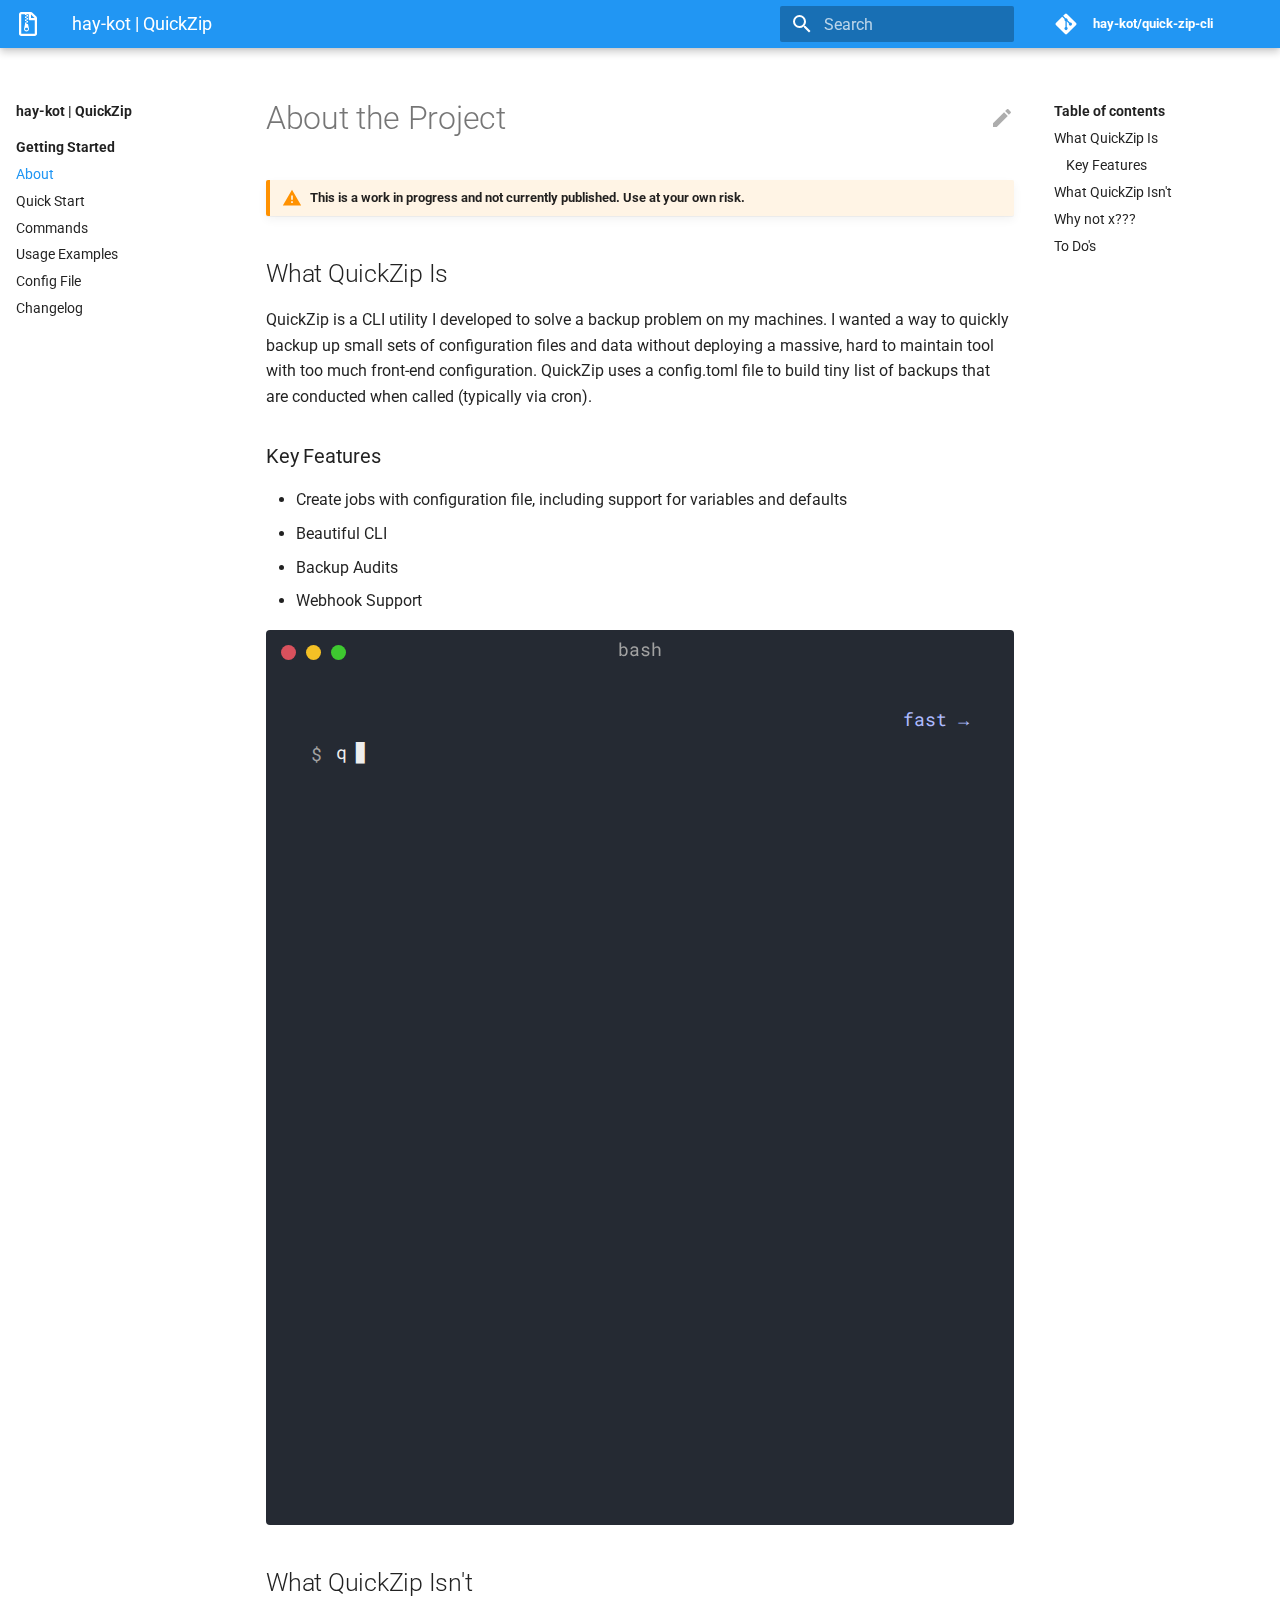
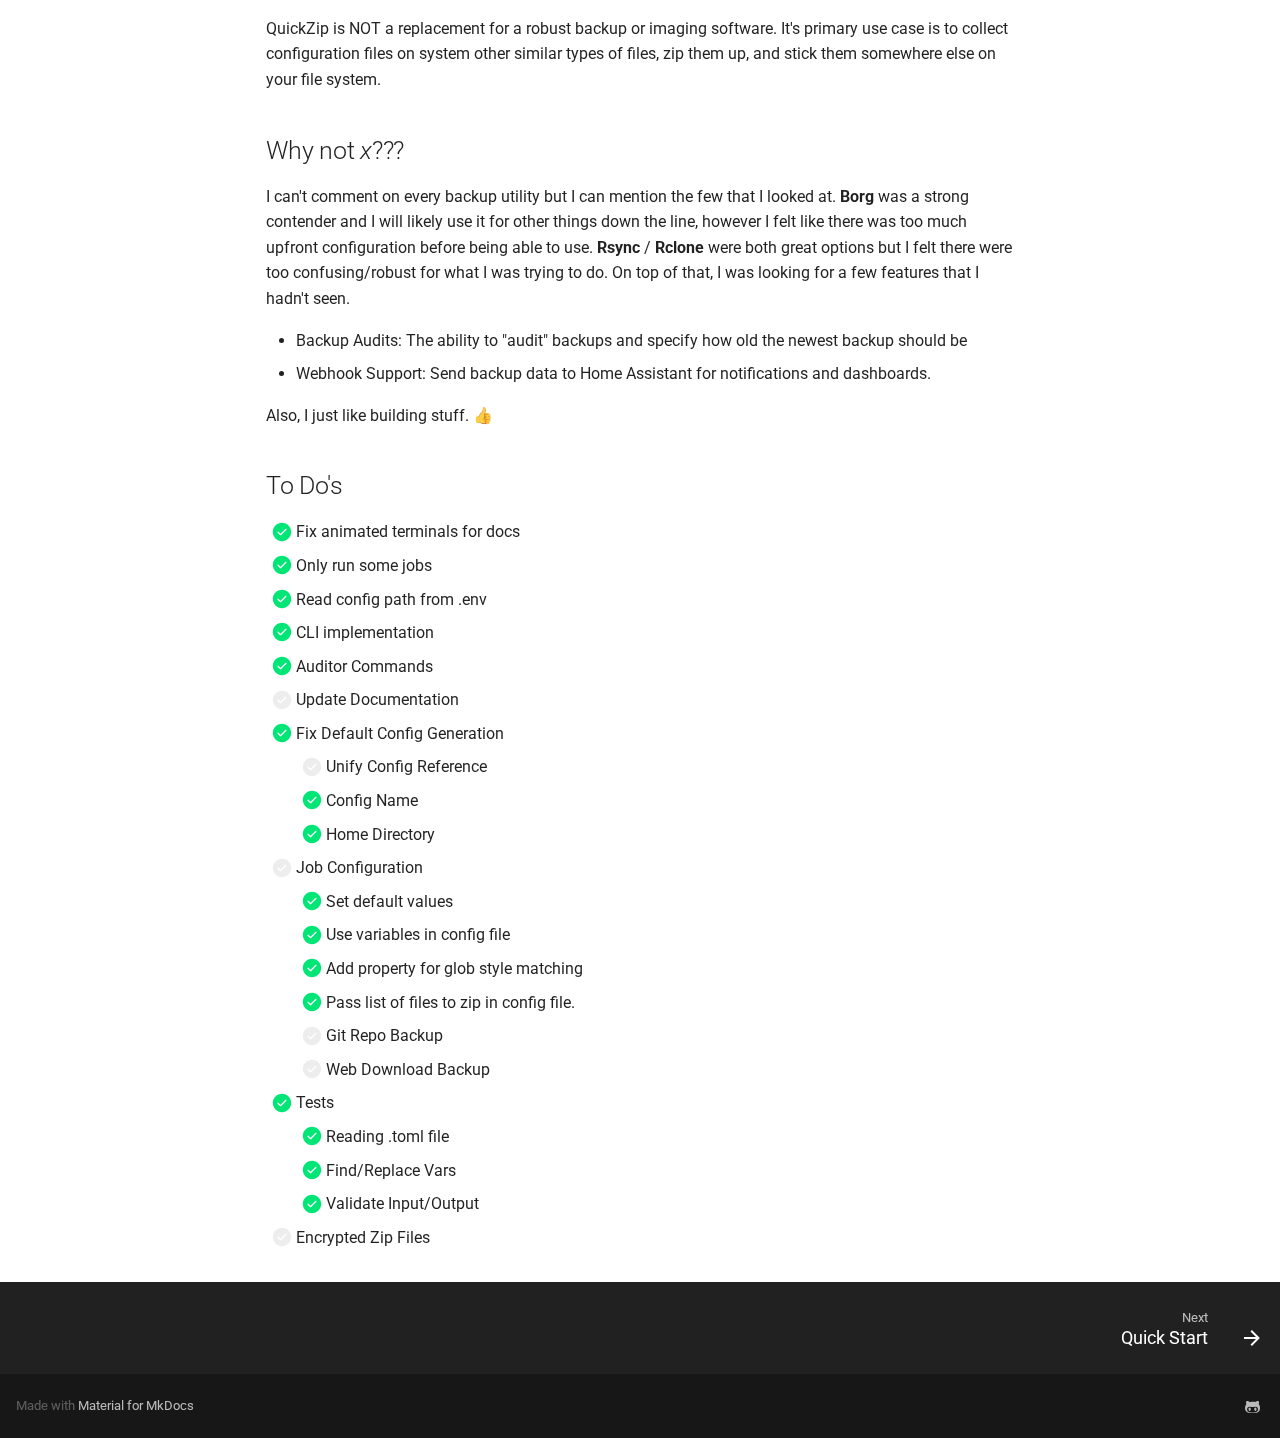
<file: index.html>
<!doctype html>
<html lang="en" class="no-js">
  <head>
    
      <meta charset="utf-8">
      <meta name="viewport" content="width=device-width,initial-scale=1">
      
      
      
      
      <link rel="icon" href="assets/images/favicon.png">
      <meta name="generator" content="mkdocs-1.1.2, mkdocs-material-7.0.6">
    
    
      
        <title>About - hay-kot | QuickZip</title>
      
    
    
      <link rel="stylesheet" href="assets/stylesheets/main.2c0c5eaf.min.css">
      
        
        <link rel="stylesheet" href="assets/stylesheets/palette.7fa14f5b.min.css">
        
      
    
    
    
      
        
        <link rel="preconnect" href="https://fonts.gstatic.com" crossorigin>
        <link rel="stylesheet" href="https://fonts.googleapis.com/css?family=Roboto:300,400,400i,700%7CRoboto+Mono&display=fallback">
        <style>:root{--md-text-font-family:"Roboto";--md-code-font-family:"Roboto Mono"}</style>
      
    
    
    
      <link rel="stylesheet" href="css/termynal.css">
    
      <link rel="stylesheet" href="css/custom.css">
    
    
      
    
    
  </head>
  
  
    
    
    
    
    
    <body dir="ltr" data-md-color-scheme="" data-md-color-primary="none" data-md-color-accent="none">
      
  
    
    <input class="md-toggle" data-md-toggle="drawer" type="checkbox" id="__drawer" autocomplete="off">
    <input class="md-toggle" data-md-toggle="search" type="checkbox" id="__search" autocomplete="off">
    <label class="md-overlay" for="__drawer"></label>
    <div data-md-component="skip">
      
        
        <a href="#about-the-project" class="md-skip">
          Skip to content
        </a>
      
    </div>
    <div data-md-component="announce">
      
    </div>
    
      <header class="md-header" data-md-component="header">
  <nav class="md-header__inner md-grid" aria-label="Header">
    <a href="." title="hay-kot | QuickZip" class="md-header__button md-logo" aria-label="hay-kot | QuickZip" data-md-component="logo">
      
  
  <svg xmlns="http://www.w3.org/2000/svg" viewBox="0 0 384 512"><path d="M128.3 160v32h32v-32zm64-96h-32v32h32zm-64 32v32h32V96zm64 32h-32v32h32zm177.6-30.1L286 14C277 5 264.8-.1 252.1-.1H48C21.5 0 0 21.5 0 48v416c0 26.5 21.5 48 48 48h288c26.5 0 48-21.5 48-48V131.9c0-12.7-5.1-25-14.1-34zM256 51.9l76.1 76.1H256zM336 464H48V48h79.7v16h32V48H208v104c0 13.3 10.7 24 24 24h104zM194.2 265.7c-1.1-5.6-6-9.7-11.8-9.7h-22.1v-32h-32v32l-19.7 97.1C102 385.6 126.8 416 160 416c33.1 0 57.9-30.2 51.5-62.6zm-33.9 124.4c-17.9 0-32.4-12.1-32.4-27s14.5-27 32.4-27 32.4 12.1 32.4 27-14.5 27-32.4 27zm32-198.1h-32v32h32z"/></svg>

    </a>
    <label class="md-header__button md-icon" for="__drawer">
      <svg xmlns="http://www.w3.org/2000/svg" viewBox="0 0 24 24"><path d="M3 6h18v2H3V6m0 5h18v2H3v-2m0 5h18v2H3v-2z"/></svg>
    </label>
    <div class="md-header__title" data-md-component="header-title">
      <div class="md-header__ellipsis">
        <div class="md-header__topic">
          <span class="md-ellipsis">
            hay-kot | QuickZip
          </span>
        </div>
        <div class="md-header__topic" data-md-component="header-topic">
          <span class="md-ellipsis">
            
              About
            
          </span>
        </div>
      </div>
    </div>
    <div class="md-header__options">
      
    </div>
    
      <label class="md-header__button md-icon" for="__search">
        <svg xmlns="http://www.w3.org/2000/svg" viewBox="0 0 24 24"><path d="M9.5 3A6.5 6.5 0 0 1 16 9.5c0 1.61-.59 3.09-1.56 4.23l.27.27h.79l5 5-1.5 1.5-5-5v-.79l-.27-.27A6.516 6.516 0 0 1 9.5 16 6.5 6.5 0 0 1 3 9.5 6.5 6.5 0 0 1 9.5 3m0 2C7 5 5 7 5 9.5S7 14 9.5 14 14 12 14 9.5 12 5 9.5 5z"/></svg>
      </label>
      
<div class="md-search" data-md-component="search" role="dialog">
  <label class="md-search__overlay" for="__search"></label>
  <div class="md-search__inner" role="search">
    <form class="md-search__form" name="search">
      <input type="text" class="md-search__input" name="query" aria-label="Search" placeholder="Search" autocapitalize="off" autocorrect="off" autocomplete="off" spellcheck="false" data-md-component="search-query" data-md-state="active" required>
      <label class="md-search__icon md-icon" for="__search">
        <svg xmlns="http://www.w3.org/2000/svg" viewBox="0 0 24 24"><path d="M9.5 3A6.5 6.5 0 0 1 16 9.5c0 1.61-.59 3.09-1.56 4.23l.27.27h.79l5 5-1.5 1.5-5-5v-.79l-.27-.27A6.516 6.516 0 0 1 9.5 16 6.5 6.5 0 0 1 3 9.5 6.5 6.5 0 0 1 9.5 3m0 2C7 5 5 7 5 9.5S7 14 9.5 14 14 12 14 9.5 12 5 9.5 5z"/></svg>
        <svg xmlns="http://www.w3.org/2000/svg" viewBox="0 0 24 24"><path d="M20 11v2H8l5.5 5.5-1.42 1.42L4.16 12l7.92-7.92L13.5 5.5 8 11h12z"/></svg>
      </label>
      <button type="reset" class="md-search__icon md-icon" aria-label="Clear" tabindex="-1">
        <svg xmlns="http://www.w3.org/2000/svg" viewBox="0 0 24 24"><path d="M19 6.41L17.59 5 12 10.59 6.41 5 5 6.41 10.59 12 5 17.59 6.41 19 12 13.41 17.59 19 19 17.59 13.41 12 19 6.41z"/></svg>
      </button>
    </form>
    <div class="md-search__output">
      <div class="md-search__scrollwrap" data-md-scrollfix>
        <div class="md-search-result" data-md-component="search-result">
          <div class="md-search-result__meta">
            Initializing search
          </div>
          <ol class="md-search-result__list"></ol>
        </div>
      </div>
    </div>
  </div>
</div>
    
    
      <div class="md-header__source">
        
<a href="https://github.com/hay-kot/quick-zip-cli/" title="Go to repository" class="md-source" data-md-component="source">
  <div class="md-source__icon md-icon">
    
    <svg xmlns="http://www.w3.org/2000/svg" viewBox="0 0 448 512"><path d="M439.55 236.05L244 40.45a28.87 28.87 0 0 0-40.81 0l-40.66 40.63 51.52 51.52c27.06-9.14 52.68 16.77 43.39 43.68l49.66 49.66c34.23-11.8 61.18 31 35.47 56.69-26.49 26.49-70.21-2.87-56-37.34L240.22 199v121.85c25.3 12.54 22.26 41.85 9.08 55a34.34 34.34 0 0 1-48.55 0c-17.57-17.6-11.07-46.91 11.25-56v-123c-20.8-8.51-24.6-30.74-18.64-45L142.57 101 8.45 235.14a28.86 28.86 0 0 0 0 40.81l195.61 195.6a28.86 28.86 0 0 0 40.8 0l194.69-194.69a28.86 28.86 0 0 0 0-40.81z"/></svg>
  </div>
  <div class="md-source__repository">
    hay-kot/quick-zip-cli
  </div>
</a>
      </div>
    
  </nav>
</header>
    
    <div class="md-container" data-md-component="container">
      
      
        
      
      <main class="md-main" data-md-component="main">
        <div class="md-main__inner md-grid">
          
            
              
              <div class="md-sidebar md-sidebar--primary" data-md-component="sidebar" data-md-type="navigation" >
                <div class="md-sidebar__scrollwrap">
                  <div class="md-sidebar__inner">
                    


<nav class="md-nav md-nav--primary" aria-label="Navigation" data-md-level="0">
  <label class="md-nav__title" for="__drawer">
    <a href="." title="hay-kot | QuickZip" class="md-nav__button md-logo" aria-label="hay-kot | QuickZip" data-md-component="logo">
      
  
  <svg xmlns="http://www.w3.org/2000/svg" viewBox="0 0 384 512"><path d="M128.3 160v32h32v-32zm64-96h-32v32h32zm-64 32v32h32V96zm64 32h-32v32h32zm177.6-30.1L286 14C277 5 264.8-.1 252.1-.1H48C21.5 0 0 21.5 0 48v416c0 26.5 21.5 48 48 48h288c26.5 0 48-21.5 48-48V131.9c0-12.7-5.1-25-14.1-34zM256 51.9l76.1 76.1H256zM336 464H48V48h79.7v16h32V48H208v104c0 13.3 10.7 24 24 24h104zM194.2 265.7c-1.1-5.6-6-9.7-11.8-9.7h-22.1v-32h-32v32l-19.7 97.1C102 385.6 126.8 416 160 416c33.1 0 57.9-30.2 51.5-62.6zm-33.9 124.4c-17.9 0-32.4-12.1-32.4-27s14.5-27 32.4-27 32.4 12.1 32.4 27-14.5 27-32.4 27zm32-198.1h-32v32h32z"/></svg>

    </a>
    hay-kot | QuickZip
  </label>
  
    <div class="md-nav__source">
      
<a href="https://github.com/hay-kot/quick-zip-cli/" title="Go to repository" class="md-source" data-md-component="source">
  <div class="md-source__icon md-icon">
    
    <svg xmlns="http://www.w3.org/2000/svg" viewBox="0 0 448 512"><path d="M439.55 236.05L244 40.45a28.87 28.87 0 0 0-40.81 0l-40.66 40.63 51.52 51.52c27.06-9.14 52.68 16.77 43.39 43.68l49.66 49.66c34.23-11.8 61.18 31 35.47 56.69-26.49 26.49-70.21-2.87-56-37.34L240.22 199v121.85c25.3 12.54 22.26 41.85 9.08 55a34.34 34.34 0 0 1-48.55 0c-17.57-17.6-11.07-46.91 11.25-56v-123c-20.8-8.51-24.6-30.74-18.64-45L142.57 101 8.45 235.14a28.86 28.86 0 0 0 0 40.81l195.61 195.6a28.86 28.86 0 0 0 40.8 0l194.69-194.69a28.86 28.86 0 0 0 0-40.81z"/></svg>
  </div>
  <div class="md-source__repository">
    hay-kot/quick-zip-cli
  </div>
</a>
    </div>
  
  <ul class="md-nav__list" data-md-scrollfix>
    
      
      
      

  
  
    
  
  
    
      
    
    <li class="md-nav__item md-nav__item--active md-nav__item--section md-nav__item--nested">
      
      
        <input class="md-nav__toggle md-toggle" data-md-toggle="__nav_1" type="checkbox" id="__nav_1" checked>
      
      <label class="md-nav__link" for="__nav_1">
        Getting Started
        <span class="md-nav__icon md-icon"></span>
      </label>
      <nav class="md-nav" aria-label="Getting Started" data-md-level="1">
        <label class="md-nav__title" for="__nav_1">
          <span class="md-nav__icon md-icon"></span>
          Getting Started
        </label>
        <ul class="md-nav__list" data-md-scrollfix>
          
            
  
  
    
  
  
    <li class="md-nav__item md-nav__item--active">
      
      <input class="md-nav__toggle md-toggle" data-md-toggle="toc" type="checkbox" id="__toc">
      
        
      
      
        <label class="md-nav__link md-nav__link--active" for="__toc">
          About
          <span class="md-nav__icon md-icon"></span>
        </label>
      
      <a href="." class="md-nav__link md-nav__link--active">
        About
      </a>
      
        
<nav class="md-nav md-nav--secondary" aria-label="Table of contents">
  
  
    
  
  
    <label class="md-nav__title" for="__toc">
      <span class="md-nav__icon md-icon"></span>
      Table of contents
    </label>
    <ul class="md-nav__list" data-md-component="toc" data-md-scrollfix>
      
        <li class="md-nav__item">
  <a href="#what-quickzip-is" class="md-nav__link">
    What QuickZip Is
  </a>
  
    <nav class="md-nav" aria-label="What QuickZip Is">
      <ul class="md-nav__list">
        
          <li class="md-nav__item">
  <a href="#key-features" class="md-nav__link">
    Key Features
  </a>
  
</li>
        
      </ul>
    </nav>
  
</li>
      
        <li class="md-nav__item">
  <a href="#what-quickzip-isnt" class="md-nav__link">
    What QuickZip Isn't
  </a>
  
</li>
      
        <li class="md-nav__item">
  <a href="#why-not-x" class="md-nav__link">
    Why not x???
  </a>
  
</li>
      
        <li class="md-nav__item">
  <a href="#to-dos" class="md-nav__link">
    To Do's
  </a>
  
</li>
      
    </ul>
  
</nav>
      
    </li>
  

          
            
  
  
  
    <li class="md-nav__item">
      <a href="getting-started/quick-start/" class="md-nav__link">
        Quick Start
      </a>
    </li>
  

          
            
  
  
  
    <li class="md-nav__item">
      <a href="getting-started/commands/" class="md-nav__link">
        Commands
      </a>
    </li>
  

          
            
  
  
  
    <li class="md-nav__item">
      <a href="getting-started/usage-examples/" class="md-nav__link">
        Usage Examples
      </a>
    </li>
  

          
            
  
  
  
    <li class="md-nav__item">
      <a href="getting-started/configuration-file/" class="md-nav__link">
        Config File
      </a>
    </li>
  

          
            
  
  
  
    <li class="md-nav__item">
      <a href="getting-started/changelog/" class="md-nav__link">
        Changelog
      </a>
    </li>
  

          
        </ul>
      </nav>
    </li>
  

    
  </ul>
</nav>
                  </div>
                </div>
              </div>
            
            
              
              <div class="md-sidebar md-sidebar--secondary" data-md-component="sidebar" data-md-type="toc" >
                <div class="md-sidebar__scrollwrap">
                  <div class="md-sidebar__inner">
                    
<nav class="md-nav md-nav--secondary" aria-label="Table of contents">
  
  
    
  
  
    <label class="md-nav__title" for="__toc">
      <span class="md-nav__icon md-icon"></span>
      Table of contents
    </label>
    <ul class="md-nav__list" data-md-component="toc" data-md-scrollfix>
      
        <li class="md-nav__item">
  <a href="#what-quickzip-is" class="md-nav__link">
    What QuickZip Is
  </a>
  
    <nav class="md-nav" aria-label="What QuickZip Is">
      <ul class="md-nav__list">
        
          <li class="md-nav__item">
  <a href="#key-features" class="md-nav__link">
    Key Features
  </a>
  
</li>
        
      </ul>
    </nav>
  
</li>
      
        <li class="md-nav__item">
  <a href="#what-quickzip-isnt" class="md-nav__link">
    What QuickZip Isn't
  </a>
  
</li>
      
        <li class="md-nav__item">
  <a href="#why-not-x" class="md-nav__link">
    Why not x???
  </a>
  
</li>
      
        <li class="md-nav__item">
  <a href="#to-dos" class="md-nav__link">
    To Do's
  </a>
  
</li>
      
    </ul>
  
</nav>
                  </div>
                </div>
              </div>
            
          
          <div class="md-content" data-md-component="content">
            <article class="md-content__inner md-typeset">
              
                
                  <a href="https://github.com/hay-kot/quick-zip-cli/edit/master/docs/index.md" title="Edit this page" class="md-content__button md-icon">
                    <svg xmlns="http://www.w3.org/2000/svg" viewBox="0 0 24 24"><path d="M20.71 7.04c.39-.39.39-1.04 0-1.41l-2.34-2.34c-.37-.39-1.02-.39-1.41 0l-1.84 1.83 3.75 3.75M3 17.25V21h3.75L17.81 9.93l-3.75-3.75L3 17.25z"/></svg>
                  </a>
                
                
                <h1 id="about-the-project">About the Project</h1>
<div class="admonition warning">
<p class="admonition-title">This is a work in progress and not currently published. Use at your own risk.</p>
</div>
<h2 id="what-quickzip-is">What QuickZip Is</h2>
<p>QuickZip is a CLI utility I developed to solve a backup problem on my machines. I wanted a way to quickly backup up small sets of configuration files and data without deploying a massive, hard to maintain tool with too much front-end configuration. QuickZip uses a config.toml file to build tiny list of backups that are conducted when called (typically via cron). </p>
<h3 id="key-features">Key Features</h3>
<ul>
<li>Create jobs with configuration file, including support for variables and defaults</li>
<li>Beautiful CLI</li>
<li>Backup Audits</li>
<li>Webhook Support</li>
</ul>
<div class="termy">

<div class="highlight"><pre><span></span><code><span class="gp">$ </span>qz --help

<span class="go">Usage: qz [OPTIONS] COMMAND [ARGS]...</span>

<span class="go">Options:</span>
<span class="go">  --version</span>
<span class="go">  --install-completion [bash|zsh|fish|powershell|pwsh]</span>
<span class="go">                                  Install completion for the specified shell.</span>
<span class="go">  --show-completion [bash|zsh|fish|powershell|pwsh]</span>
<span class="go">                                  Show completion for the specified shell, to</span>
<span class="go">                                  copy it or customize the installation.</span>

<span class="go">  --help                          Show this message and exit.</span>

<span class="go">Commands:</span>
<span class="go">  audit   🧐 Performs ONLY the audits for configured jobs</span>
<span class="go">  config  📄 displays the configuration file</span>
<span class="go">  docs    💬 Opens quickZip documentation in browser</span>
<span class="go">  jobs    🚧 Under construction...</span>
<span class="go">  run     ✨ The main entrypoint for the application.</span>
</code></pre></div>

</div>

<h2 id="what-quickzip-isnt">What QuickZip Isn't</h2>
<p>QuickZip is NOT a replacement for a robust backup or imaging software. It's primary use case is to collect configuration files on system other similar types of files, zip them up, and stick them somewhere else on your file system. </p>
<h2 id="why-not-x">Why not <em>x</em>???</h2>
<p>I can't comment on every backup utility but I can mention the few that I looked at. <strong>Borg</strong> was a strong contender and I will likely use it for other things down the line, however I felt like there was too much upfront configuration before being able to use. <strong>Rsync</strong> / <strong>Rclone</strong> were both great options but I felt there were too confusing/robust for what I was trying to do. On top of that, I was looking for a few features that I hadn't seen. </p>
<ul>
<li>Backup Audits: The ability to "audit" backups and specify how old the newest backup should be </li>
<li>Webhook Support: Send backup data to Home Assistant for notifications and dashboards. </li>
</ul>
<p>Also, I just like building stuff. 👍</p>
<h2 id="to-dos">To Do's</h2>
<ul class="task-list">
<li class="task-list-item"><label class="task-list-control"><input type="checkbox" disabled checked/><span class="task-list-indicator"></span></label> Fix animated terminals for docs</li>
<li class="task-list-item"><label class="task-list-control"><input type="checkbox" disabled checked/><span class="task-list-indicator"></span></label> Only run some jobs</li>
<li class="task-list-item"><label class="task-list-control"><input type="checkbox" disabled checked/><span class="task-list-indicator"></span></label> Read config path from .env</li>
<li class="task-list-item"><label class="task-list-control"><input type="checkbox" disabled checked/><span class="task-list-indicator"></span></label> CLI implementation</li>
<li class="task-list-item"><label class="task-list-control"><input type="checkbox" disabled checked/><span class="task-list-indicator"></span></label> Auditor Commands</li>
<li class="task-list-item"><label class="task-list-control"><input type="checkbox" disabled/><span class="task-list-indicator"></span></label> Update Documentation</li>
<li class="task-list-item"><label class="task-list-control"><input type="checkbox" disabled checked/><span class="task-list-indicator"></span></label> Fix Default Config Generation<ul class="task-list">
<li class="task-list-item"><label class="task-list-control"><input type="checkbox" disabled/><span class="task-list-indicator"></span></label> Unify Config Reference</li>
<li class="task-list-item"><label class="task-list-control"><input type="checkbox" disabled checked/><span class="task-list-indicator"></span></label> Config Name</li>
<li class="task-list-item"><label class="task-list-control"><input type="checkbox" disabled checked/><span class="task-list-indicator"></span></label> Home Directory</li>
</ul>
</li>
<li class="task-list-item"><label class="task-list-control"><input type="checkbox" disabled/><span class="task-list-indicator"></span></label> Job Configuration<ul class="task-list">
<li class="task-list-item"><label class="task-list-control"><input type="checkbox" disabled checked/><span class="task-list-indicator"></span></label> Set default values</li>
<li class="task-list-item"><label class="task-list-control"><input type="checkbox" disabled checked/><span class="task-list-indicator"></span></label> Use variables in config file</li>
<li class="task-list-item"><label class="task-list-control"><input type="checkbox" disabled checked/><span class="task-list-indicator"></span></label> Add property for glob style matching</li>
<li class="task-list-item"><label class="task-list-control"><input type="checkbox" disabled checked/><span class="task-list-indicator"></span></label> Pass list of files to zip in config file.</li>
<li class="task-list-item"><label class="task-list-control"><input type="checkbox" disabled/><span class="task-list-indicator"></span></label> Git Repo Backup</li>
<li class="task-list-item"><label class="task-list-control"><input type="checkbox" disabled/><span class="task-list-indicator"></span></label> Web Download Backup</li>
</ul>
</li>
<li class="task-list-item">
<p><label class="task-list-control"><input type="checkbox" disabled checked/><span class="task-list-indicator"></span></label> Tests</p>
<ul class="task-list">
<li class="task-list-item"><label class="task-list-control"><input type="checkbox" disabled checked/><span class="task-list-indicator"></span></label> Reading .toml file</li>
<li class="task-list-item"><label class="task-list-control"><input type="checkbox" disabled checked/><span class="task-list-indicator"></span></label> Find/Replace Vars</li>
<li class="task-list-item"><label class="task-list-control"><input type="checkbox" disabled checked/><span class="task-list-indicator"></span></label> Validate Input/Output</li>
</ul>
</li>
<li class="task-list-item">
<p><label class="task-list-control"><input type="checkbox" disabled/><span class="task-list-indicator"></span></label> Encrypted Zip Files</p>
</li>
</ul>
                
              
              
                


              
            </article>
          </div>
        </div>
      </main>
      
        
<footer class="md-footer">
  
    <nav class="md-footer__inner md-grid" aria-label="Footer">
      
      
        <a href="getting-started/quick-start/" class="md-footer__link md-footer__link--next" rel="next">
          <div class="md-footer__title">
            <div class="md-ellipsis">
              <span class="md-footer__direction">
                Next
              </span>
              Quick Start
            </div>
          </div>
          <div class="md-footer__button md-icon">
            <svg xmlns="http://www.w3.org/2000/svg" viewBox="0 0 24 24"><path d="M4 11v2h12l-5.5 5.5 1.42 1.42L19.84 12l-7.92-7.92L10.5 5.5 16 11H4z"/></svg>
          </div>
        </a>
      
    </nav>
  
  <div class="md-footer-meta md-typeset">
    <div class="md-footer-meta__inner md-grid">
      <div class="md-footer-copyright">
        
        Made with
        <a href="https://squidfunk.github.io/mkdocs-material/" target="_blank" rel="noopener">
          Material for MkDocs
        </a>
        
      </div>
      
  <div class="md-footer-social">
    
      
      
        
        
      
      <a href="https://github.com/hay-kot/wiki" target="_blank" rel="noopener" title="github.com" class="md-footer-social__link">
        <svg xmlns="http://www.w3.org/2000/svg" viewBox="0 0 480 512"><path d="M186.1 328.7c0 20.9-10.9 55.1-36.7 55.1s-36.7-34.2-36.7-55.1 10.9-55.1 36.7-55.1 36.7 34.2 36.7 55.1zM480 278.2c0 31.9-3.2 65.7-17.5 95-37.9 76.6-142.1 74.8-216.7 74.8-75.8 0-186.2 2.7-225.6-74.8-14.6-29-20.2-63.1-20.2-95 0-41.9 13.9-81.5 41.5-113.6-5.2-15.8-7.7-32.4-7.7-48.8 0-21.5 4.9-32.3 14.6-51.8 45.3 0 74.3 9 108.8 36 29-6.9 58.8-10 88.7-10 27 0 54.2 2.9 80.4 9.2 34-26.7 63-35.2 107.8-35.2 9.8 19.5 14.6 30.3 14.6 51.8 0 16.4-2.6 32.7-7.7 48.2 27.5 32.4 39 72.3 39 114.2zm-64.3 50.5c0-43.9-26.7-82.6-73.5-82.6-18.9 0-37 3.4-56 6-14.9 2.3-29.8 3.2-45.1 3.2-15.2 0-30.1-.9-45.1-3.2-18.7-2.6-37-6-56-6-46.8 0-73.5 38.7-73.5 82.6 0 87.8 80.4 101.3 150.4 101.3h48.2c70.3 0 150.6-13.4 150.6-101.3zm-82.6-55.1c-25.8 0-36.7 34.2-36.7 55.1s10.9 55.1 36.7 55.1 36.7-34.2 36.7-55.1-10.9-55.1-36.7-55.1z"/></svg>
      </a>
    
  </div>

    </div>
  </div>
</footer>
      
    </div>
    <div class="md-dialog" data-md-component="dialog">
      <div class="md-dialog__inner md-typeset"></div>
    </div>
    <script id="__config" type="application/json">{"base": ".", "features": ["navigation.instant", "navigation.expand", "navigation.sections"], "translations": {"clipboard.copy": "Copy to clipboard", "clipboard.copied": "Copied to clipboard", "search.config.lang": "en", "search.config.pipeline": "trimmer, stopWordFilter", "search.config.separator": "[\\s\\-]+", "search.placeholder": "Search", "search.result.placeholder": "Type to start searching", "search.result.none": "No matching documents", "search.result.one": "1 matching document", "search.result.other": "# matching documents", "search.result.more.one": "1 more on this page", "search.result.more.other": "# more on this page", "search.result.term.missing": "Missing"}, "search": "assets/javascripts/workers/search.fb4a9340.min.js", "version": null}</script>
    
    
      <script src="assets/javascripts/bundle.a1c7c35e.min.js"></script>
      
        <script src="js/termynal.js"></script>
      
        <script src="js/custom.js"></script>
      
    
  </body>
</html>
</file>
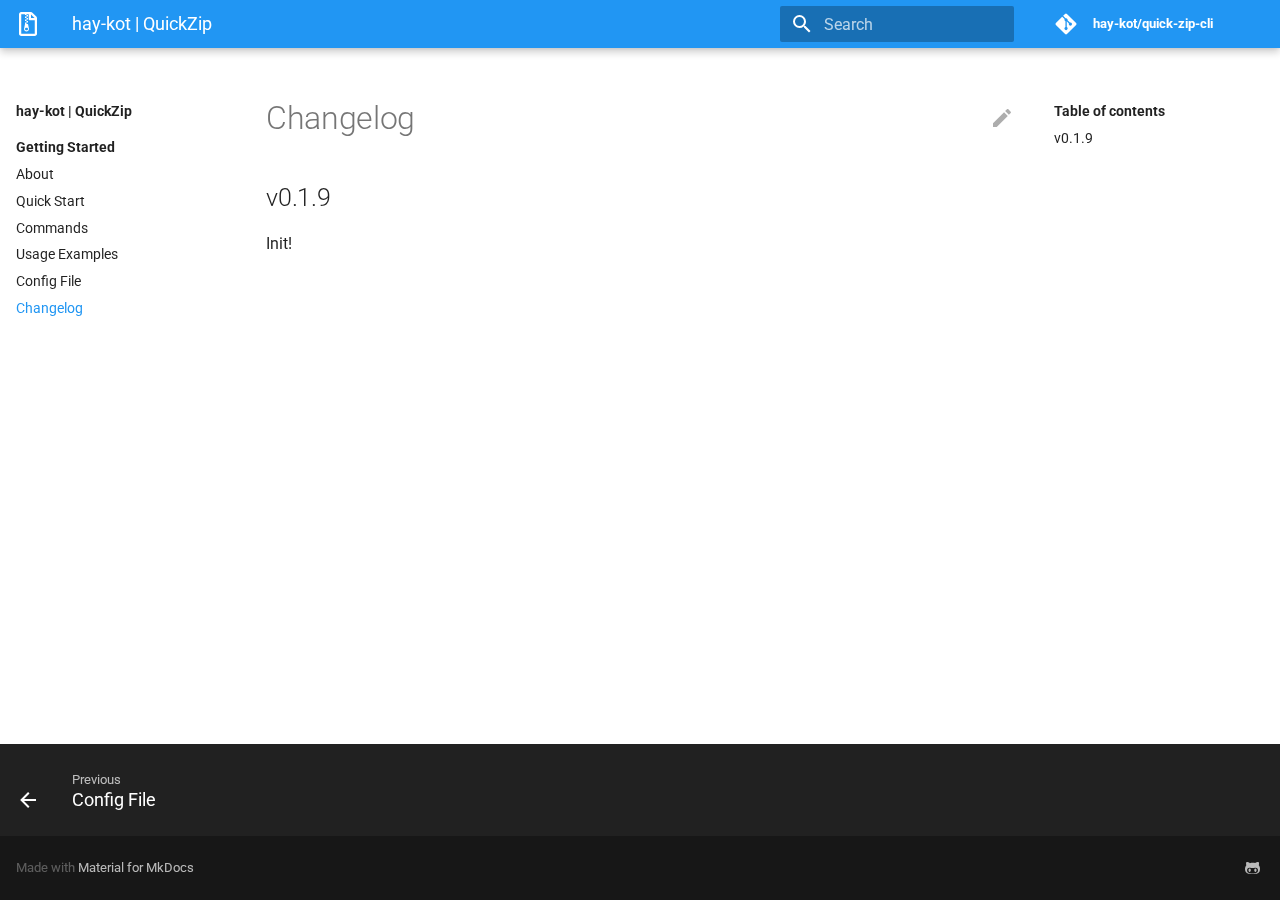
<file: getting-started/changelog/index.html>
<!doctype html>
<html lang="en" class="no-js">
  <head>
    
      <meta charset="utf-8">
      <meta name="viewport" content="width=device-width,initial-scale=1">
      
      
      
      
      <link rel="icon" href="../../assets/images/favicon.png">
      <meta name="generator" content="mkdocs-1.1.2, mkdocs-material-7.0.6">
    
    
      
        <title>Changelog - hay-kot | QuickZip</title>
      
    
    
      <link rel="stylesheet" href="../../assets/stylesheets/main.2c0c5eaf.min.css">
      
        
        <link rel="stylesheet" href="../../assets/stylesheets/palette.7fa14f5b.min.css">
        
      
    
    
    
      
        
        <link rel="preconnect" href="https://fonts.gstatic.com" crossorigin>
        <link rel="stylesheet" href="https://fonts.googleapis.com/css?family=Roboto:300,400,400i,700%7CRoboto+Mono&display=fallback">
        <style>:root{--md-text-font-family:"Roboto";--md-code-font-family:"Roboto Mono"}</style>
      
    
    
    
      <link rel="stylesheet" href="../../css/termynal.css">
    
      <link rel="stylesheet" href="../../css/custom.css">
    
    
      
    
    
  </head>
  
  
    
    
    
    
    
    <body dir="ltr" data-md-color-scheme="" data-md-color-primary="none" data-md-color-accent="none">
      
  
    
    <input class="md-toggle" data-md-toggle="drawer" type="checkbox" id="__drawer" autocomplete="off">
    <input class="md-toggle" data-md-toggle="search" type="checkbox" id="__search" autocomplete="off">
    <label class="md-overlay" for="__drawer"></label>
    <div data-md-component="skip">
      
        
        <a href="#changelog" class="md-skip">
          Skip to content
        </a>
      
    </div>
    <div data-md-component="announce">
      
    </div>
    
      <header class="md-header" data-md-component="header">
  <nav class="md-header__inner md-grid" aria-label="Header">
    <a href="../.." title="hay-kot | QuickZip" class="md-header__button md-logo" aria-label="hay-kot | QuickZip" data-md-component="logo">
      
  
  <svg xmlns="http://www.w3.org/2000/svg" viewBox="0 0 384 512"><path d="M128.3 160v32h32v-32zm64-96h-32v32h32zm-64 32v32h32V96zm64 32h-32v32h32zm177.6-30.1L286 14C277 5 264.8-.1 252.1-.1H48C21.5 0 0 21.5 0 48v416c0 26.5 21.5 48 48 48h288c26.5 0 48-21.5 48-48V131.9c0-12.7-5.1-25-14.1-34zM256 51.9l76.1 76.1H256zM336 464H48V48h79.7v16h32V48H208v104c0 13.3 10.7 24 24 24h104zM194.2 265.7c-1.1-5.6-6-9.7-11.8-9.7h-22.1v-32h-32v32l-19.7 97.1C102 385.6 126.8 416 160 416c33.1 0 57.9-30.2 51.5-62.6zm-33.9 124.4c-17.9 0-32.4-12.1-32.4-27s14.5-27 32.4-27 32.4 12.1 32.4 27-14.5 27-32.4 27zm32-198.1h-32v32h32z"/></svg>

    </a>
    <label class="md-header__button md-icon" for="__drawer">
      <svg xmlns="http://www.w3.org/2000/svg" viewBox="0 0 24 24"><path d="M3 6h18v2H3V6m0 5h18v2H3v-2m0 5h18v2H3v-2z"/></svg>
    </label>
    <div class="md-header__title" data-md-component="header-title">
      <div class="md-header__ellipsis">
        <div class="md-header__topic">
          <span class="md-ellipsis">
            hay-kot | QuickZip
          </span>
        </div>
        <div class="md-header__topic" data-md-component="header-topic">
          <span class="md-ellipsis">
            
              Changelog
            
          </span>
        </div>
      </div>
    </div>
    <div class="md-header__options">
      
    </div>
    
      <label class="md-header__button md-icon" for="__search">
        <svg xmlns="http://www.w3.org/2000/svg" viewBox="0 0 24 24"><path d="M9.5 3A6.5 6.5 0 0 1 16 9.5c0 1.61-.59 3.09-1.56 4.23l.27.27h.79l5 5-1.5 1.5-5-5v-.79l-.27-.27A6.516 6.516 0 0 1 9.5 16 6.5 6.5 0 0 1 3 9.5 6.5 6.5 0 0 1 9.5 3m0 2C7 5 5 7 5 9.5S7 14 9.5 14 14 12 14 9.5 12 5 9.5 5z"/></svg>
      </label>
      
<div class="md-search" data-md-component="search" role="dialog">
  <label class="md-search__overlay" for="__search"></label>
  <div class="md-search__inner" role="search">
    <form class="md-search__form" name="search">
      <input type="text" class="md-search__input" name="query" aria-label="Search" placeholder="Search" autocapitalize="off" autocorrect="off" autocomplete="off" spellcheck="false" data-md-component="search-query" data-md-state="active" required>
      <label class="md-search__icon md-icon" for="__search">
        <svg xmlns="http://www.w3.org/2000/svg" viewBox="0 0 24 24"><path d="M9.5 3A6.5 6.5 0 0 1 16 9.5c0 1.61-.59 3.09-1.56 4.23l.27.27h.79l5 5-1.5 1.5-5-5v-.79l-.27-.27A6.516 6.516 0 0 1 9.5 16 6.5 6.5 0 0 1 3 9.5 6.5 6.5 0 0 1 9.5 3m0 2C7 5 5 7 5 9.5S7 14 9.5 14 14 12 14 9.5 12 5 9.5 5z"/></svg>
        <svg xmlns="http://www.w3.org/2000/svg" viewBox="0 0 24 24"><path d="M20 11v2H8l5.5 5.5-1.42 1.42L4.16 12l7.92-7.92L13.5 5.5 8 11h12z"/></svg>
      </label>
      <button type="reset" class="md-search__icon md-icon" aria-label="Clear" tabindex="-1">
        <svg xmlns="http://www.w3.org/2000/svg" viewBox="0 0 24 24"><path d="M19 6.41L17.59 5 12 10.59 6.41 5 5 6.41 10.59 12 5 17.59 6.41 19 12 13.41 17.59 19 19 17.59 13.41 12 19 6.41z"/></svg>
      </button>
    </form>
    <div class="md-search__output">
      <div class="md-search__scrollwrap" data-md-scrollfix>
        <div class="md-search-result" data-md-component="search-result">
          <div class="md-search-result__meta">
            Initializing search
          </div>
          <ol class="md-search-result__list"></ol>
        </div>
      </div>
    </div>
  </div>
</div>
    
    
      <div class="md-header__source">
        
<a href="https://github.com/hay-kot/quick-zip-cli/" title="Go to repository" class="md-source" data-md-component="source">
  <div class="md-source__icon md-icon">
    
    <svg xmlns="http://www.w3.org/2000/svg" viewBox="0 0 448 512"><path d="M439.55 236.05L244 40.45a28.87 28.87 0 0 0-40.81 0l-40.66 40.63 51.52 51.52c27.06-9.14 52.68 16.77 43.39 43.68l49.66 49.66c34.23-11.8 61.18 31 35.47 56.69-26.49 26.49-70.21-2.87-56-37.34L240.22 199v121.85c25.3 12.54 22.26 41.85 9.08 55a34.34 34.34 0 0 1-48.55 0c-17.57-17.6-11.07-46.91 11.25-56v-123c-20.8-8.51-24.6-30.74-18.64-45L142.57 101 8.45 235.14a28.86 28.86 0 0 0 0 40.81l195.61 195.6a28.86 28.86 0 0 0 40.8 0l194.69-194.69a28.86 28.86 0 0 0 0-40.81z"/></svg>
  </div>
  <div class="md-source__repository">
    hay-kot/quick-zip-cli
  </div>
</a>
      </div>
    
  </nav>
</header>
    
    <div class="md-container" data-md-component="container">
      
      
        
      
      <main class="md-main" data-md-component="main">
        <div class="md-main__inner md-grid">
          
            
              
              <div class="md-sidebar md-sidebar--primary" data-md-component="sidebar" data-md-type="navigation" >
                <div class="md-sidebar__scrollwrap">
                  <div class="md-sidebar__inner">
                    


<nav class="md-nav md-nav--primary" aria-label="Navigation" data-md-level="0">
  <label class="md-nav__title" for="__drawer">
    <a href="../.." title="hay-kot | QuickZip" class="md-nav__button md-logo" aria-label="hay-kot | QuickZip" data-md-component="logo">
      
  
  <svg xmlns="http://www.w3.org/2000/svg" viewBox="0 0 384 512"><path d="M128.3 160v32h32v-32zm64-96h-32v32h32zm-64 32v32h32V96zm64 32h-32v32h32zm177.6-30.1L286 14C277 5 264.8-.1 252.1-.1H48C21.5 0 0 21.5 0 48v416c0 26.5 21.5 48 48 48h288c26.5 0 48-21.5 48-48V131.9c0-12.7-5.1-25-14.1-34zM256 51.9l76.1 76.1H256zM336 464H48V48h79.7v16h32V48H208v104c0 13.3 10.7 24 24 24h104zM194.2 265.7c-1.1-5.6-6-9.7-11.8-9.7h-22.1v-32h-32v32l-19.7 97.1C102 385.6 126.8 416 160 416c33.1 0 57.9-30.2 51.5-62.6zm-33.9 124.4c-17.9 0-32.4-12.1-32.4-27s14.5-27 32.4-27 32.4 12.1 32.4 27-14.5 27-32.4 27zm32-198.1h-32v32h32z"/></svg>

    </a>
    hay-kot | QuickZip
  </label>
  
    <div class="md-nav__source">
      
<a href="https://github.com/hay-kot/quick-zip-cli/" title="Go to repository" class="md-source" data-md-component="source">
  <div class="md-source__icon md-icon">
    
    <svg xmlns="http://www.w3.org/2000/svg" viewBox="0 0 448 512"><path d="M439.55 236.05L244 40.45a28.87 28.87 0 0 0-40.81 0l-40.66 40.63 51.52 51.52c27.06-9.14 52.68 16.77 43.39 43.68l49.66 49.66c34.23-11.8 61.18 31 35.47 56.69-26.49 26.49-70.21-2.87-56-37.34L240.22 199v121.85c25.3 12.54 22.26 41.85 9.08 55a34.34 34.34 0 0 1-48.55 0c-17.57-17.6-11.07-46.91 11.25-56v-123c-20.8-8.51-24.6-30.74-18.64-45L142.57 101 8.45 235.14a28.86 28.86 0 0 0 0 40.81l195.61 195.6a28.86 28.86 0 0 0 40.8 0l194.69-194.69a28.86 28.86 0 0 0 0-40.81z"/></svg>
  </div>
  <div class="md-source__repository">
    hay-kot/quick-zip-cli
  </div>
</a>
    </div>
  
  <ul class="md-nav__list" data-md-scrollfix>
    
      
      
      

  
  
    
  
  
    
      
    
    <li class="md-nav__item md-nav__item--active md-nav__item--section md-nav__item--nested">
      
      
        <input class="md-nav__toggle md-toggle" data-md-toggle="__nav_1" type="checkbox" id="__nav_1" checked>
      
      <label class="md-nav__link" for="__nav_1">
        Getting Started
        <span class="md-nav__icon md-icon"></span>
      </label>
      <nav class="md-nav" aria-label="Getting Started" data-md-level="1">
        <label class="md-nav__title" for="__nav_1">
          <span class="md-nav__icon md-icon"></span>
          Getting Started
        </label>
        <ul class="md-nav__list" data-md-scrollfix>
          
            
  
  
  
    <li class="md-nav__item">
      <a href="../.." class="md-nav__link">
        About
      </a>
    </li>
  

          
            
  
  
  
    <li class="md-nav__item">
      <a href="../quick-start/" class="md-nav__link">
        Quick Start
      </a>
    </li>
  

          
            
  
  
  
    <li class="md-nav__item">
      <a href="../commands/" class="md-nav__link">
        Commands
      </a>
    </li>
  

          
            
  
  
  
    <li class="md-nav__item">
      <a href="../usage-examples/" class="md-nav__link">
        Usage Examples
      </a>
    </li>
  

          
            
  
  
  
    <li class="md-nav__item">
      <a href="../configuration-file/" class="md-nav__link">
        Config File
      </a>
    </li>
  

          
            
  
  
    
  
  
    <li class="md-nav__item md-nav__item--active">
      
      <input class="md-nav__toggle md-toggle" data-md-toggle="toc" type="checkbox" id="__toc">
      
        
      
      
        <label class="md-nav__link md-nav__link--active" for="__toc">
          Changelog
          <span class="md-nav__icon md-icon"></span>
        </label>
      
      <a href="./" class="md-nav__link md-nav__link--active">
        Changelog
      </a>
      
        
<nav class="md-nav md-nav--secondary" aria-label="Table of contents">
  
  
    
  
  
    <label class="md-nav__title" for="__toc">
      <span class="md-nav__icon md-icon"></span>
      Table of contents
    </label>
    <ul class="md-nav__list" data-md-component="toc" data-md-scrollfix>
      
        <li class="md-nav__item">
  <a href="#v019" class="md-nav__link">
    v0.1.9
  </a>
  
</li>
      
    </ul>
  
</nav>
      
    </li>
  

          
        </ul>
      </nav>
    </li>
  

    
  </ul>
</nav>
                  </div>
                </div>
              </div>
            
            
              
              <div class="md-sidebar md-sidebar--secondary" data-md-component="sidebar" data-md-type="toc" >
                <div class="md-sidebar__scrollwrap">
                  <div class="md-sidebar__inner">
                    
<nav class="md-nav md-nav--secondary" aria-label="Table of contents">
  
  
    
  
  
    <label class="md-nav__title" for="__toc">
      <span class="md-nav__icon md-icon"></span>
      Table of contents
    </label>
    <ul class="md-nav__list" data-md-component="toc" data-md-scrollfix>
      
        <li class="md-nav__item">
  <a href="#v019" class="md-nav__link">
    v0.1.9
  </a>
  
</li>
      
    </ul>
  
</nav>
                  </div>
                </div>
              </div>
            
          
          <div class="md-content" data-md-component="content">
            <article class="md-content__inner md-typeset">
              
                
                  <a href="https://github.com/hay-kot/quick-zip-cli/edit/master/docs/getting-started/changelog.md" title="Edit this page" class="md-content__button md-icon">
                    <svg xmlns="http://www.w3.org/2000/svg" viewBox="0 0 24 24"><path d="M20.71 7.04c.39-.39.39-1.04 0-1.41l-2.34-2.34c-.37-.39-1.02-.39-1.41 0l-1.84 1.83 3.75 3.75M3 17.25V21h3.75L17.81 9.93l-3.75-3.75L3 17.25z"/></svg>
                  </a>
                
                
                <h1 id="changelog">Changelog</h1>
<h2 id="v019">v0.1.9</h2>
<p>Init! </p>
                
              
              
                


              
            </article>
          </div>
        </div>
      </main>
      
        
<footer class="md-footer">
  
    <nav class="md-footer__inner md-grid" aria-label="Footer">
      
        <a href="../configuration-file/" class="md-footer__link md-footer__link--prev" rel="prev">
          <div class="md-footer__button md-icon">
            <svg xmlns="http://www.w3.org/2000/svg" viewBox="0 0 24 24"><path d="M20 11v2H8l5.5 5.5-1.42 1.42L4.16 12l7.92-7.92L13.5 5.5 8 11h12z"/></svg>
          </div>
          <div class="md-footer__title">
            <div class="md-ellipsis">
              <span class="md-footer__direction">
                Previous
              </span>
              Config File
            </div>
          </div>
        </a>
      
      
    </nav>
  
  <div class="md-footer-meta md-typeset">
    <div class="md-footer-meta__inner md-grid">
      <div class="md-footer-copyright">
        
        Made with
        <a href="https://squidfunk.github.io/mkdocs-material/" target="_blank" rel="noopener">
          Material for MkDocs
        </a>
        
      </div>
      
  <div class="md-footer-social">
    
      
      
        
        
      
      <a href="https://github.com/hay-kot/wiki" target="_blank" rel="noopener" title="github.com" class="md-footer-social__link">
        <svg xmlns="http://www.w3.org/2000/svg" viewBox="0 0 480 512"><path d="M186.1 328.7c0 20.9-10.9 55.1-36.7 55.1s-36.7-34.2-36.7-55.1 10.9-55.1 36.7-55.1 36.7 34.2 36.7 55.1zM480 278.2c0 31.9-3.2 65.7-17.5 95-37.9 76.6-142.1 74.8-216.7 74.8-75.8 0-186.2 2.7-225.6-74.8-14.6-29-20.2-63.1-20.2-95 0-41.9 13.9-81.5 41.5-113.6-5.2-15.8-7.7-32.4-7.7-48.8 0-21.5 4.9-32.3 14.6-51.8 45.3 0 74.3 9 108.8 36 29-6.9 58.8-10 88.7-10 27 0 54.2 2.9 80.4 9.2 34-26.7 63-35.2 107.8-35.2 9.8 19.5 14.6 30.3 14.6 51.8 0 16.4-2.6 32.7-7.7 48.2 27.5 32.4 39 72.3 39 114.2zm-64.3 50.5c0-43.9-26.7-82.6-73.5-82.6-18.9 0-37 3.4-56 6-14.9 2.3-29.8 3.2-45.1 3.2-15.2 0-30.1-.9-45.1-3.2-18.7-2.6-37-6-56-6-46.8 0-73.5 38.7-73.5 82.6 0 87.8 80.4 101.3 150.4 101.3h48.2c70.3 0 150.6-13.4 150.6-101.3zm-82.6-55.1c-25.8 0-36.7 34.2-36.7 55.1s10.9 55.1 36.7 55.1 36.7-34.2 36.7-55.1-10.9-55.1-36.7-55.1z"/></svg>
      </a>
    
  </div>

    </div>
  </div>
</footer>
      
    </div>
    <div class="md-dialog" data-md-component="dialog">
      <div class="md-dialog__inner md-typeset"></div>
    </div>
    <script id="__config" type="application/json">{"base": "../..", "features": ["navigation.instant", "navigation.expand", "navigation.sections"], "translations": {"clipboard.copy": "Copy to clipboard", "clipboard.copied": "Copied to clipboard", "search.config.lang": "en", "search.config.pipeline": "trimmer, stopWordFilter", "search.config.separator": "[\\s\\-]+", "search.placeholder": "Search", "search.result.placeholder": "Type to start searching", "search.result.none": "No matching documents", "search.result.one": "1 matching document", "search.result.other": "# matching documents", "search.result.more.one": "1 more on this page", "search.result.more.other": "# more on this page", "search.result.term.missing": "Missing"}, "search": "../../assets/javascripts/workers/search.fb4a9340.min.js", "version": null}</script>
    
    
      <script src="../../assets/javascripts/bundle.a1c7c35e.min.js"></script>
      
        <script src="../../js/termynal.js"></script>
      
        <script src="../../js/custom.js"></script>
      
    
  </body>
</html>
</file>
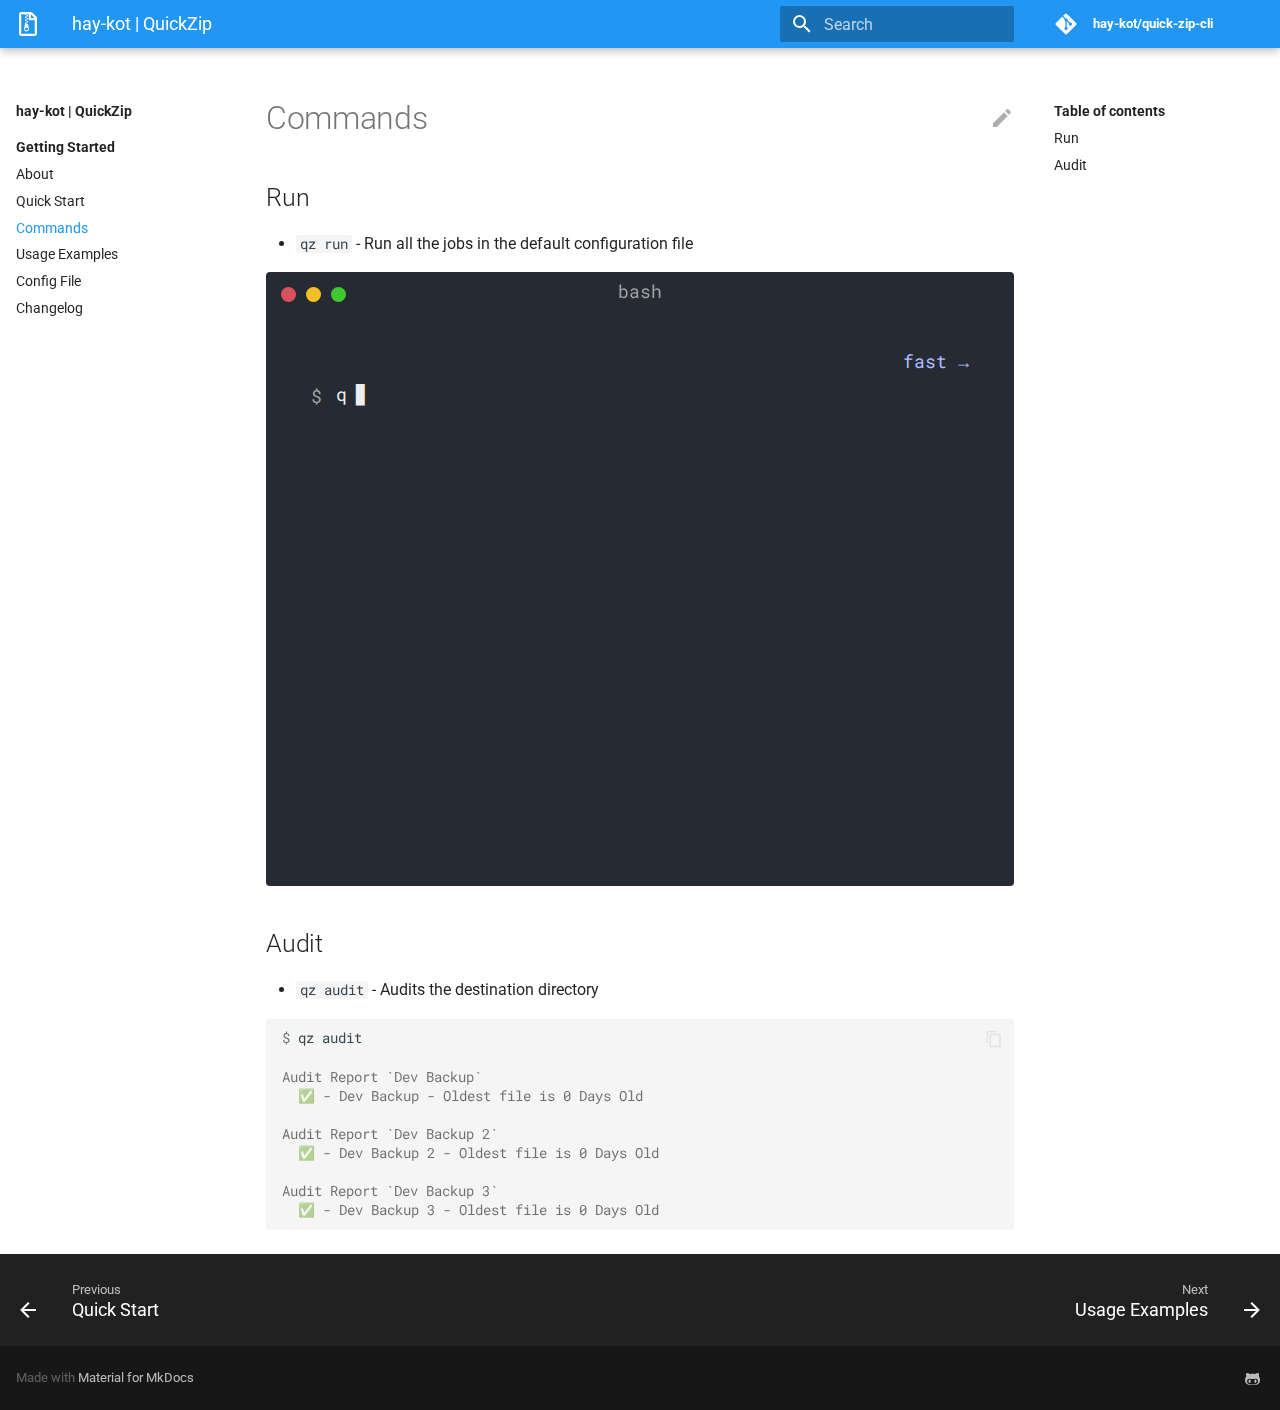
<file: getting-started/commands/index.html>
<!doctype html>
<html lang="en" class="no-js">
  <head>
    
      <meta charset="utf-8">
      <meta name="viewport" content="width=device-width,initial-scale=1">
      
      
      
      
      <link rel="icon" href="../../assets/images/favicon.png">
      <meta name="generator" content="mkdocs-1.1.2, mkdocs-material-7.0.6">
    
    
      
        <title>Commands - hay-kot | QuickZip</title>
      
    
    
      <link rel="stylesheet" href="../../assets/stylesheets/main.2c0c5eaf.min.css">
      
        
        <link rel="stylesheet" href="../../assets/stylesheets/palette.7fa14f5b.min.css">
        
      
    
    
    
      
        
        <link rel="preconnect" href="https://fonts.gstatic.com" crossorigin>
        <link rel="stylesheet" href="https://fonts.googleapis.com/css?family=Roboto:300,400,400i,700%7CRoboto+Mono&display=fallback">
        <style>:root{--md-text-font-family:"Roboto";--md-code-font-family:"Roboto Mono"}</style>
      
    
    
    
      <link rel="stylesheet" href="../../css/termynal.css">
    
      <link rel="stylesheet" href="../../css/custom.css">
    
    
      
    
    
  </head>
  
  
    
    
    
    
    
    <body dir="ltr" data-md-color-scheme="" data-md-color-primary="none" data-md-color-accent="none">
      
  
    
    <input class="md-toggle" data-md-toggle="drawer" type="checkbox" id="__drawer" autocomplete="off">
    <input class="md-toggle" data-md-toggle="search" type="checkbox" id="__search" autocomplete="off">
    <label class="md-overlay" for="__drawer"></label>
    <div data-md-component="skip">
      
        
        <a href="#commands" class="md-skip">
          Skip to content
        </a>
      
    </div>
    <div data-md-component="announce">
      
    </div>
    
      <header class="md-header" data-md-component="header">
  <nav class="md-header__inner md-grid" aria-label="Header">
    <a href="../.." title="hay-kot | QuickZip" class="md-header__button md-logo" aria-label="hay-kot | QuickZip" data-md-component="logo">
      
  
  <svg xmlns="http://www.w3.org/2000/svg" viewBox="0 0 384 512"><path d="M128.3 160v32h32v-32zm64-96h-32v32h32zm-64 32v32h32V96zm64 32h-32v32h32zm177.6-30.1L286 14C277 5 264.8-.1 252.1-.1H48C21.5 0 0 21.5 0 48v416c0 26.5 21.5 48 48 48h288c26.5 0 48-21.5 48-48V131.9c0-12.7-5.1-25-14.1-34zM256 51.9l76.1 76.1H256zM336 464H48V48h79.7v16h32V48H208v104c0 13.3 10.7 24 24 24h104zM194.2 265.7c-1.1-5.6-6-9.7-11.8-9.7h-22.1v-32h-32v32l-19.7 97.1C102 385.6 126.8 416 160 416c33.1 0 57.9-30.2 51.5-62.6zm-33.9 124.4c-17.9 0-32.4-12.1-32.4-27s14.5-27 32.4-27 32.4 12.1 32.4 27-14.5 27-32.4 27zm32-198.1h-32v32h32z"/></svg>

    </a>
    <label class="md-header__button md-icon" for="__drawer">
      <svg xmlns="http://www.w3.org/2000/svg" viewBox="0 0 24 24"><path d="M3 6h18v2H3V6m0 5h18v2H3v-2m0 5h18v2H3v-2z"/></svg>
    </label>
    <div class="md-header__title" data-md-component="header-title">
      <div class="md-header__ellipsis">
        <div class="md-header__topic">
          <span class="md-ellipsis">
            hay-kot | QuickZip
          </span>
        </div>
        <div class="md-header__topic" data-md-component="header-topic">
          <span class="md-ellipsis">
            
              Commands
            
          </span>
        </div>
      </div>
    </div>
    <div class="md-header__options">
      
    </div>
    
      <label class="md-header__button md-icon" for="__search">
        <svg xmlns="http://www.w3.org/2000/svg" viewBox="0 0 24 24"><path d="M9.5 3A6.5 6.5 0 0 1 16 9.5c0 1.61-.59 3.09-1.56 4.23l.27.27h.79l5 5-1.5 1.5-5-5v-.79l-.27-.27A6.516 6.516 0 0 1 9.5 16 6.5 6.5 0 0 1 3 9.5 6.5 6.5 0 0 1 9.5 3m0 2C7 5 5 7 5 9.5S7 14 9.5 14 14 12 14 9.5 12 5 9.5 5z"/></svg>
      </label>
      
<div class="md-search" data-md-component="search" role="dialog">
  <label class="md-search__overlay" for="__search"></label>
  <div class="md-search__inner" role="search">
    <form class="md-search__form" name="search">
      <input type="text" class="md-search__input" name="query" aria-label="Search" placeholder="Search" autocapitalize="off" autocorrect="off" autocomplete="off" spellcheck="false" data-md-component="search-query" data-md-state="active" required>
      <label class="md-search__icon md-icon" for="__search">
        <svg xmlns="http://www.w3.org/2000/svg" viewBox="0 0 24 24"><path d="M9.5 3A6.5 6.5 0 0 1 16 9.5c0 1.61-.59 3.09-1.56 4.23l.27.27h.79l5 5-1.5 1.5-5-5v-.79l-.27-.27A6.516 6.516 0 0 1 9.5 16 6.5 6.5 0 0 1 3 9.5 6.5 6.5 0 0 1 9.5 3m0 2C7 5 5 7 5 9.5S7 14 9.5 14 14 12 14 9.5 12 5 9.5 5z"/></svg>
        <svg xmlns="http://www.w3.org/2000/svg" viewBox="0 0 24 24"><path d="M20 11v2H8l5.5 5.5-1.42 1.42L4.16 12l7.92-7.92L13.5 5.5 8 11h12z"/></svg>
      </label>
      <button type="reset" class="md-search__icon md-icon" aria-label="Clear" tabindex="-1">
        <svg xmlns="http://www.w3.org/2000/svg" viewBox="0 0 24 24"><path d="M19 6.41L17.59 5 12 10.59 6.41 5 5 6.41 10.59 12 5 17.59 6.41 19 12 13.41 17.59 19 19 17.59 13.41 12 19 6.41z"/></svg>
      </button>
    </form>
    <div class="md-search__output">
      <div class="md-search__scrollwrap" data-md-scrollfix>
        <div class="md-search-result" data-md-component="search-result">
          <div class="md-search-result__meta">
            Initializing search
          </div>
          <ol class="md-search-result__list"></ol>
        </div>
      </div>
    </div>
  </div>
</div>
    
    
      <div class="md-header__source">
        
<a href="https://github.com/hay-kot/quick-zip-cli/" title="Go to repository" class="md-source" data-md-component="source">
  <div class="md-source__icon md-icon">
    
    <svg xmlns="http://www.w3.org/2000/svg" viewBox="0 0 448 512"><path d="M439.55 236.05L244 40.45a28.87 28.87 0 0 0-40.81 0l-40.66 40.63 51.52 51.52c27.06-9.14 52.68 16.77 43.39 43.68l49.66 49.66c34.23-11.8 61.18 31 35.47 56.69-26.49 26.49-70.21-2.87-56-37.34L240.22 199v121.85c25.3 12.54 22.26 41.85 9.08 55a34.34 34.34 0 0 1-48.55 0c-17.57-17.6-11.07-46.91 11.25-56v-123c-20.8-8.51-24.6-30.74-18.64-45L142.57 101 8.45 235.14a28.86 28.86 0 0 0 0 40.81l195.61 195.6a28.86 28.86 0 0 0 40.8 0l194.69-194.69a28.86 28.86 0 0 0 0-40.81z"/></svg>
  </div>
  <div class="md-source__repository">
    hay-kot/quick-zip-cli
  </div>
</a>
      </div>
    
  </nav>
</header>
    
    <div class="md-container" data-md-component="container">
      
      
        
      
      <main class="md-main" data-md-component="main">
        <div class="md-main__inner md-grid">
          
            
              
              <div class="md-sidebar md-sidebar--primary" data-md-component="sidebar" data-md-type="navigation" >
                <div class="md-sidebar__scrollwrap">
                  <div class="md-sidebar__inner">
                    


<nav class="md-nav md-nav--primary" aria-label="Navigation" data-md-level="0">
  <label class="md-nav__title" for="__drawer">
    <a href="../.." title="hay-kot | QuickZip" class="md-nav__button md-logo" aria-label="hay-kot | QuickZip" data-md-component="logo">
      
  
  <svg xmlns="http://www.w3.org/2000/svg" viewBox="0 0 384 512"><path d="M128.3 160v32h32v-32zm64-96h-32v32h32zm-64 32v32h32V96zm64 32h-32v32h32zm177.6-30.1L286 14C277 5 264.8-.1 252.1-.1H48C21.5 0 0 21.5 0 48v416c0 26.5 21.5 48 48 48h288c26.5 0 48-21.5 48-48V131.9c0-12.7-5.1-25-14.1-34zM256 51.9l76.1 76.1H256zM336 464H48V48h79.7v16h32V48H208v104c0 13.3 10.7 24 24 24h104zM194.2 265.7c-1.1-5.6-6-9.7-11.8-9.7h-22.1v-32h-32v32l-19.7 97.1C102 385.6 126.8 416 160 416c33.1 0 57.9-30.2 51.5-62.6zm-33.9 124.4c-17.9 0-32.4-12.1-32.4-27s14.5-27 32.4-27 32.4 12.1 32.4 27-14.5 27-32.4 27zm32-198.1h-32v32h32z"/></svg>

    </a>
    hay-kot | QuickZip
  </label>
  
    <div class="md-nav__source">
      
<a href="https://github.com/hay-kot/quick-zip-cli/" title="Go to repository" class="md-source" data-md-component="source">
  <div class="md-source__icon md-icon">
    
    <svg xmlns="http://www.w3.org/2000/svg" viewBox="0 0 448 512"><path d="M439.55 236.05L244 40.45a28.87 28.87 0 0 0-40.81 0l-40.66 40.63 51.52 51.52c27.06-9.14 52.68 16.77 43.39 43.68l49.66 49.66c34.23-11.8 61.18 31 35.47 56.69-26.49 26.49-70.21-2.87-56-37.34L240.22 199v121.85c25.3 12.54 22.26 41.85 9.08 55a34.34 34.34 0 0 1-48.55 0c-17.57-17.6-11.07-46.91 11.25-56v-123c-20.8-8.51-24.6-30.74-18.64-45L142.57 101 8.45 235.14a28.86 28.86 0 0 0 0 40.81l195.61 195.6a28.86 28.86 0 0 0 40.8 0l194.69-194.69a28.86 28.86 0 0 0 0-40.81z"/></svg>
  </div>
  <div class="md-source__repository">
    hay-kot/quick-zip-cli
  </div>
</a>
    </div>
  
  <ul class="md-nav__list" data-md-scrollfix>
    
      
      
      

  
  
    
  
  
    
      
    
    <li class="md-nav__item md-nav__item--active md-nav__item--section md-nav__item--nested">
      
      
        <input class="md-nav__toggle md-toggle" data-md-toggle="__nav_1" type="checkbox" id="__nav_1" checked>
      
      <label class="md-nav__link" for="__nav_1">
        Getting Started
        <span class="md-nav__icon md-icon"></span>
      </label>
      <nav class="md-nav" aria-label="Getting Started" data-md-level="1">
        <label class="md-nav__title" for="__nav_1">
          <span class="md-nav__icon md-icon"></span>
          Getting Started
        </label>
        <ul class="md-nav__list" data-md-scrollfix>
          
            
  
  
  
    <li class="md-nav__item">
      <a href="../.." class="md-nav__link">
        About
      </a>
    </li>
  

          
            
  
  
  
    <li class="md-nav__item">
      <a href="../quick-start/" class="md-nav__link">
        Quick Start
      </a>
    </li>
  

          
            
  
  
    
  
  
    <li class="md-nav__item md-nav__item--active">
      
      <input class="md-nav__toggle md-toggle" data-md-toggle="toc" type="checkbox" id="__toc">
      
        
      
      
        <label class="md-nav__link md-nav__link--active" for="__toc">
          Commands
          <span class="md-nav__icon md-icon"></span>
        </label>
      
      <a href="./" class="md-nav__link md-nav__link--active">
        Commands
      </a>
      
        
<nav class="md-nav md-nav--secondary" aria-label="Table of contents">
  
  
    
  
  
    <label class="md-nav__title" for="__toc">
      <span class="md-nav__icon md-icon"></span>
      Table of contents
    </label>
    <ul class="md-nav__list" data-md-component="toc" data-md-scrollfix>
      
        <li class="md-nav__item">
  <a href="#run" class="md-nav__link">
    Run
  </a>
  
</li>
      
        <li class="md-nav__item">
  <a href="#audit" class="md-nav__link">
    Audit
  </a>
  
</li>
      
    </ul>
  
</nav>
      
    </li>
  

          
            
  
  
  
    <li class="md-nav__item">
      <a href="../usage-examples/" class="md-nav__link">
        Usage Examples
      </a>
    </li>
  

          
            
  
  
  
    <li class="md-nav__item">
      <a href="../configuration-file/" class="md-nav__link">
        Config File
      </a>
    </li>
  

          
            
  
  
  
    <li class="md-nav__item">
      <a href="../changelog/" class="md-nav__link">
        Changelog
      </a>
    </li>
  

          
        </ul>
      </nav>
    </li>
  

    
  </ul>
</nav>
                  </div>
                </div>
              </div>
            
            
              
              <div class="md-sidebar md-sidebar--secondary" data-md-component="sidebar" data-md-type="toc" >
                <div class="md-sidebar__scrollwrap">
                  <div class="md-sidebar__inner">
                    
<nav class="md-nav md-nav--secondary" aria-label="Table of contents">
  
  
    
  
  
    <label class="md-nav__title" for="__toc">
      <span class="md-nav__icon md-icon"></span>
      Table of contents
    </label>
    <ul class="md-nav__list" data-md-component="toc" data-md-scrollfix>
      
        <li class="md-nav__item">
  <a href="#run" class="md-nav__link">
    Run
  </a>
  
</li>
      
        <li class="md-nav__item">
  <a href="#audit" class="md-nav__link">
    Audit
  </a>
  
</li>
      
    </ul>
  
</nav>
                  </div>
                </div>
              </div>
            
          
          <div class="md-content" data-md-component="content">
            <article class="md-content__inner md-typeset">
              
                
                  <a href="https://github.com/hay-kot/quick-zip-cli/edit/master/docs/getting-started/commands.md" title="Edit this page" class="md-content__button md-icon">
                    <svg xmlns="http://www.w3.org/2000/svg" viewBox="0 0 24 24"><path d="M20.71 7.04c.39-.39.39-1.04 0-1.41l-2.34-2.34c-.37-.39-1.02-.39-1.41 0l-1.84 1.83 3.75 3.75M3 17.25V21h3.75L17.81 9.93l-3.75-3.75L3 17.25z"/></svg>
                  </a>
                
                
                <h1 id="commands">Commands</h1>
<h2 id="run">Run</h2>
<ul>
<li><code>qz run</code> - Run all the jobs in the default configuration file</li>
</ul>
<div class="termy">

<div class="highlight"><pre><span></span><code><span class="gp">$ </span>qz run

<span class="go">-------------- QuickZip: &#39;Dev Backup&#39; --------------</span>
<span class="go">Creating: Dev Backup_2021.03.26.zip</span>
<span class="go">Zipping...arbitrary_file-19.bin </span>
<span class="go">---&gt; 100%</span>

<span class="go">Compression &#39;250.00 MB&#39; -&gt; &#39;250.01 MB&#39; | Size Reduced 0%</span>

<span class="go">Audit Report `Dev Backup`</span>
<span class="go">  ✅ - Dev Backup - Oldest file is 0 Days Old</span>

<span class="go">Cleanup &#39;/Users/hayden/Projects/quick-zip-cli/data/dest&#39;</span>
<span class="go">  🗑  Dev Backup_2021.03.26_14.56.36.zip</span>
</code></pre></div>

</div>

<h2 id="audit">Audit</h2>
<ul>
<li><code>qz audit</code> - Audits the destination directory</li>
</ul>
<div class="termy">

<div class="highlight"><pre><span></span><code><span class="gp">$ </span>qz audit

<span class="go">Audit Report `Dev Backup`</span>
<span class="go">  ✅ - Dev Backup - Oldest file is 0 Days Old</span>

<span class="go">Audit Report `Dev Backup 2`</span>
<span class="go">  ✅ - Dev Backup 2 - Oldest file is 0 Days Old</span>

<span class="go">Audit Report `Dev Backup 3`</span>
<span class="go">  ✅ - Dev Backup 3 - Oldest file is 0 Days Old</span>
</code></pre></div>

</div>
                
              
              
                


              
            </article>
          </div>
        </div>
      </main>
      
        
<footer class="md-footer">
  
    <nav class="md-footer__inner md-grid" aria-label="Footer">
      
        <a href="../quick-start/" class="md-footer__link md-footer__link--prev" rel="prev">
          <div class="md-footer__button md-icon">
            <svg xmlns="http://www.w3.org/2000/svg" viewBox="0 0 24 24"><path d="M20 11v2H8l5.5 5.5-1.42 1.42L4.16 12l7.92-7.92L13.5 5.5 8 11h12z"/></svg>
          </div>
          <div class="md-footer__title">
            <div class="md-ellipsis">
              <span class="md-footer__direction">
                Previous
              </span>
              Quick Start
            </div>
          </div>
        </a>
      
      
        <a href="../usage-examples/" class="md-footer__link md-footer__link--next" rel="next">
          <div class="md-footer__title">
            <div class="md-ellipsis">
              <span class="md-footer__direction">
                Next
              </span>
              Usage Examples
            </div>
          </div>
          <div class="md-footer__button md-icon">
            <svg xmlns="http://www.w3.org/2000/svg" viewBox="0 0 24 24"><path d="M4 11v2h12l-5.5 5.5 1.42 1.42L19.84 12l-7.92-7.92L10.5 5.5 16 11H4z"/></svg>
          </div>
        </a>
      
    </nav>
  
  <div class="md-footer-meta md-typeset">
    <div class="md-footer-meta__inner md-grid">
      <div class="md-footer-copyright">
        
        Made with
        <a href="https://squidfunk.github.io/mkdocs-material/" target="_blank" rel="noopener">
          Material for MkDocs
        </a>
        
      </div>
      
  <div class="md-footer-social">
    
      
      
        
        
      
      <a href="https://github.com/hay-kot/wiki" target="_blank" rel="noopener" title="github.com" class="md-footer-social__link">
        <svg xmlns="http://www.w3.org/2000/svg" viewBox="0 0 480 512"><path d="M186.1 328.7c0 20.9-10.9 55.1-36.7 55.1s-36.7-34.2-36.7-55.1 10.9-55.1 36.7-55.1 36.7 34.2 36.7 55.1zM480 278.2c0 31.9-3.2 65.7-17.5 95-37.9 76.6-142.1 74.8-216.7 74.8-75.8 0-186.2 2.7-225.6-74.8-14.6-29-20.2-63.1-20.2-95 0-41.9 13.9-81.5 41.5-113.6-5.2-15.8-7.7-32.4-7.7-48.8 0-21.5 4.9-32.3 14.6-51.8 45.3 0 74.3 9 108.8 36 29-6.9 58.8-10 88.7-10 27 0 54.2 2.9 80.4 9.2 34-26.7 63-35.2 107.8-35.2 9.8 19.5 14.6 30.3 14.6 51.8 0 16.4-2.6 32.7-7.7 48.2 27.5 32.4 39 72.3 39 114.2zm-64.3 50.5c0-43.9-26.7-82.6-73.5-82.6-18.9 0-37 3.4-56 6-14.9 2.3-29.8 3.2-45.1 3.2-15.2 0-30.1-.9-45.1-3.2-18.7-2.6-37-6-56-6-46.8 0-73.5 38.7-73.5 82.6 0 87.8 80.4 101.3 150.4 101.3h48.2c70.3 0 150.6-13.4 150.6-101.3zm-82.6-55.1c-25.8 0-36.7 34.2-36.7 55.1s10.9 55.1 36.7 55.1 36.7-34.2 36.7-55.1-10.9-55.1-36.7-55.1z"/></svg>
      </a>
    
  </div>

    </div>
  </div>
</footer>
      
    </div>
    <div class="md-dialog" data-md-component="dialog">
      <div class="md-dialog__inner md-typeset"></div>
    </div>
    <script id="__config" type="application/json">{"base": "../..", "features": ["navigation.instant", "navigation.expand", "navigation.sections"], "translations": {"clipboard.copy": "Copy to clipboard", "clipboard.copied": "Copied to clipboard", "search.config.lang": "en", "search.config.pipeline": "trimmer, stopWordFilter", "search.config.separator": "[\\s\\-]+", "search.placeholder": "Search", "search.result.placeholder": "Type to start searching", "search.result.none": "No matching documents", "search.result.one": "1 matching document", "search.result.other": "# matching documents", "search.result.more.one": "1 more on this page", "search.result.more.other": "# more on this page", "search.result.term.missing": "Missing"}, "search": "../../assets/javascripts/workers/search.fb4a9340.min.js", "version": null}</script>
    
    
      <script src="../../assets/javascripts/bundle.a1c7c35e.min.js"></script>
      
        <script src="../../js/termynal.js"></script>
      
        <script src="../../js/custom.js"></script>
      
    
  </body>
</html>
</file>
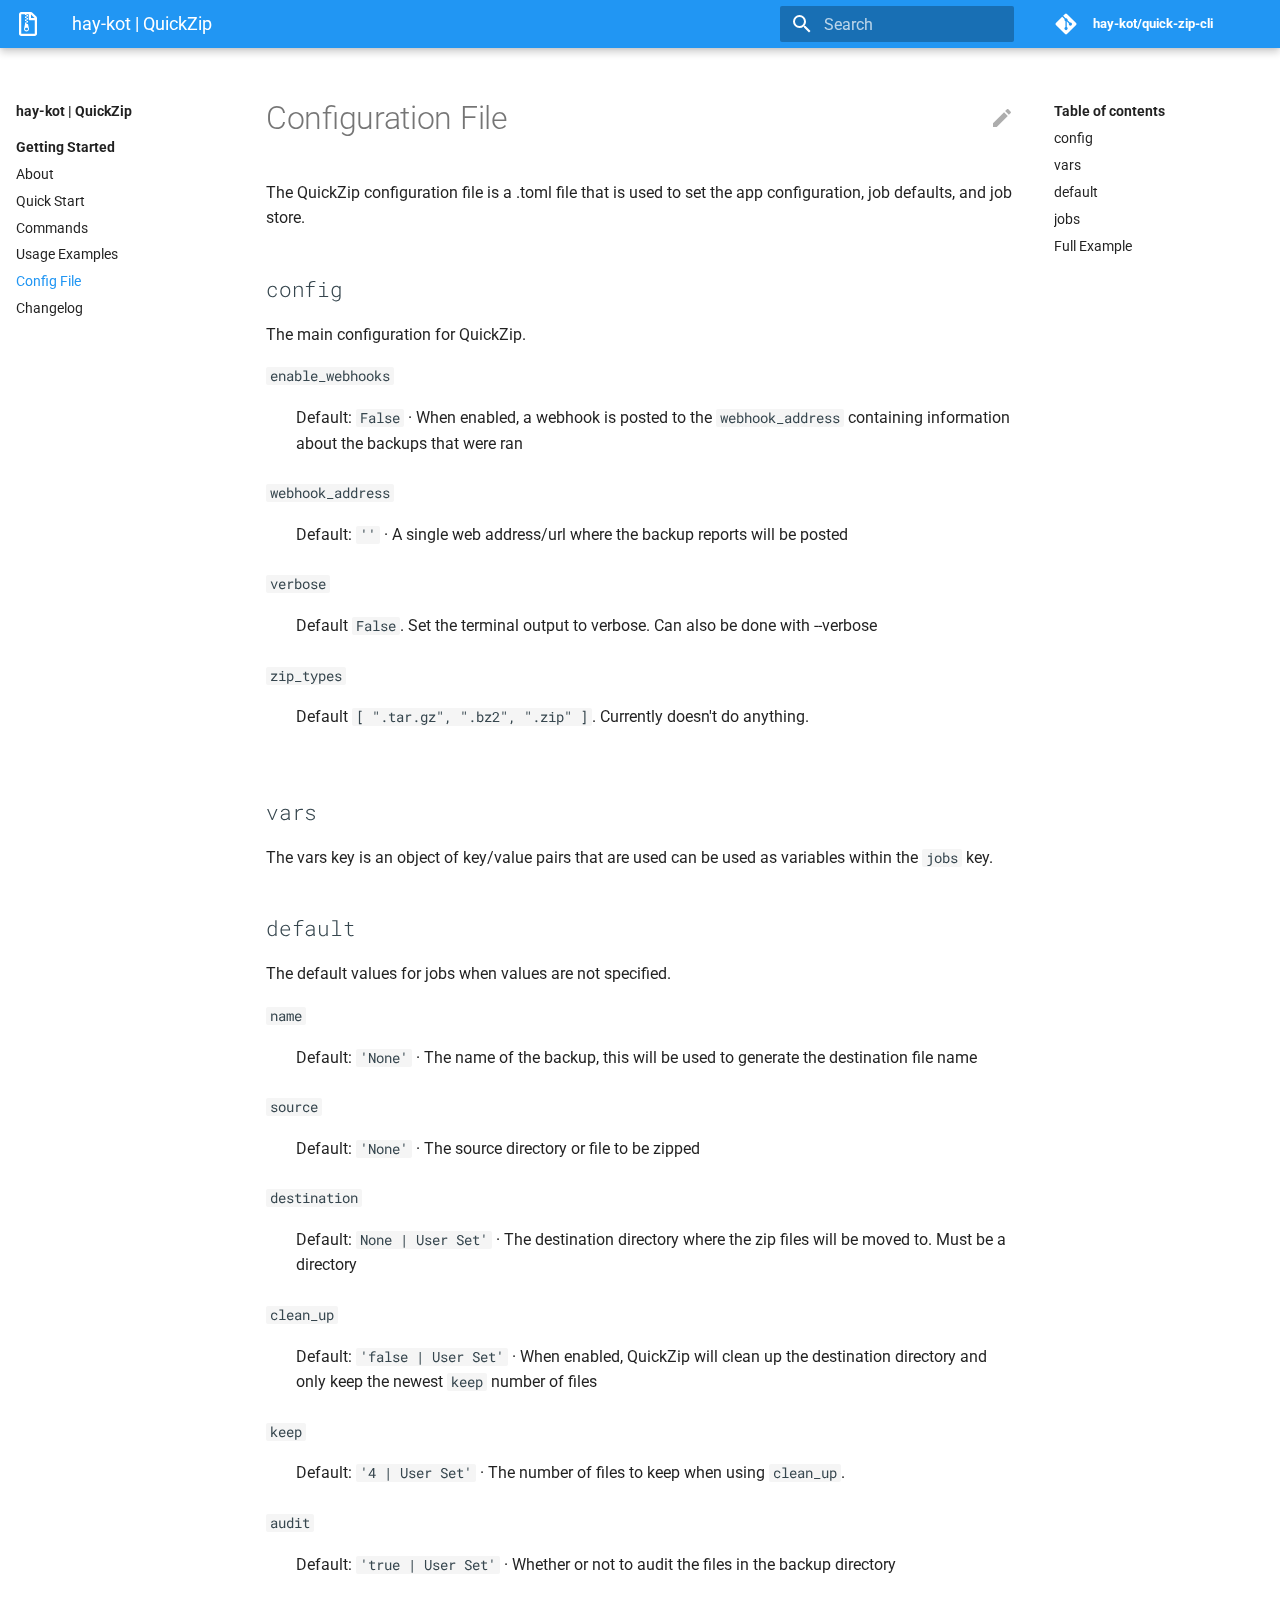
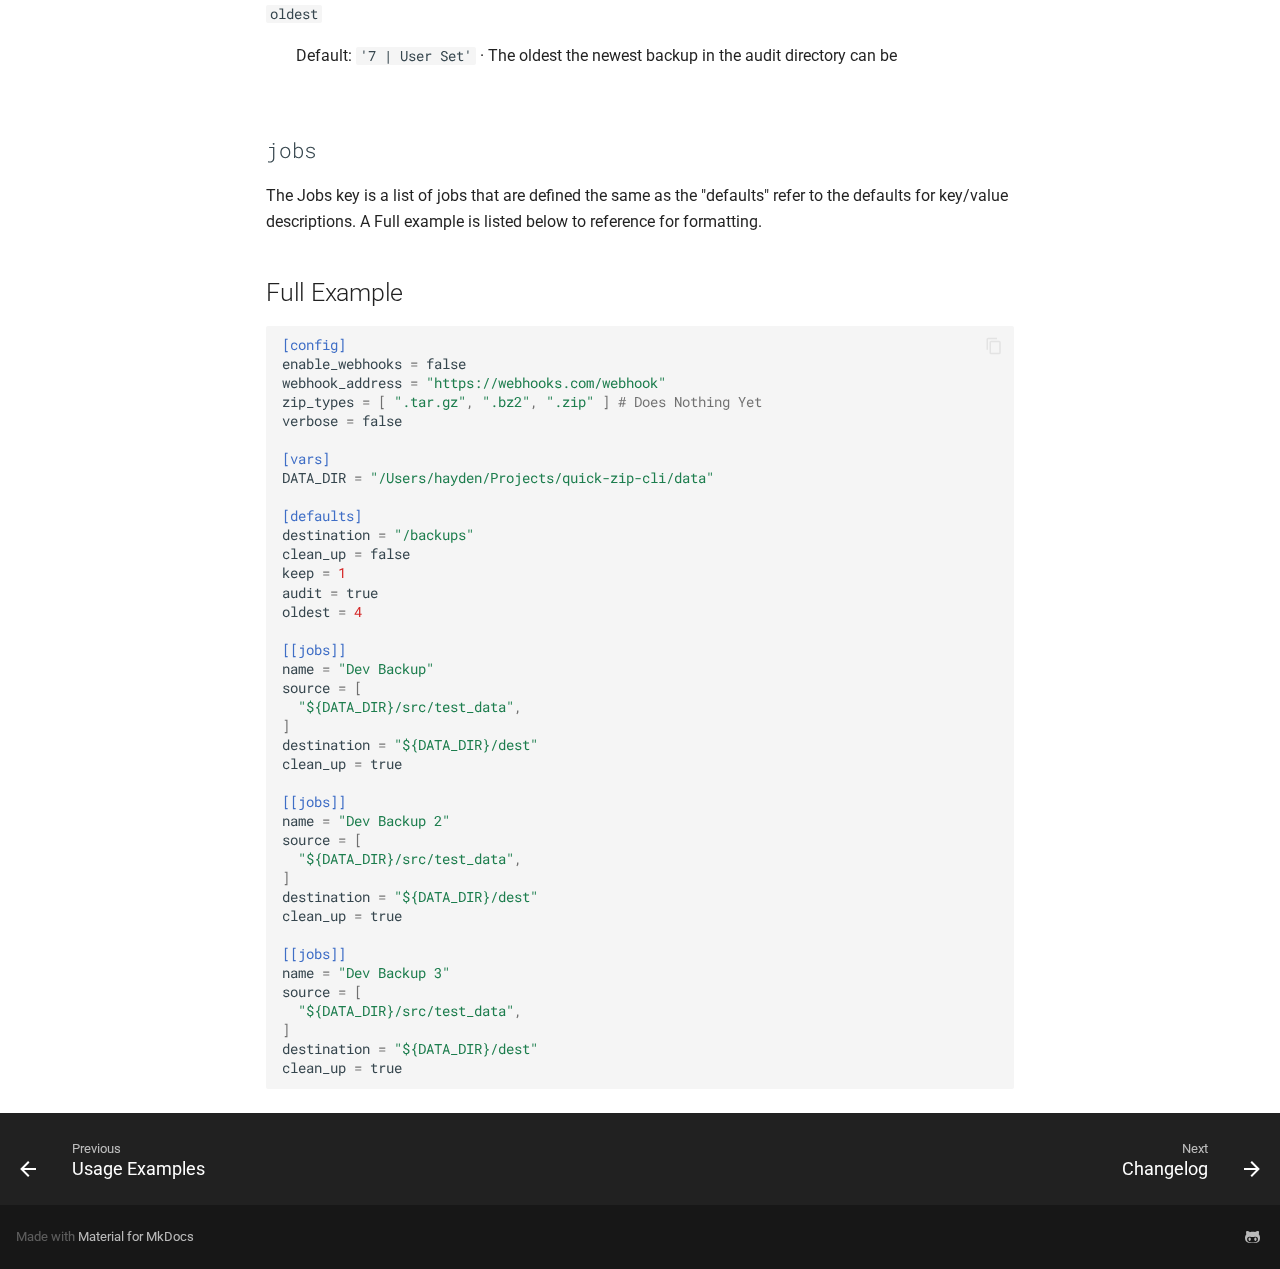
<file: getting-started/configuration-file/index.html>
<!doctype html>
<html lang="en" class="no-js">
  <head>
    
      <meta charset="utf-8">
      <meta name="viewport" content="width=device-width,initial-scale=1">
      
      
      
      
      <link rel="icon" href="../../assets/images/favicon.png">
      <meta name="generator" content="mkdocs-1.1.2, mkdocs-material-7.0.6">
    
    
      
        <title>Config File - hay-kot | QuickZip</title>
      
    
    
      <link rel="stylesheet" href="../../assets/stylesheets/main.2c0c5eaf.min.css">
      
        
        <link rel="stylesheet" href="../../assets/stylesheets/palette.7fa14f5b.min.css">
        
      
    
    
    
      
        
        <link rel="preconnect" href="https://fonts.gstatic.com" crossorigin>
        <link rel="stylesheet" href="https://fonts.googleapis.com/css?family=Roboto:300,400,400i,700%7CRoboto+Mono&display=fallback">
        <style>:root{--md-text-font-family:"Roboto";--md-code-font-family:"Roboto Mono"}</style>
      
    
    
    
      <link rel="stylesheet" href="../../css/termynal.css">
    
      <link rel="stylesheet" href="../../css/custom.css">
    
    
      
    
    
  </head>
  
  
    
    
    
    
    
    <body dir="ltr" data-md-color-scheme="" data-md-color-primary="none" data-md-color-accent="none">
      
  
    
    <input class="md-toggle" data-md-toggle="drawer" type="checkbox" id="__drawer" autocomplete="off">
    <input class="md-toggle" data-md-toggle="search" type="checkbox" id="__search" autocomplete="off">
    <label class="md-overlay" for="__drawer"></label>
    <div data-md-component="skip">
      
        
        <a href="#configuration-file" class="md-skip">
          Skip to content
        </a>
      
    </div>
    <div data-md-component="announce">
      
    </div>
    
      <header class="md-header" data-md-component="header">
  <nav class="md-header__inner md-grid" aria-label="Header">
    <a href="../.." title="hay-kot | QuickZip" class="md-header__button md-logo" aria-label="hay-kot | QuickZip" data-md-component="logo">
      
  
  <svg xmlns="http://www.w3.org/2000/svg" viewBox="0 0 384 512"><path d="M128.3 160v32h32v-32zm64-96h-32v32h32zm-64 32v32h32V96zm64 32h-32v32h32zm177.6-30.1L286 14C277 5 264.8-.1 252.1-.1H48C21.5 0 0 21.5 0 48v416c0 26.5 21.5 48 48 48h288c26.5 0 48-21.5 48-48V131.9c0-12.7-5.1-25-14.1-34zM256 51.9l76.1 76.1H256zM336 464H48V48h79.7v16h32V48H208v104c0 13.3 10.7 24 24 24h104zM194.2 265.7c-1.1-5.6-6-9.7-11.8-9.7h-22.1v-32h-32v32l-19.7 97.1C102 385.6 126.8 416 160 416c33.1 0 57.9-30.2 51.5-62.6zm-33.9 124.4c-17.9 0-32.4-12.1-32.4-27s14.5-27 32.4-27 32.4 12.1 32.4 27-14.5 27-32.4 27zm32-198.1h-32v32h32z"/></svg>

    </a>
    <label class="md-header__button md-icon" for="__drawer">
      <svg xmlns="http://www.w3.org/2000/svg" viewBox="0 0 24 24"><path d="M3 6h18v2H3V6m0 5h18v2H3v-2m0 5h18v2H3v-2z"/></svg>
    </label>
    <div class="md-header__title" data-md-component="header-title">
      <div class="md-header__ellipsis">
        <div class="md-header__topic">
          <span class="md-ellipsis">
            hay-kot | QuickZip
          </span>
        </div>
        <div class="md-header__topic" data-md-component="header-topic">
          <span class="md-ellipsis">
            
              Config File
            
          </span>
        </div>
      </div>
    </div>
    <div class="md-header__options">
      
    </div>
    
      <label class="md-header__button md-icon" for="__search">
        <svg xmlns="http://www.w3.org/2000/svg" viewBox="0 0 24 24"><path d="M9.5 3A6.5 6.5 0 0 1 16 9.5c0 1.61-.59 3.09-1.56 4.23l.27.27h.79l5 5-1.5 1.5-5-5v-.79l-.27-.27A6.516 6.516 0 0 1 9.5 16 6.5 6.5 0 0 1 3 9.5 6.5 6.5 0 0 1 9.5 3m0 2C7 5 5 7 5 9.5S7 14 9.5 14 14 12 14 9.5 12 5 9.5 5z"/></svg>
      </label>
      
<div class="md-search" data-md-component="search" role="dialog">
  <label class="md-search__overlay" for="__search"></label>
  <div class="md-search__inner" role="search">
    <form class="md-search__form" name="search">
      <input type="text" class="md-search__input" name="query" aria-label="Search" placeholder="Search" autocapitalize="off" autocorrect="off" autocomplete="off" spellcheck="false" data-md-component="search-query" data-md-state="active" required>
      <label class="md-search__icon md-icon" for="__search">
        <svg xmlns="http://www.w3.org/2000/svg" viewBox="0 0 24 24"><path d="M9.5 3A6.5 6.5 0 0 1 16 9.5c0 1.61-.59 3.09-1.56 4.23l.27.27h.79l5 5-1.5 1.5-5-5v-.79l-.27-.27A6.516 6.516 0 0 1 9.5 16 6.5 6.5 0 0 1 3 9.5 6.5 6.5 0 0 1 9.5 3m0 2C7 5 5 7 5 9.5S7 14 9.5 14 14 12 14 9.5 12 5 9.5 5z"/></svg>
        <svg xmlns="http://www.w3.org/2000/svg" viewBox="0 0 24 24"><path d="M20 11v2H8l5.5 5.5-1.42 1.42L4.16 12l7.92-7.92L13.5 5.5 8 11h12z"/></svg>
      </label>
      <button type="reset" class="md-search__icon md-icon" aria-label="Clear" tabindex="-1">
        <svg xmlns="http://www.w3.org/2000/svg" viewBox="0 0 24 24"><path d="M19 6.41L17.59 5 12 10.59 6.41 5 5 6.41 10.59 12 5 17.59 6.41 19 12 13.41 17.59 19 19 17.59 13.41 12 19 6.41z"/></svg>
      </button>
    </form>
    <div class="md-search__output">
      <div class="md-search__scrollwrap" data-md-scrollfix>
        <div class="md-search-result" data-md-component="search-result">
          <div class="md-search-result__meta">
            Initializing search
          </div>
          <ol class="md-search-result__list"></ol>
        </div>
      </div>
    </div>
  </div>
</div>
    
    
      <div class="md-header__source">
        
<a href="https://github.com/hay-kot/quick-zip-cli/" title="Go to repository" class="md-source" data-md-component="source">
  <div class="md-source__icon md-icon">
    
    <svg xmlns="http://www.w3.org/2000/svg" viewBox="0 0 448 512"><path d="M439.55 236.05L244 40.45a28.87 28.87 0 0 0-40.81 0l-40.66 40.63 51.52 51.52c27.06-9.14 52.68 16.77 43.39 43.68l49.66 49.66c34.23-11.8 61.18 31 35.47 56.69-26.49 26.49-70.21-2.87-56-37.34L240.22 199v121.85c25.3 12.54 22.26 41.85 9.08 55a34.34 34.34 0 0 1-48.55 0c-17.57-17.6-11.07-46.91 11.25-56v-123c-20.8-8.51-24.6-30.74-18.64-45L142.57 101 8.45 235.14a28.86 28.86 0 0 0 0 40.81l195.61 195.6a28.86 28.86 0 0 0 40.8 0l194.69-194.69a28.86 28.86 0 0 0 0-40.81z"/></svg>
  </div>
  <div class="md-source__repository">
    hay-kot/quick-zip-cli
  </div>
</a>
      </div>
    
  </nav>
</header>
    
    <div class="md-container" data-md-component="container">
      
      
        
      
      <main class="md-main" data-md-component="main">
        <div class="md-main__inner md-grid">
          
            
              
              <div class="md-sidebar md-sidebar--primary" data-md-component="sidebar" data-md-type="navigation" >
                <div class="md-sidebar__scrollwrap">
                  <div class="md-sidebar__inner">
                    


<nav class="md-nav md-nav--primary" aria-label="Navigation" data-md-level="0">
  <label class="md-nav__title" for="__drawer">
    <a href="../.." title="hay-kot | QuickZip" class="md-nav__button md-logo" aria-label="hay-kot | QuickZip" data-md-component="logo">
      
  
  <svg xmlns="http://www.w3.org/2000/svg" viewBox="0 0 384 512"><path d="M128.3 160v32h32v-32zm64-96h-32v32h32zm-64 32v32h32V96zm64 32h-32v32h32zm177.6-30.1L286 14C277 5 264.8-.1 252.1-.1H48C21.5 0 0 21.5 0 48v416c0 26.5 21.5 48 48 48h288c26.5 0 48-21.5 48-48V131.9c0-12.7-5.1-25-14.1-34zM256 51.9l76.1 76.1H256zM336 464H48V48h79.7v16h32V48H208v104c0 13.3 10.7 24 24 24h104zM194.2 265.7c-1.1-5.6-6-9.7-11.8-9.7h-22.1v-32h-32v32l-19.7 97.1C102 385.6 126.8 416 160 416c33.1 0 57.9-30.2 51.5-62.6zm-33.9 124.4c-17.9 0-32.4-12.1-32.4-27s14.5-27 32.4-27 32.4 12.1 32.4 27-14.5 27-32.4 27zm32-198.1h-32v32h32z"/></svg>

    </a>
    hay-kot | QuickZip
  </label>
  
    <div class="md-nav__source">
      
<a href="https://github.com/hay-kot/quick-zip-cli/" title="Go to repository" class="md-source" data-md-component="source">
  <div class="md-source__icon md-icon">
    
    <svg xmlns="http://www.w3.org/2000/svg" viewBox="0 0 448 512"><path d="M439.55 236.05L244 40.45a28.87 28.87 0 0 0-40.81 0l-40.66 40.63 51.52 51.52c27.06-9.14 52.68 16.77 43.39 43.68l49.66 49.66c34.23-11.8 61.18 31 35.47 56.69-26.49 26.49-70.21-2.87-56-37.34L240.22 199v121.85c25.3 12.54 22.26 41.85 9.08 55a34.34 34.34 0 0 1-48.55 0c-17.57-17.6-11.07-46.91 11.25-56v-123c-20.8-8.51-24.6-30.74-18.64-45L142.57 101 8.45 235.14a28.86 28.86 0 0 0 0 40.81l195.61 195.6a28.86 28.86 0 0 0 40.8 0l194.69-194.69a28.86 28.86 0 0 0 0-40.81z"/></svg>
  </div>
  <div class="md-source__repository">
    hay-kot/quick-zip-cli
  </div>
</a>
    </div>
  
  <ul class="md-nav__list" data-md-scrollfix>
    
      
      
      

  
  
    
  
  
    
      
    
    <li class="md-nav__item md-nav__item--active md-nav__item--section md-nav__item--nested">
      
      
        <input class="md-nav__toggle md-toggle" data-md-toggle="__nav_1" type="checkbox" id="__nav_1" checked>
      
      <label class="md-nav__link" for="__nav_1">
        Getting Started
        <span class="md-nav__icon md-icon"></span>
      </label>
      <nav class="md-nav" aria-label="Getting Started" data-md-level="1">
        <label class="md-nav__title" for="__nav_1">
          <span class="md-nav__icon md-icon"></span>
          Getting Started
        </label>
        <ul class="md-nav__list" data-md-scrollfix>
          
            
  
  
  
    <li class="md-nav__item">
      <a href="../.." class="md-nav__link">
        About
      </a>
    </li>
  

          
            
  
  
  
    <li class="md-nav__item">
      <a href="../quick-start/" class="md-nav__link">
        Quick Start
      </a>
    </li>
  

          
            
  
  
  
    <li class="md-nav__item">
      <a href="../commands/" class="md-nav__link">
        Commands
      </a>
    </li>
  

          
            
  
  
  
    <li class="md-nav__item">
      <a href="../usage-examples/" class="md-nav__link">
        Usage Examples
      </a>
    </li>
  

          
            
  
  
    
  
  
    <li class="md-nav__item md-nav__item--active">
      
      <input class="md-nav__toggle md-toggle" data-md-toggle="toc" type="checkbox" id="__toc">
      
        
      
      
        <label class="md-nav__link md-nav__link--active" for="__toc">
          Config File
          <span class="md-nav__icon md-icon"></span>
        </label>
      
      <a href="./" class="md-nav__link md-nav__link--active">
        Config File
      </a>
      
        
<nav class="md-nav md-nav--secondary" aria-label="Table of contents">
  
  
    
  
  
    <label class="md-nav__title" for="__toc">
      <span class="md-nav__icon md-icon"></span>
      Table of contents
    </label>
    <ul class="md-nav__list" data-md-component="toc" data-md-scrollfix>
      
        <li class="md-nav__item">
  <a href="#config" class="md-nav__link">
    config
  </a>
  
</li>
      
        <li class="md-nav__item">
  <a href="#vars" class="md-nav__link">
    vars
  </a>
  
</li>
      
        <li class="md-nav__item">
  <a href="#default" class="md-nav__link">
    default
  </a>
  
</li>
      
        <li class="md-nav__item">
  <a href="#jobs" class="md-nav__link">
    jobs
  </a>
  
</li>
      
        <li class="md-nav__item">
  <a href="#full-example" class="md-nav__link">
    Full Example
  </a>
  
</li>
      
    </ul>
  
</nav>
      
    </li>
  

          
            
  
  
  
    <li class="md-nav__item">
      <a href="../changelog/" class="md-nav__link">
        Changelog
      </a>
    </li>
  

          
        </ul>
      </nav>
    </li>
  

    
  </ul>
</nav>
                  </div>
                </div>
              </div>
            
            
              
              <div class="md-sidebar md-sidebar--secondary" data-md-component="sidebar" data-md-type="toc" >
                <div class="md-sidebar__scrollwrap">
                  <div class="md-sidebar__inner">
                    
<nav class="md-nav md-nav--secondary" aria-label="Table of contents">
  
  
    
  
  
    <label class="md-nav__title" for="__toc">
      <span class="md-nav__icon md-icon"></span>
      Table of contents
    </label>
    <ul class="md-nav__list" data-md-component="toc" data-md-scrollfix>
      
        <li class="md-nav__item">
  <a href="#config" class="md-nav__link">
    config
  </a>
  
</li>
      
        <li class="md-nav__item">
  <a href="#vars" class="md-nav__link">
    vars
  </a>
  
</li>
      
        <li class="md-nav__item">
  <a href="#default" class="md-nav__link">
    default
  </a>
  
</li>
      
        <li class="md-nav__item">
  <a href="#jobs" class="md-nav__link">
    jobs
  </a>
  
</li>
      
        <li class="md-nav__item">
  <a href="#full-example" class="md-nav__link">
    Full Example
  </a>
  
</li>
      
    </ul>
  
</nav>
                  </div>
                </div>
              </div>
            
          
          <div class="md-content" data-md-component="content">
            <article class="md-content__inner md-typeset">
              
                
                  <a href="https://github.com/hay-kot/quick-zip-cli/edit/master/docs/getting-started/configuration-file.md" title="Edit this page" class="md-content__button md-icon">
                    <svg xmlns="http://www.w3.org/2000/svg" viewBox="0 0 24 24"><path d="M20.71 7.04c.39-.39.39-1.04 0-1.41l-2.34-2.34c-.37-.39-1.02-.39-1.41 0l-1.84 1.83 3.75 3.75M3 17.25V21h3.75L17.81 9.93l-3.75-3.75L3 17.25z"/></svg>
                  </a>
                
                
                <h1 id="configuration-file">Configuration File</h1>
<p>The QuickZip configuration file is a .toml file that is used to set the app configuration, job defaults, and job store. </p>
<h2 id="config"><code>config</code></h2>
<p>The main configuration for QuickZip. </p>
<dl>
<dt><code>enable_webhooks</code></dt>
<dd>Default: <code>False</code> · When enabled, a webhook is posted to the <code>webhook_address</code> containing information about the backups that were ran</dd>
<dt><code>webhook_address</code></dt>
<dd>Default: <code>''</code> · A single web address/url where the backup reports will be posted</dd>
<dt><code>verbose</code></dt>
<dd>Default <code>False</code>. Set the terminal output to verbose. Can also be done with --verbose</dd>
<dt><code>zip_types</code></dt>
<dd>Default <code>[ ".tar.gz", ".bz2", ".zip" ]</code>. Currently doesn't do anything.</dd>
</dl>
<h2 id="vars"><code>vars</code></h2>
<p>The vars key is an object of key/value pairs that are used can be used as variables within the <code>jobs</code> key. </p>
<h2 id="default"><code>default</code></h2>
<p>The default values for jobs when values are not specified. </p>
<dl>
<dt><code>name</code></dt>
<dd>Default: <code>'None'</code> · The name of the backup, this will be used to generate the destination file name</dd>
<dt><code>source</code></dt>
<dd>Default: <code>'None'</code> · The source directory or file to be zipped</dd>
<dt><code>destination</code></dt>
<dd>Default: <code>None | User Set'</code> · The destination directory where the zip files will be moved to. Must be a directory</dd>
<dt><code>clean_up</code></dt>
<dd>Default: <code>'false | User Set'</code> · When enabled, QuickZip will clean up the destination directory and only keep the newest <code>keep</code> number of files</dd>
<dt><code>keep</code></dt>
<dd>Default: <code>'4 | User Set'</code> · The number of files to keep when using <code>clean_up</code>.</dd>
<dt><code>audit</code></dt>
<dd>Default: <code>'true | User Set'</code> · Whether or not to audit the files in the backup directory</dd>
<dt><code>oldest</code></dt>
<dd>Default: <code>'7 | User Set'</code> · The oldest the newest backup in the audit directory can be</dd>
</dl>
<h2 id="jobs"><code>jobs</code></h2>
<p>The Jobs key is a list of jobs that are defined the same as the "defaults" refer to the defaults for key/value descriptions. A Full example is listed below to reference for formatting.</p>
<h2 id="full-example">Full Example</h2>
<div class="highlight"><pre><span></span><code><span class="k">[config]</span>
<span class="n">enable_webhooks</span> <span class="o">=</span> <span class="kc">false</span>
<span class="n">webhook_address</span> <span class="o">=</span> <span class="s">&quot;https://webhooks.com/webhook&quot;</span>
<span class="n">zip_types</span> <span class="o">=</span> <span class="p">[</span> <span class="s">&quot;.tar.gz&quot;</span><span class="p">,</span> <span class="s">&quot;.bz2&quot;</span><span class="p">,</span> <span class="s">&quot;.zip&quot;</span> <span class="p">]</span> <span class="c1"># Does Nothing Yet </span>
<span class="n">verbose</span> <span class="o">=</span> <span class="kc">false</span>

<span class="k">[vars]</span>
<span class="n">DATA_DIR</span> <span class="o">=</span> <span class="s">&quot;/Users/hayden/Projects/quick-zip-cli/data&quot;</span>

<span class="k">[defaults]</span>
<span class="n">destination</span> <span class="o">=</span> <span class="s">&quot;/backups&quot;</span>
<span class="n">clean_up</span> <span class="o">=</span> <span class="kc">false</span>
<span class="n">keep</span> <span class="o">=</span> <span class="mi">1</span>
<span class="n">audit</span> <span class="o">=</span> <span class="kc">true</span>
<span class="n">oldest</span> <span class="o">=</span> <span class="mi">4</span>

<span class="k">[[jobs]]</span>
<span class="n">name</span> <span class="o">=</span> <span class="s">&quot;Dev Backup&quot;</span>
<span class="n">source</span> <span class="o">=</span> <span class="p">[</span>
  <span class="s">&quot;${DATA_DIR}/src/test_data&quot;</span><span class="p">,</span>
<span class="p">]</span>
<span class="n">destination</span> <span class="o">=</span> <span class="s">&quot;${DATA_DIR}/dest&quot;</span>
<span class="n">clean_up</span> <span class="o">=</span> <span class="kc">true</span>

<span class="k">[[jobs]]</span>
<span class="n">name</span> <span class="o">=</span> <span class="s">&quot;Dev Backup 2&quot;</span>
<span class="n">source</span> <span class="o">=</span> <span class="p">[</span>
  <span class="s">&quot;${DATA_DIR}/src/test_data&quot;</span><span class="p">,</span>
<span class="p">]</span>
<span class="n">destination</span> <span class="o">=</span> <span class="s">&quot;${DATA_DIR}/dest&quot;</span>
<span class="n">clean_up</span> <span class="o">=</span> <span class="kc">true</span>

<span class="k">[[jobs]]</span>
<span class="n">name</span> <span class="o">=</span> <span class="s">&quot;Dev Backup 3&quot;</span>
<span class="n">source</span> <span class="o">=</span> <span class="p">[</span>
  <span class="s">&quot;${DATA_DIR}/src/test_data&quot;</span><span class="p">,</span>
<span class="p">]</span>
<span class="n">destination</span> <span class="o">=</span> <span class="s">&quot;${DATA_DIR}/dest&quot;</span>
<span class="n">clean_up</span> <span class="o">=</span> <span class="kc">true</span>
</code></pre></div>
                
              
              
                


              
            </article>
          </div>
        </div>
      </main>
      
        
<footer class="md-footer">
  
    <nav class="md-footer__inner md-grid" aria-label="Footer">
      
        <a href="../usage-examples/" class="md-footer__link md-footer__link--prev" rel="prev">
          <div class="md-footer__button md-icon">
            <svg xmlns="http://www.w3.org/2000/svg" viewBox="0 0 24 24"><path d="M20 11v2H8l5.5 5.5-1.42 1.42L4.16 12l7.92-7.92L13.5 5.5 8 11h12z"/></svg>
          </div>
          <div class="md-footer__title">
            <div class="md-ellipsis">
              <span class="md-footer__direction">
                Previous
              </span>
              Usage Examples
            </div>
          </div>
        </a>
      
      
        <a href="../changelog/" class="md-footer__link md-footer__link--next" rel="next">
          <div class="md-footer__title">
            <div class="md-ellipsis">
              <span class="md-footer__direction">
                Next
              </span>
              Changelog
            </div>
          </div>
          <div class="md-footer__button md-icon">
            <svg xmlns="http://www.w3.org/2000/svg" viewBox="0 0 24 24"><path d="M4 11v2h12l-5.5 5.5 1.42 1.42L19.84 12l-7.92-7.92L10.5 5.5 16 11H4z"/></svg>
          </div>
        </a>
      
    </nav>
  
  <div class="md-footer-meta md-typeset">
    <div class="md-footer-meta__inner md-grid">
      <div class="md-footer-copyright">
        
        Made with
        <a href="https://squidfunk.github.io/mkdocs-material/" target="_blank" rel="noopener">
          Material for MkDocs
        </a>
        
      </div>
      
  <div class="md-footer-social">
    
      
      
        
        
      
      <a href="https://github.com/hay-kot/wiki" target="_blank" rel="noopener" title="github.com" class="md-footer-social__link">
        <svg xmlns="http://www.w3.org/2000/svg" viewBox="0 0 480 512"><path d="M186.1 328.7c0 20.9-10.9 55.1-36.7 55.1s-36.7-34.2-36.7-55.1 10.9-55.1 36.7-55.1 36.7 34.2 36.7 55.1zM480 278.2c0 31.9-3.2 65.7-17.5 95-37.9 76.6-142.1 74.8-216.7 74.8-75.8 0-186.2 2.7-225.6-74.8-14.6-29-20.2-63.1-20.2-95 0-41.9 13.9-81.5 41.5-113.6-5.2-15.8-7.7-32.4-7.7-48.8 0-21.5 4.9-32.3 14.6-51.8 45.3 0 74.3 9 108.8 36 29-6.9 58.8-10 88.7-10 27 0 54.2 2.9 80.4 9.2 34-26.7 63-35.2 107.8-35.2 9.8 19.5 14.6 30.3 14.6 51.8 0 16.4-2.6 32.7-7.7 48.2 27.5 32.4 39 72.3 39 114.2zm-64.3 50.5c0-43.9-26.7-82.6-73.5-82.6-18.9 0-37 3.4-56 6-14.9 2.3-29.8 3.2-45.1 3.2-15.2 0-30.1-.9-45.1-3.2-18.7-2.6-37-6-56-6-46.8 0-73.5 38.7-73.5 82.6 0 87.8 80.4 101.3 150.4 101.3h48.2c70.3 0 150.6-13.4 150.6-101.3zm-82.6-55.1c-25.8 0-36.7 34.2-36.7 55.1s10.9 55.1 36.7 55.1 36.7-34.2 36.7-55.1-10.9-55.1-36.7-55.1z"/></svg>
      </a>
    
  </div>

    </div>
  </div>
</footer>
      
    </div>
    <div class="md-dialog" data-md-component="dialog">
      <div class="md-dialog__inner md-typeset"></div>
    </div>
    <script id="__config" type="application/json">{"base": "../..", "features": ["navigation.instant", "navigation.expand", "navigation.sections"], "translations": {"clipboard.copy": "Copy to clipboard", "clipboard.copied": "Copied to clipboard", "search.config.lang": "en", "search.config.pipeline": "trimmer, stopWordFilter", "search.config.separator": "[\\s\\-]+", "search.placeholder": "Search", "search.result.placeholder": "Type to start searching", "search.result.none": "No matching documents", "search.result.one": "1 matching document", "search.result.other": "# matching documents", "search.result.more.one": "1 more on this page", "search.result.more.other": "# more on this page", "search.result.term.missing": "Missing"}, "search": "../../assets/javascripts/workers/search.fb4a9340.min.js", "version": null}</script>
    
    
      <script src="../../assets/javascripts/bundle.a1c7c35e.min.js"></script>
      
        <script src="../../js/termynal.js"></script>
      
        <script src="../../js/custom.js"></script>
      
    
  </body>
</html>
</file>
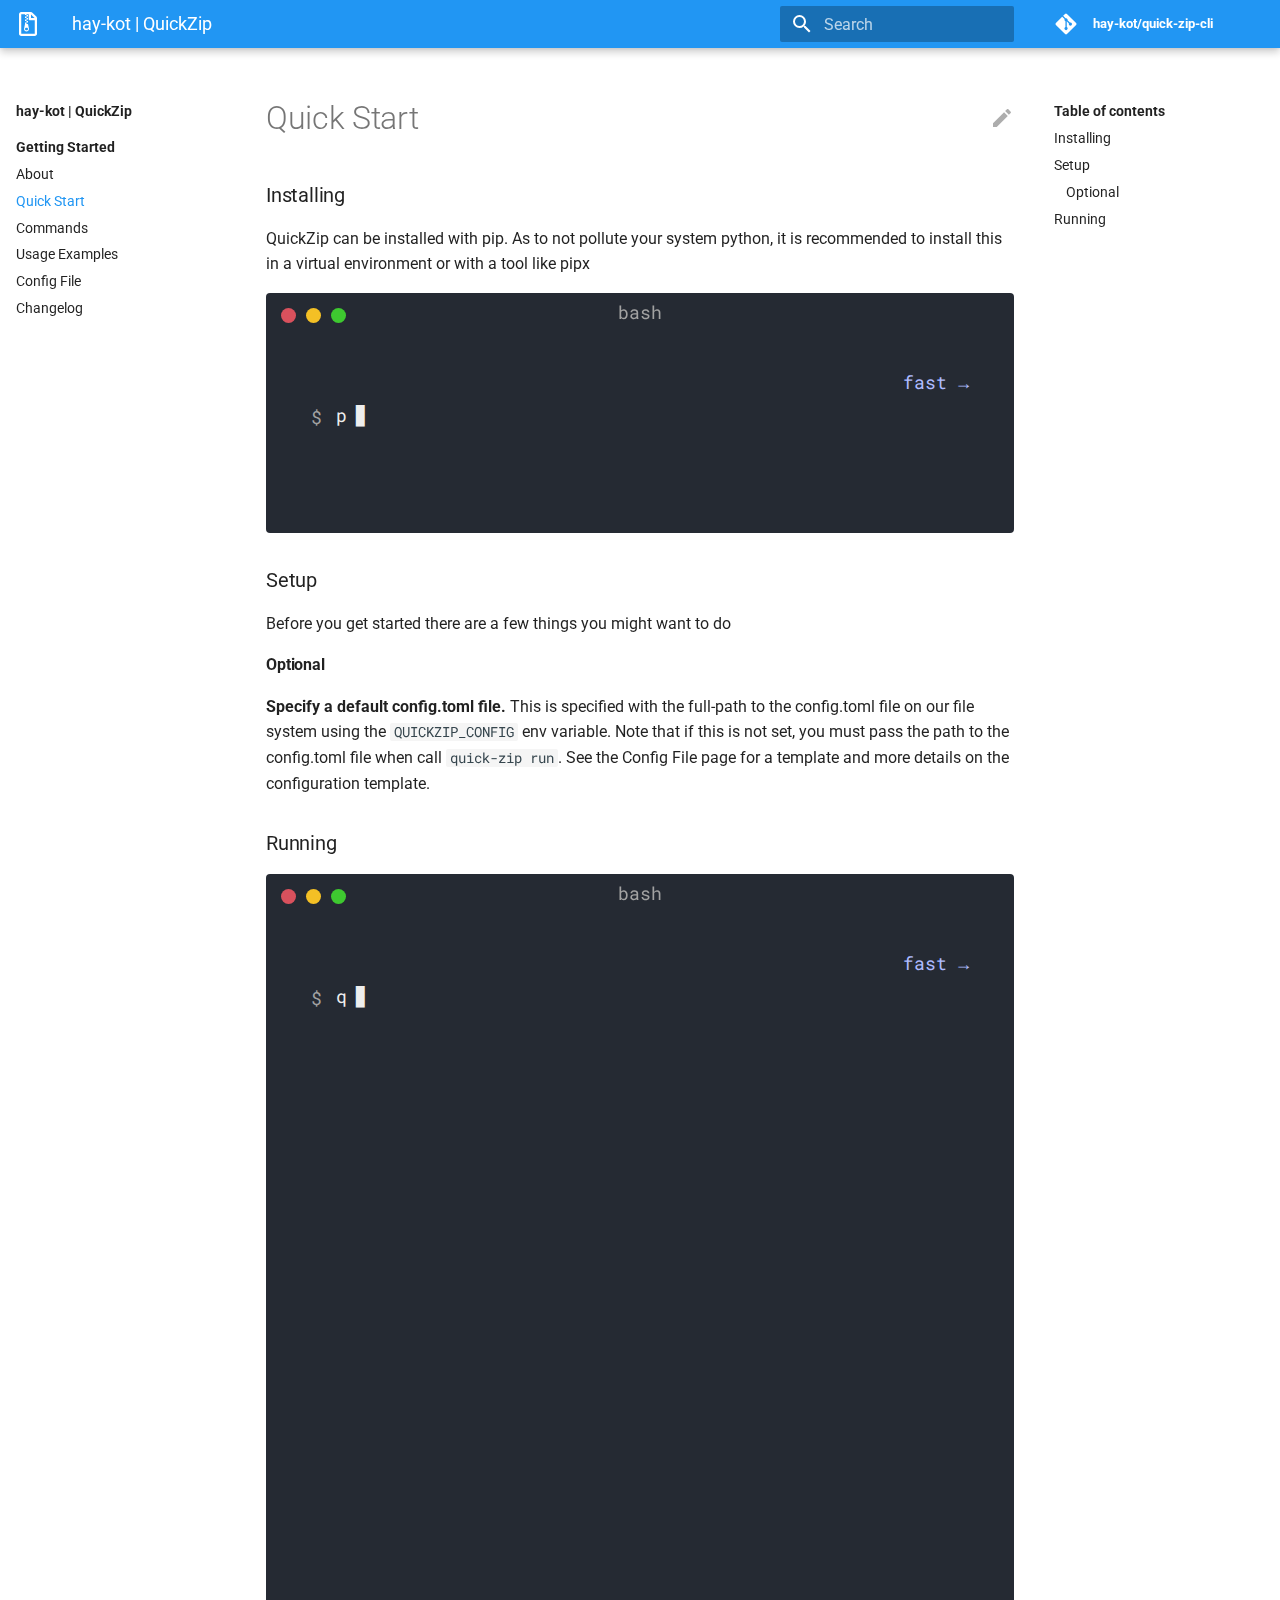
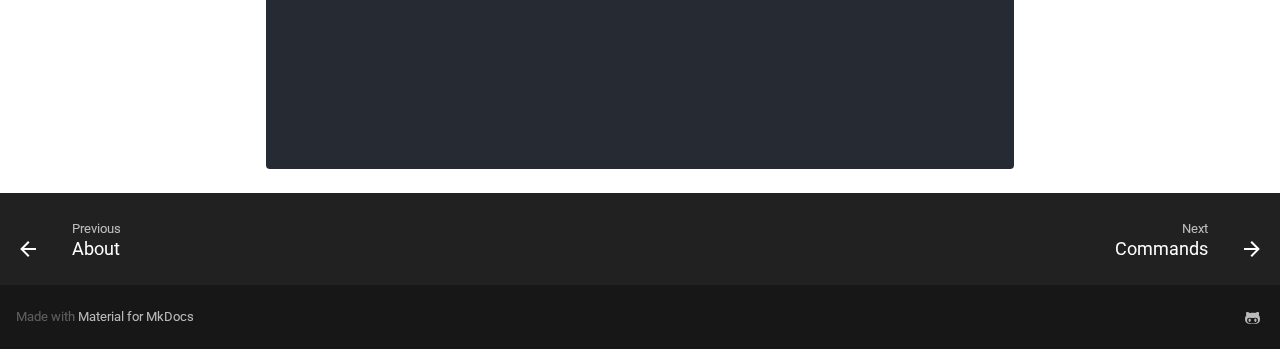
<file: getting-started/quick-start/index.html>
<!doctype html>
<html lang="en" class="no-js">
  <head>
    
      <meta charset="utf-8">
      <meta name="viewport" content="width=device-width,initial-scale=1">
      
      
      
      
      <link rel="icon" href="../../assets/images/favicon.png">
      <meta name="generator" content="mkdocs-1.1.2, mkdocs-material-7.0.6">
    
    
      
        <title>Quick Start - hay-kot | QuickZip</title>
      
    
    
      <link rel="stylesheet" href="../../assets/stylesheets/main.2c0c5eaf.min.css">
      
        
        <link rel="stylesheet" href="../../assets/stylesheets/palette.7fa14f5b.min.css">
        
      
    
    
    
      
        
        <link rel="preconnect" href="https://fonts.gstatic.com" crossorigin>
        <link rel="stylesheet" href="https://fonts.googleapis.com/css?family=Roboto:300,400,400i,700%7CRoboto+Mono&display=fallback">
        <style>:root{--md-text-font-family:"Roboto";--md-code-font-family:"Roboto Mono"}</style>
      
    
    
    
      <link rel="stylesheet" href="../../css/termynal.css">
    
      <link rel="stylesheet" href="../../css/custom.css">
    
    
      
    
    
  </head>
  
  
    
    
    
    
    
    <body dir="ltr" data-md-color-scheme="" data-md-color-primary="none" data-md-color-accent="none">
      
  
    
    <input class="md-toggle" data-md-toggle="drawer" type="checkbox" id="__drawer" autocomplete="off">
    <input class="md-toggle" data-md-toggle="search" type="checkbox" id="__search" autocomplete="off">
    <label class="md-overlay" for="__drawer"></label>
    <div data-md-component="skip">
      
        
        <a href="#quick-start" class="md-skip">
          Skip to content
        </a>
      
    </div>
    <div data-md-component="announce">
      
    </div>
    
      <header class="md-header" data-md-component="header">
  <nav class="md-header__inner md-grid" aria-label="Header">
    <a href="../.." title="hay-kot | QuickZip" class="md-header__button md-logo" aria-label="hay-kot | QuickZip" data-md-component="logo">
      
  
  <svg xmlns="http://www.w3.org/2000/svg" viewBox="0 0 384 512"><path d="M128.3 160v32h32v-32zm64-96h-32v32h32zm-64 32v32h32V96zm64 32h-32v32h32zm177.6-30.1L286 14C277 5 264.8-.1 252.1-.1H48C21.5 0 0 21.5 0 48v416c0 26.5 21.5 48 48 48h288c26.5 0 48-21.5 48-48V131.9c0-12.7-5.1-25-14.1-34zM256 51.9l76.1 76.1H256zM336 464H48V48h79.7v16h32V48H208v104c0 13.3 10.7 24 24 24h104zM194.2 265.7c-1.1-5.6-6-9.7-11.8-9.7h-22.1v-32h-32v32l-19.7 97.1C102 385.6 126.8 416 160 416c33.1 0 57.9-30.2 51.5-62.6zm-33.9 124.4c-17.9 0-32.4-12.1-32.4-27s14.5-27 32.4-27 32.4 12.1 32.4 27-14.5 27-32.4 27zm32-198.1h-32v32h32z"/></svg>

    </a>
    <label class="md-header__button md-icon" for="__drawer">
      <svg xmlns="http://www.w3.org/2000/svg" viewBox="0 0 24 24"><path d="M3 6h18v2H3V6m0 5h18v2H3v-2m0 5h18v2H3v-2z"/></svg>
    </label>
    <div class="md-header__title" data-md-component="header-title">
      <div class="md-header__ellipsis">
        <div class="md-header__topic">
          <span class="md-ellipsis">
            hay-kot | QuickZip
          </span>
        </div>
        <div class="md-header__topic" data-md-component="header-topic">
          <span class="md-ellipsis">
            
              Quick Start
            
          </span>
        </div>
      </div>
    </div>
    <div class="md-header__options">
      
    </div>
    
      <label class="md-header__button md-icon" for="__search">
        <svg xmlns="http://www.w3.org/2000/svg" viewBox="0 0 24 24"><path d="M9.5 3A6.5 6.5 0 0 1 16 9.5c0 1.61-.59 3.09-1.56 4.23l.27.27h.79l5 5-1.5 1.5-5-5v-.79l-.27-.27A6.516 6.516 0 0 1 9.5 16 6.5 6.5 0 0 1 3 9.5 6.5 6.5 0 0 1 9.5 3m0 2C7 5 5 7 5 9.5S7 14 9.5 14 14 12 14 9.5 12 5 9.5 5z"/></svg>
      </label>
      
<div class="md-search" data-md-component="search" role="dialog">
  <label class="md-search__overlay" for="__search"></label>
  <div class="md-search__inner" role="search">
    <form class="md-search__form" name="search">
      <input type="text" class="md-search__input" name="query" aria-label="Search" placeholder="Search" autocapitalize="off" autocorrect="off" autocomplete="off" spellcheck="false" data-md-component="search-query" data-md-state="active" required>
      <label class="md-search__icon md-icon" for="__search">
        <svg xmlns="http://www.w3.org/2000/svg" viewBox="0 0 24 24"><path d="M9.5 3A6.5 6.5 0 0 1 16 9.5c0 1.61-.59 3.09-1.56 4.23l.27.27h.79l5 5-1.5 1.5-5-5v-.79l-.27-.27A6.516 6.516 0 0 1 9.5 16 6.5 6.5 0 0 1 3 9.5 6.5 6.5 0 0 1 9.5 3m0 2C7 5 5 7 5 9.5S7 14 9.5 14 14 12 14 9.5 12 5 9.5 5z"/></svg>
        <svg xmlns="http://www.w3.org/2000/svg" viewBox="0 0 24 24"><path d="M20 11v2H8l5.5 5.5-1.42 1.42L4.16 12l7.92-7.92L13.5 5.5 8 11h12z"/></svg>
      </label>
      <button type="reset" class="md-search__icon md-icon" aria-label="Clear" tabindex="-1">
        <svg xmlns="http://www.w3.org/2000/svg" viewBox="0 0 24 24"><path d="M19 6.41L17.59 5 12 10.59 6.41 5 5 6.41 10.59 12 5 17.59 6.41 19 12 13.41 17.59 19 19 17.59 13.41 12 19 6.41z"/></svg>
      </button>
    </form>
    <div class="md-search__output">
      <div class="md-search__scrollwrap" data-md-scrollfix>
        <div class="md-search-result" data-md-component="search-result">
          <div class="md-search-result__meta">
            Initializing search
          </div>
          <ol class="md-search-result__list"></ol>
        </div>
      </div>
    </div>
  </div>
</div>
    
    
      <div class="md-header__source">
        
<a href="https://github.com/hay-kot/quick-zip-cli/" title="Go to repository" class="md-source" data-md-component="source">
  <div class="md-source__icon md-icon">
    
    <svg xmlns="http://www.w3.org/2000/svg" viewBox="0 0 448 512"><path d="M439.55 236.05L244 40.45a28.87 28.87 0 0 0-40.81 0l-40.66 40.63 51.52 51.52c27.06-9.14 52.68 16.77 43.39 43.68l49.66 49.66c34.23-11.8 61.18 31 35.47 56.69-26.49 26.49-70.21-2.87-56-37.34L240.22 199v121.85c25.3 12.54 22.26 41.85 9.08 55a34.34 34.34 0 0 1-48.55 0c-17.57-17.6-11.07-46.91 11.25-56v-123c-20.8-8.51-24.6-30.74-18.64-45L142.57 101 8.45 235.14a28.86 28.86 0 0 0 0 40.81l195.61 195.6a28.86 28.86 0 0 0 40.8 0l194.69-194.69a28.86 28.86 0 0 0 0-40.81z"/></svg>
  </div>
  <div class="md-source__repository">
    hay-kot/quick-zip-cli
  </div>
</a>
      </div>
    
  </nav>
</header>
    
    <div class="md-container" data-md-component="container">
      
      
        
      
      <main class="md-main" data-md-component="main">
        <div class="md-main__inner md-grid">
          
            
              
              <div class="md-sidebar md-sidebar--primary" data-md-component="sidebar" data-md-type="navigation" >
                <div class="md-sidebar__scrollwrap">
                  <div class="md-sidebar__inner">
                    


<nav class="md-nav md-nav--primary" aria-label="Navigation" data-md-level="0">
  <label class="md-nav__title" for="__drawer">
    <a href="../.." title="hay-kot | QuickZip" class="md-nav__button md-logo" aria-label="hay-kot | QuickZip" data-md-component="logo">
      
  
  <svg xmlns="http://www.w3.org/2000/svg" viewBox="0 0 384 512"><path d="M128.3 160v32h32v-32zm64-96h-32v32h32zm-64 32v32h32V96zm64 32h-32v32h32zm177.6-30.1L286 14C277 5 264.8-.1 252.1-.1H48C21.5 0 0 21.5 0 48v416c0 26.5 21.5 48 48 48h288c26.5 0 48-21.5 48-48V131.9c0-12.7-5.1-25-14.1-34zM256 51.9l76.1 76.1H256zM336 464H48V48h79.7v16h32V48H208v104c0 13.3 10.7 24 24 24h104zM194.2 265.7c-1.1-5.6-6-9.7-11.8-9.7h-22.1v-32h-32v32l-19.7 97.1C102 385.6 126.8 416 160 416c33.1 0 57.9-30.2 51.5-62.6zm-33.9 124.4c-17.9 0-32.4-12.1-32.4-27s14.5-27 32.4-27 32.4 12.1 32.4 27-14.5 27-32.4 27zm32-198.1h-32v32h32z"/></svg>

    </a>
    hay-kot | QuickZip
  </label>
  
    <div class="md-nav__source">
      
<a href="https://github.com/hay-kot/quick-zip-cli/" title="Go to repository" class="md-source" data-md-component="source">
  <div class="md-source__icon md-icon">
    
    <svg xmlns="http://www.w3.org/2000/svg" viewBox="0 0 448 512"><path d="M439.55 236.05L244 40.45a28.87 28.87 0 0 0-40.81 0l-40.66 40.63 51.52 51.52c27.06-9.14 52.68 16.77 43.39 43.68l49.66 49.66c34.23-11.8 61.18 31 35.47 56.69-26.49 26.49-70.21-2.87-56-37.34L240.22 199v121.85c25.3 12.54 22.26 41.85 9.08 55a34.34 34.34 0 0 1-48.55 0c-17.57-17.6-11.07-46.91 11.25-56v-123c-20.8-8.51-24.6-30.74-18.64-45L142.57 101 8.45 235.14a28.86 28.86 0 0 0 0 40.81l195.61 195.6a28.86 28.86 0 0 0 40.8 0l194.69-194.69a28.86 28.86 0 0 0 0-40.81z"/></svg>
  </div>
  <div class="md-source__repository">
    hay-kot/quick-zip-cli
  </div>
</a>
    </div>
  
  <ul class="md-nav__list" data-md-scrollfix>
    
      
      
      

  
  
    
  
  
    
      
    
    <li class="md-nav__item md-nav__item--active md-nav__item--section md-nav__item--nested">
      
      
        <input class="md-nav__toggle md-toggle" data-md-toggle="__nav_1" type="checkbox" id="__nav_1" checked>
      
      <label class="md-nav__link" for="__nav_1">
        Getting Started
        <span class="md-nav__icon md-icon"></span>
      </label>
      <nav class="md-nav" aria-label="Getting Started" data-md-level="1">
        <label class="md-nav__title" for="__nav_1">
          <span class="md-nav__icon md-icon"></span>
          Getting Started
        </label>
        <ul class="md-nav__list" data-md-scrollfix>
          
            
  
  
  
    <li class="md-nav__item">
      <a href="../.." class="md-nav__link">
        About
      </a>
    </li>
  

          
            
  
  
    
  
  
    <li class="md-nav__item md-nav__item--active">
      
      <input class="md-nav__toggle md-toggle" data-md-toggle="toc" type="checkbox" id="__toc">
      
        
      
      
        <label class="md-nav__link md-nav__link--active" for="__toc">
          Quick Start
          <span class="md-nav__icon md-icon"></span>
        </label>
      
      <a href="./" class="md-nav__link md-nav__link--active">
        Quick Start
      </a>
      
        
<nav class="md-nav md-nav--secondary" aria-label="Table of contents">
  
  
    
  
  
    <label class="md-nav__title" for="__toc">
      <span class="md-nav__icon md-icon"></span>
      Table of contents
    </label>
    <ul class="md-nav__list" data-md-component="toc" data-md-scrollfix>
      
        <li class="md-nav__item">
  <a href="#installing" class="md-nav__link">
    Installing
  </a>
  
</li>
      
        <li class="md-nav__item">
  <a href="#setup" class="md-nav__link">
    Setup
  </a>
  
    <nav class="md-nav" aria-label="Setup">
      <ul class="md-nav__list">
        
          <li class="md-nav__item">
  <a href="#optional" class="md-nav__link">
    Optional
  </a>
  
</li>
        
      </ul>
    </nav>
  
</li>
      
        <li class="md-nav__item">
  <a href="#running" class="md-nav__link">
    Running
  </a>
  
</li>
      
    </ul>
  
</nav>
      
    </li>
  

          
            
  
  
  
    <li class="md-nav__item">
      <a href="../commands/" class="md-nav__link">
        Commands
      </a>
    </li>
  

          
            
  
  
  
    <li class="md-nav__item">
      <a href="../usage-examples/" class="md-nav__link">
        Usage Examples
      </a>
    </li>
  

          
            
  
  
  
    <li class="md-nav__item">
      <a href="../configuration-file/" class="md-nav__link">
        Config File
      </a>
    </li>
  

          
            
  
  
  
    <li class="md-nav__item">
      <a href="../changelog/" class="md-nav__link">
        Changelog
      </a>
    </li>
  

          
        </ul>
      </nav>
    </li>
  

    
  </ul>
</nav>
                  </div>
                </div>
              </div>
            
            
              
              <div class="md-sidebar md-sidebar--secondary" data-md-component="sidebar" data-md-type="toc" >
                <div class="md-sidebar__scrollwrap">
                  <div class="md-sidebar__inner">
                    
<nav class="md-nav md-nav--secondary" aria-label="Table of contents">
  
  
    
  
  
    <label class="md-nav__title" for="__toc">
      <span class="md-nav__icon md-icon"></span>
      Table of contents
    </label>
    <ul class="md-nav__list" data-md-component="toc" data-md-scrollfix>
      
        <li class="md-nav__item">
  <a href="#installing" class="md-nav__link">
    Installing
  </a>
  
</li>
      
        <li class="md-nav__item">
  <a href="#setup" class="md-nav__link">
    Setup
  </a>
  
    <nav class="md-nav" aria-label="Setup">
      <ul class="md-nav__list">
        
          <li class="md-nav__item">
  <a href="#optional" class="md-nav__link">
    Optional
  </a>
  
</li>
        
      </ul>
    </nav>
  
</li>
      
        <li class="md-nav__item">
  <a href="#running" class="md-nav__link">
    Running
  </a>
  
</li>
      
    </ul>
  
</nav>
                  </div>
                </div>
              </div>
            
          
          <div class="md-content" data-md-component="content">
            <article class="md-content__inner md-typeset">
              
                
                  <a href="https://github.com/hay-kot/quick-zip-cli/edit/master/docs/getting-started/quick-start.md" title="Edit this page" class="md-content__button md-icon">
                    <svg xmlns="http://www.w3.org/2000/svg" viewBox="0 0 24 24"><path d="M20.71 7.04c.39-.39.39-1.04 0-1.41l-2.34-2.34c-.37-.39-1.02-.39-1.41 0l-1.84 1.83 3.75 3.75M3 17.25V21h3.75L17.81 9.93l-3.75-3.75L3 17.25z"/></svg>
                  </a>
                
                
                <h1 id="quick-start">Quick Start</h1>
<h3 id="installing">Installing</h3>
<p>QuickZip can be installed with pip. As to not pollute your system python, it is recommended to install this in a virtual environment or with a tool like pipx </p>
<div class="termy">

<div class="highlight"><pre><span></span><code><span class="gp">$ </span>pip install quick-zip

<span class="go">---&gt; 100%</span>
</code></pre></div>

</div>

<h3 id="setup">Setup</h3>
<p>Before you get started there are a few things you might want to do</p>
<h4 id="optional">Optional</h4>
<p><strong>Specify a default config.toml file.</strong> This is specified with the full-path to the config.toml file on our file system using the <code>QUICKZIP_CONFIG</code> env variable. Note that if this is not set, you must pass the path to the config.toml file when call <code>quick-zip run</code>. See the Config File page for a template and more details on the configuration template.</p>
<h3 id="running">Running</h3>
<div class="termy">

<div class="highlight"><pre><span></span><code><span class="gp">$ </span>qz --help

<span class="go">Usage: qz [OPTIONS] COMMAND [ARGS]...</span>

<span class="go">Options:</span>
<span class="go">  --version</span>
<span class="go">  --install-completion [bash|zsh|fish|powershell|pwsh]</span>
<span class="go">                                  Install completion for the specified shell.</span>
<span class="go">  --show-completion [bash|zsh|fish|powershell|pwsh]</span>
<span class="go">                                  Show completion for the specified shell, to</span>
<span class="go">                                  copy it or customize the installation.</span>

<span class="go">  --help                          Show this message and exit.</span>

<span class="go">Commands:</span>
<span class="go">  audit   🧐 Performs ONLY the audits for configured jobs</span>
<span class="go">  config  📄 displays the configuration file</span>
<span class="go">  docs    💬 Opens quickZip documentation in browser</span>
<span class="go">  jobs    🚧 Under construction...</span>
<span class="go">  run     ✨ The main entrypoint for the application.</span>
</code></pre></div>

</div>
                
              
              
                


              
            </article>
          </div>
        </div>
      </main>
      
        
<footer class="md-footer">
  
    <nav class="md-footer__inner md-grid" aria-label="Footer">
      
        <a href="../.." class="md-footer__link md-footer__link--prev" rel="prev">
          <div class="md-footer__button md-icon">
            <svg xmlns="http://www.w3.org/2000/svg" viewBox="0 0 24 24"><path d="M20 11v2H8l5.5 5.5-1.42 1.42L4.16 12l7.92-7.92L13.5 5.5 8 11h12z"/></svg>
          </div>
          <div class="md-footer__title">
            <div class="md-ellipsis">
              <span class="md-footer__direction">
                Previous
              </span>
              About
            </div>
          </div>
        </a>
      
      
        <a href="../commands/" class="md-footer__link md-footer__link--next" rel="next">
          <div class="md-footer__title">
            <div class="md-ellipsis">
              <span class="md-footer__direction">
                Next
              </span>
              Commands
            </div>
          </div>
          <div class="md-footer__button md-icon">
            <svg xmlns="http://www.w3.org/2000/svg" viewBox="0 0 24 24"><path d="M4 11v2h12l-5.5 5.5 1.42 1.42L19.84 12l-7.92-7.92L10.5 5.5 16 11H4z"/></svg>
          </div>
        </a>
      
    </nav>
  
  <div class="md-footer-meta md-typeset">
    <div class="md-footer-meta__inner md-grid">
      <div class="md-footer-copyright">
        
        Made with
        <a href="https://squidfunk.github.io/mkdocs-material/" target="_blank" rel="noopener">
          Material for MkDocs
        </a>
        
      </div>
      
  <div class="md-footer-social">
    
      
      
        
        
      
      <a href="https://github.com/hay-kot/wiki" target="_blank" rel="noopener" title="github.com" class="md-footer-social__link">
        <svg xmlns="http://www.w3.org/2000/svg" viewBox="0 0 480 512"><path d="M186.1 328.7c0 20.9-10.9 55.1-36.7 55.1s-36.7-34.2-36.7-55.1 10.9-55.1 36.7-55.1 36.7 34.2 36.7 55.1zM480 278.2c0 31.9-3.2 65.7-17.5 95-37.9 76.6-142.1 74.8-216.7 74.8-75.8 0-186.2 2.7-225.6-74.8-14.6-29-20.2-63.1-20.2-95 0-41.9 13.9-81.5 41.5-113.6-5.2-15.8-7.7-32.4-7.7-48.8 0-21.5 4.9-32.3 14.6-51.8 45.3 0 74.3 9 108.8 36 29-6.9 58.8-10 88.7-10 27 0 54.2 2.9 80.4 9.2 34-26.7 63-35.2 107.8-35.2 9.8 19.5 14.6 30.3 14.6 51.8 0 16.4-2.6 32.7-7.7 48.2 27.5 32.4 39 72.3 39 114.2zm-64.3 50.5c0-43.9-26.7-82.6-73.5-82.6-18.9 0-37 3.4-56 6-14.9 2.3-29.8 3.2-45.1 3.2-15.2 0-30.1-.9-45.1-3.2-18.7-2.6-37-6-56-6-46.8 0-73.5 38.7-73.5 82.6 0 87.8 80.4 101.3 150.4 101.3h48.2c70.3 0 150.6-13.4 150.6-101.3zm-82.6-55.1c-25.8 0-36.7 34.2-36.7 55.1s10.9 55.1 36.7 55.1 36.7-34.2 36.7-55.1-10.9-55.1-36.7-55.1z"/></svg>
      </a>
    
  </div>

    </div>
  </div>
</footer>
      
    </div>
    <div class="md-dialog" data-md-component="dialog">
      <div class="md-dialog__inner md-typeset"></div>
    </div>
    <script id="__config" type="application/json">{"base": "../..", "features": ["navigation.instant", "navigation.expand", "navigation.sections"], "translations": {"clipboard.copy": "Copy to clipboard", "clipboard.copied": "Copied to clipboard", "search.config.lang": "en", "search.config.pipeline": "trimmer, stopWordFilter", "search.config.separator": "[\\s\\-]+", "search.placeholder": "Search", "search.result.placeholder": "Type to start searching", "search.result.none": "No matching documents", "search.result.one": "1 matching document", "search.result.other": "# matching documents", "search.result.more.one": "1 more on this page", "search.result.more.other": "# more on this page", "search.result.term.missing": "Missing"}, "search": "../../assets/javascripts/workers/search.fb4a9340.min.js", "version": null}</script>
    
    
      <script src="../../assets/javascripts/bundle.a1c7c35e.min.js"></script>
      
        <script src="../../js/termynal.js"></script>
      
        <script src="../../js/custom.js"></script>
      
    
  </body>
</html>
</file>
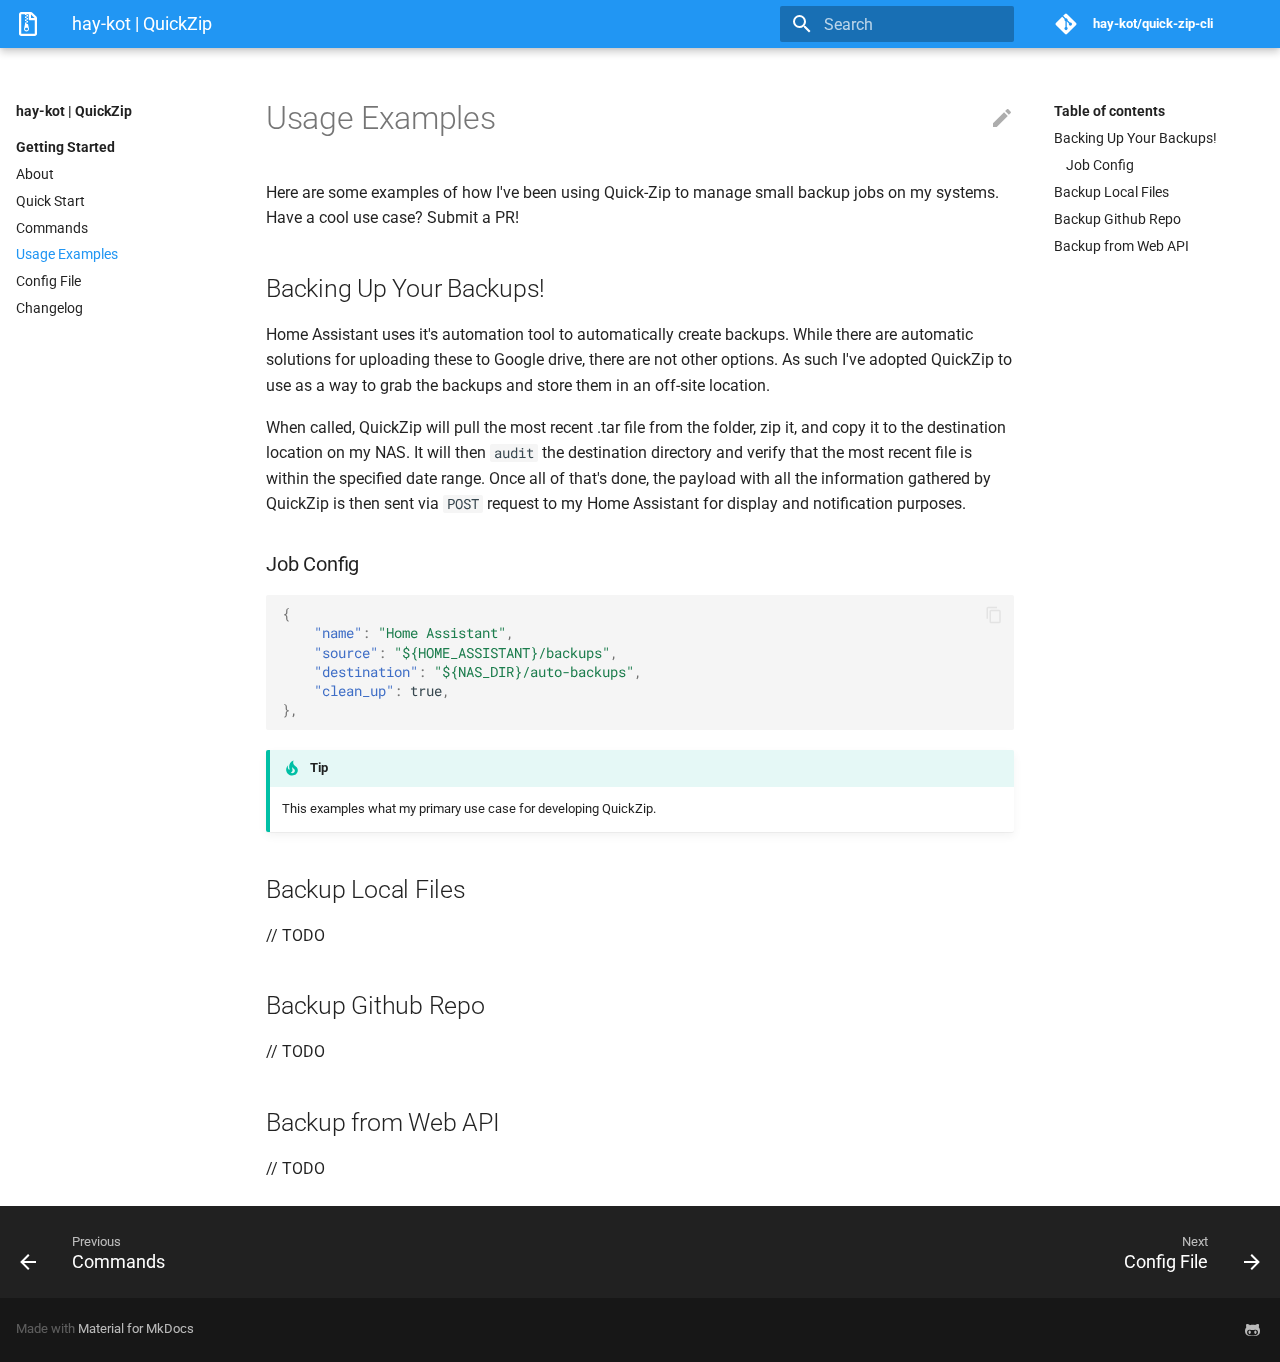
<file: getting-started/usage-examples/index.html>
<!doctype html>
<html lang="en" class="no-js">
  <head>
    
      <meta charset="utf-8">
      <meta name="viewport" content="width=device-width,initial-scale=1">
      
      
      
      
      <link rel="icon" href="../../assets/images/favicon.png">
      <meta name="generator" content="mkdocs-1.1.2, mkdocs-material-7.0.6">
    
    
      
        <title>Usage Examples - hay-kot | QuickZip</title>
      
    
    
      <link rel="stylesheet" href="../../assets/stylesheets/main.2c0c5eaf.min.css">
      
        
        <link rel="stylesheet" href="../../assets/stylesheets/palette.7fa14f5b.min.css">
        
      
    
    
    
      
        
        <link rel="preconnect" href="https://fonts.gstatic.com" crossorigin>
        <link rel="stylesheet" href="https://fonts.googleapis.com/css?family=Roboto:300,400,400i,700%7CRoboto+Mono&display=fallback">
        <style>:root{--md-text-font-family:"Roboto";--md-code-font-family:"Roboto Mono"}</style>
      
    
    
    
      <link rel="stylesheet" href="../../css/termynal.css">
    
      <link rel="stylesheet" href="../../css/custom.css">
    
    
      
    
    
  </head>
  
  
    
    
    
    
    
    <body dir="ltr" data-md-color-scheme="" data-md-color-primary="none" data-md-color-accent="none">
      
  
    
    <input class="md-toggle" data-md-toggle="drawer" type="checkbox" id="__drawer" autocomplete="off">
    <input class="md-toggle" data-md-toggle="search" type="checkbox" id="__search" autocomplete="off">
    <label class="md-overlay" for="__drawer"></label>
    <div data-md-component="skip">
      
        
        <a href="#usage-examples" class="md-skip">
          Skip to content
        </a>
      
    </div>
    <div data-md-component="announce">
      
    </div>
    
      <header class="md-header" data-md-component="header">
  <nav class="md-header__inner md-grid" aria-label="Header">
    <a href="../.." title="hay-kot | QuickZip" class="md-header__button md-logo" aria-label="hay-kot | QuickZip" data-md-component="logo">
      
  
  <svg xmlns="http://www.w3.org/2000/svg" viewBox="0 0 384 512"><path d="M128.3 160v32h32v-32zm64-96h-32v32h32zm-64 32v32h32V96zm64 32h-32v32h32zm177.6-30.1L286 14C277 5 264.8-.1 252.1-.1H48C21.5 0 0 21.5 0 48v416c0 26.5 21.5 48 48 48h288c26.5 0 48-21.5 48-48V131.9c0-12.7-5.1-25-14.1-34zM256 51.9l76.1 76.1H256zM336 464H48V48h79.7v16h32V48H208v104c0 13.3 10.7 24 24 24h104zM194.2 265.7c-1.1-5.6-6-9.7-11.8-9.7h-22.1v-32h-32v32l-19.7 97.1C102 385.6 126.8 416 160 416c33.1 0 57.9-30.2 51.5-62.6zm-33.9 124.4c-17.9 0-32.4-12.1-32.4-27s14.5-27 32.4-27 32.4 12.1 32.4 27-14.5 27-32.4 27zm32-198.1h-32v32h32z"/></svg>

    </a>
    <label class="md-header__button md-icon" for="__drawer">
      <svg xmlns="http://www.w3.org/2000/svg" viewBox="0 0 24 24"><path d="M3 6h18v2H3V6m0 5h18v2H3v-2m0 5h18v2H3v-2z"/></svg>
    </label>
    <div class="md-header__title" data-md-component="header-title">
      <div class="md-header__ellipsis">
        <div class="md-header__topic">
          <span class="md-ellipsis">
            hay-kot | QuickZip
          </span>
        </div>
        <div class="md-header__topic" data-md-component="header-topic">
          <span class="md-ellipsis">
            
              Usage Examples
            
          </span>
        </div>
      </div>
    </div>
    <div class="md-header__options">
      
    </div>
    
      <label class="md-header__button md-icon" for="__search">
        <svg xmlns="http://www.w3.org/2000/svg" viewBox="0 0 24 24"><path d="M9.5 3A6.5 6.5 0 0 1 16 9.5c0 1.61-.59 3.09-1.56 4.23l.27.27h.79l5 5-1.5 1.5-5-5v-.79l-.27-.27A6.516 6.516 0 0 1 9.5 16 6.5 6.5 0 0 1 3 9.5 6.5 6.5 0 0 1 9.5 3m0 2C7 5 5 7 5 9.5S7 14 9.5 14 14 12 14 9.5 12 5 9.5 5z"/></svg>
      </label>
      
<div class="md-search" data-md-component="search" role="dialog">
  <label class="md-search__overlay" for="__search"></label>
  <div class="md-search__inner" role="search">
    <form class="md-search__form" name="search">
      <input type="text" class="md-search__input" name="query" aria-label="Search" placeholder="Search" autocapitalize="off" autocorrect="off" autocomplete="off" spellcheck="false" data-md-component="search-query" data-md-state="active" required>
      <label class="md-search__icon md-icon" for="__search">
        <svg xmlns="http://www.w3.org/2000/svg" viewBox="0 0 24 24"><path d="M9.5 3A6.5 6.5 0 0 1 16 9.5c0 1.61-.59 3.09-1.56 4.23l.27.27h.79l5 5-1.5 1.5-5-5v-.79l-.27-.27A6.516 6.516 0 0 1 9.5 16 6.5 6.5 0 0 1 3 9.5 6.5 6.5 0 0 1 9.5 3m0 2C7 5 5 7 5 9.5S7 14 9.5 14 14 12 14 9.5 12 5 9.5 5z"/></svg>
        <svg xmlns="http://www.w3.org/2000/svg" viewBox="0 0 24 24"><path d="M20 11v2H8l5.5 5.5-1.42 1.42L4.16 12l7.92-7.92L13.5 5.5 8 11h12z"/></svg>
      </label>
      <button type="reset" class="md-search__icon md-icon" aria-label="Clear" tabindex="-1">
        <svg xmlns="http://www.w3.org/2000/svg" viewBox="0 0 24 24"><path d="M19 6.41L17.59 5 12 10.59 6.41 5 5 6.41 10.59 12 5 17.59 6.41 19 12 13.41 17.59 19 19 17.59 13.41 12 19 6.41z"/></svg>
      </button>
    </form>
    <div class="md-search__output">
      <div class="md-search__scrollwrap" data-md-scrollfix>
        <div class="md-search-result" data-md-component="search-result">
          <div class="md-search-result__meta">
            Initializing search
          </div>
          <ol class="md-search-result__list"></ol>
        </div>
      </div>
    </div>
  </div>
</div>
    
    
      <div class="md-header__source">
        
<a href="https://github.com/hay-kot/quick-zip-cli/" title="Go to repository" class="md-source" data-md-component="source">
  <div class="md-source__icon md-icon">
    
    <svg xmlns="http://www.w3.org/2000/svg" viewBox="0 0 448 512"><path d="M439.55 236.05L244 40.45a28.87 28.87 0 0 0-40.81 0l-40.66 40.63 51.52 51.52c27.06-9.14 52.68 16.77 43.39 43.68l49.66 49.66c34.23-11.8 61.18 31 35.47 56.69-26.49 26.49-70.21-2.87-56-37.34L240.22 199v121.85c25.3 12.54 22.26 41.85 9.08 55a34.34 34.34 0 0 1-48.55 0c-17.57-17.6-11.07-46.91 11.25-56v-123c-20.8-8.51-24.6-30.74-18.64-45L142.57 101 8.45 235.14a28.86 28.86 0 0 0 0 40.81l195.61 195.6a28.86 28.86 0 0 0 40.8 0l194.69-194.69a28.86 28.86 0 0 0 0-40.81z"/></svg>
  </div>
  <div class="md-source__repository">
    hay-kot/quick-zip-cli
  </div>
</a>
      </div>
    
  </nav>
</header>
    
    <div class="md-container" data-md-component="container">
      
      
        
      
      <main class="md-main" data-md-component="main">
        <div class="md-main__inner md-grid">
          
            
              
              <div class="md-sidebar md-sidebar--primary" data-md-component="sidebar" data-md-type="navigation" >
                <div class="md-sidebar__scrollwrap">
                  <div class="md-sidebar__inner">
                    


<nav class="md-nav md-nav--primary" aria-label="Navigation" data-md-level="0">
  <label class="md-nav__title" for="__drawer">
    <a href="../.." title="hay-kot | QuickZip" class="md-nav__button md-logo" aria-label="hay-kot | QuickZip" data-md-component="logo">
      
  
  <svg xmlns="http://www.w3.org/2000/svg" viewBox="0 0 384 512"><path d="M128.3 160v32h32v-32zm64-96h-32v32h32zm-64 32v32h32V96zm64 32h-32v32h32zm177.6-30.1L286 14C277 5 264.8-.1 252.1-.1H48C21.5 0 0 21.5 0 48v416c0 26.5 21.5 48 48 48h288c26.5 0 48-21.5 48-48V131.9c0-12.7-5.1-25-14.1-34zM256 51.9l76.1 76.1H256zM336 464H48V48h79.7v16h32V48H208v104c0 13.3 10.7 24 24 24h104zM194.2 265.7c-1.1-5.6-6-9.7-11.8-9.7h-22.1v-32h-32v32l-19.7 97.1C102 385.6 126.8 416 160 416c33.1 0 57.9-30.2 51.5-62.6zm-33.9 124.4c-17.9 0-32.4-12.1-32.4-27s14.5-27 32.4-27 32.4 12.1 32.4 27-14.5 27-32.4 27zm32-198.1h-32v32h32z"/></svg>

    </a>
    hay-kot | QuickZip
  </label>
  
    <div class="md-nav__source">
      
<a href="https://github.com/hay-kot/quick-zip-cli/" title="Go to repository" class="md-source" data-md-component="source">
  <div class="md-source__icon md-icon">
    
    <svg xmlns="http://www.w3.org/2000/svg" viewBox="0 0 448 512"><path d="M439.55 236.05L244 40.45a28.87 28.87 0 0 0-40.81 0l-40.66 40.63 51.52 51.52c27.06-9.14 52.68 16.77 43.39 43.68l49.66 49.66c34.23-11.8 61.18 31 35.47 56.69-26.49 26.49-70.21-2.87-56-37.34L240.22 199v121.85c25.3 12.54 22.26 41.85 9.08 55a34.34 34.34 0 0 1-48.55 0c-17.57-17.6-11.07-46.91 11.25-56v-123c-20.8-8.51-24.6-30.74-18.64-45L142.57 101 8.45 235.14a28.86 28.86 0 0 0 0 40.81l195.61 195.6a28.86 28.86 0 0 0 40.8 0l194.69-194.69a28.86 28.86 0 0 0 0-40.81z"/></svg>
  </div>
  <div class="md-source__repository">
    hay-kot/quick-zip-cli
  </div>
</a>
    </div>
  
  <ul class="md-nav__list" data-md-scrollfix>
    
      
      
      

  
  
    
  
  
    
      
    
    <li class="md-nav__item md-nav__item--active md-nav__item--section md-nav__item--nested">
      
      
        <input class="md-nav__toggle md-toggle" data-md-toggle="__nav_1" type="checkbox" id="__nav_1" checked>
      
      <label class="md-nav__link" for="__nav_1">
        Getting Started
        <span class="md-nav__icon md-icon"></span>
      </label>
      <nav class="md-nav" aria-label="Getting Started" data-md-level="1">
        <label class="md-nav__title" for="__nav_1">
          <span class="md-nav__icon md-icon"></span>
          Getting Started
        </label>
        <ul class="md-nav__list" data-md-scrollfix>
          
            
  
  
  
    <li class="md-nav__item">
      <a href="../.." class="md-nav__link">
        About
      </a>
    </li>
  

          
            
  
  
  
    <li class="md-nav__item">
      <a href="../quick-start/" class="md-nav__link">
        Quick Start
      </a>
    </li>
  

          
            
  
  
  
    <li class="md-nav__item">
      <a href="../commands/" class="md-nav__link">
        Commands
      </a>
    </li>
  

          
            
  
  
    
  
  
    <li class="md-nav__item md-nav__item--active">
      
      <input class="md-nav__toggle md-toggle" data-md-toggle="toc" type="checkbox" id="__toc">
      
        
      
      
        <label class="md-nav__link md-nav__link--active" for="__toc">
          Usage Examples
          <span class="md-nav__icon md-icon"></span>
        </label>
      
      <a href="./" class="md-nav__link md-nav__link--active">
        Usage Examples
      </a>
      
        
<nav class="md-nav md-nav--secondary" aria-label="Table of contents">
  
  
    
  
  
    <label class="md-nav__title" for="__toc">
      <span class="md-nav__icon md-icon"></span>
      Table of contents
    </label>
    <ul class="md-nav__list" data-md-component="toc" data-md-scrollfix>
      
        <li class="md-nav__item">
  <a href="#backing-up-your-backups" class="md-nav__link">
    Backing Up Your Backups!
  </a>
  
    <nav class="md-nav" aria-label="Backing Up Your Backups!">
      <ul class="md-nav__list">
        
          <li class="md-nav__item">
  <a href="#job-config" class="md-nav__link">
    Job Config
  </a>
  
</li>
        
      </ul>
    </nav>
  
</li>
      
        <li class="md-nav__item">
  <a href="#backup-local-files" class="md-nav__link">
    Backup Local Files
  </a>
  
</li>
      
        <li class="md-nav__item">
  <a href="#backup-github-repo" class="md-nav__link">
    Backup Github Repo
  </a>
  
</li>
      
        <li class="md-nav__item">
  <a href="#backup-from-web-api" class="md-nav__link">
    Backup from Web API
  </a>
  
</li>
      
    </ul>
  
</nav>
      
    </li>
  

          
            
  
  
  
    <li class="md-nav__item">
      <a href="../configuration-file/" class="md-nav__link">
        Config File
      </a>
    </li>
  

          
            
  
  
  
    <li class="md-nav__item">
      <a href="../changelog/" class="md-nav__link">
        Changelog
      </a>
    </li>
  

          
        </ul>
      </nav>
    </li>
  

    
  </ul>
</nav>
                  </div>
                </div>
              </div>
            
            
              
              <div class="md-sidebar md-sidebar--secondary" data-md-component="sidebar" data-md-type="toc" >
                <div class="md-sidebar__scrollwrap">
                  <div class="md-sidebar__inner">
                    
<nav class="md-nav md-nav--secondary" aria-label="Table of contents">
  
  
    
  
  
    <label class="md-nav__title" for="__toc">
      <span class="md-nav__icon md-icon"></span>
      Table of contents
    </label>
    <ul class="md-nav__list" data-md-component="toc" data-md-scrollfix>
      
        <li class="md-nav__item">
  <a href="#backing-up-your-backups" class="md-nav__link">
    Backing Up Your Backups!
  </a>
  
    <nav class="md-nav" aria-label="Backing Up Your Backups!">
      <ul class="md-nav__list">
        
          <li class="md-nav__item">
  <a href="#job-config" class="md-nav__link">
    Job Config
  </a>
  
</li>
        
      </ul>
    </nav>
  
</li>
      
        <li class="md-nav__item">
  <a href="#backup-local-files" class="md-nav__link">
    Backup Local Files
  </a>
  
</li>
      
        <li class="md-nav__item">
  <a href="#backup-github-repo" class="md-nav__link">
    Backup Github Repo
  </a>
  
</li>
      
        <li class="md-nav__item">
  <a href="#backup-from-web-api" class="md-nav__link">
    Backup from Web API
  </a>
  
</li>
      
    </ul>
  
</nav>
                  </div>
                </div>
              </div>
            
          
          <div class="md-content" data-md-component="content">
            <article class="md-content__inner md-typeset">
              
                
                  <a href="https://github.com/hay-kot/quick-zip-cli/edit/master/docs/getting-started/usage-examples.md" title="Edit this page" class="md-content__button md-icon">
                    <svg xmlns="http://www.w3.org/2000/svg" viewBox="0 0 24 24"><path d="M20.71 7.04c.39-.39.39-1.04 0-1.41l-2.34-2.34c-.37-.39-1.02-.39-1.41 0l-1.84 1.83 3.75 3.75M3 17.25V21h3.75L17.81 9.93l-3.75-3.75L3 17.25z"/></svg>
                  </a>
                
                
                <h1 id="usage-examples">Usage Examples</h1>
<p>Here are some examples of how I've been using Quick-Zip to manage small backup jobs on my systems. Have a cool use case? Submit a PR! </p>
<h2 id="backing-up-your-backups">Backing Up Your Backups!</h2>
<p>Home Assistant uses it's automation tool to automatically create backups. While there are automatic solutions for uploading these to Google drive, there are not other options. As such I've adopted QuickZip to use as a way to grab the backups and store them in an off-site location. </p>
<p>When called, QuickZip will pull the most recent .tar file from the folder, zip it, and copy it to the destination location on my NAS. It will then <code>audit</code> the destination directory and verify that the most recent file is within the specified date range. Once all of that's done, the payload with all the information gathered by QuickZip is then sent via <code>POST</code> request to my Home Assistant for display and notification purposes.</p>
<h3 id="job-config">Job Config</h3>
<div class="highlight"><pre><span></span><code><span class="p">{</span>
    <span class="nt">&quot;name&quot;</span><span class="p">:</span> <span class="s2">&quot;Home Assistant&quot;</span><span class="p">,</span>
    <span class="nt">&quot;source&quot;</span><span class="p">:</span> <span class="s2">&quot;${HOME_ASSISTANT}/backups&quot;</span><span class="p">,</span>
    <span class="nt">&quot;destination&quot;</span><span class="p">:</span> <span class="s2">&quot;${NAS_DIR}/auto-backups&quot;</span><span class="p">,</span>
    <span class="nt">&quot;clean_up&quot;</span><span class="p">:</span> <span class="kc">true</span><span class="p">,</span>
<span class="p">},</span>
</code></pre></div>
<div class="admonition tip">
<p class="admonition-title">Tip</p>
<p>This examples what my primary use case for developing QuickZip.</p>
</div>
<h2 id="backup-local-files">Backup Local Files</h2>
<p>// TODO</p>
<h2 id="backup-github-repo">Backup Github Repo</h2>
<p>// TODO</p>
<h2 id="backup-from-web-api">Backup from Web API</h2>
<p>// TODO</p>
                
              
              
                


              
            </article>
          </div>
        </div>
      </main>
      
        
<footer class="md-footer">
  
    <nav class="md-footer__inner md-grid" aria-label="Footer">
      
        <a href="../commands/" class="md-footer__link md-footer__link--prev" rel="prev">
          <div class="md-footer__button md-icon">
            <svg xmlns="http://www.w3.org/2000/svg" viewBox="0 0 24 24"><path d="M20 11v2H8l5.5 5.5-1.42 1.42L4.16 12l7.92-7.92L13.5 5.5 8 11h12z"/></svg>
          </div>
          <div class="md-footer__title">
            <div class="md-ellipsis">
              <span class="md-footer__direction">
                Previous
              </span>
              Commands
            </div>
          </div>
        </a>
      
      
        <a href="../configuration-file/" class="md-footer__link md-footer__link--next" rel="next">
          <div class="md-footer__title">
            <div class="md-ellipsis">
              <span class="md-footer__direction">
                Next
              </span>
              Config File
            </div>
          </div>
          <div class="md-footer__button md-icon">
            <svg xmlns="http://www.w3.org/2000/svg" viewBox="0 0 24 24"><path d="M4 11v2h12l-5.5 5.5 1.42 1.42L19.84 12l-7.92-7.92L10.5 5.5 16 11H4z"/></svg>
          </div>
        </a>
      
    </nav>
  
  <div class="md-footer-meta md-typeset">
    <div class="md-footer-meta__inner md-grid">
      <div class="md-footer-copyright">
        
        Made with
        <a href="https://squidfunk.github.io/mkdocs-material/" target="_blank" rel="noopener">
          Material for MkDocs
        </a>
        
      </div>
      
  <div class="md-footer-social">
    
      
      
        
        
      
      <a href="https://github.com/hay-kot/wiki" target="_blank" rel="noopener" title="github.com" class="md-footer-social__link">
        <svg xmlns="http://www.w3.org/2000/svg" viewBox="0 0 480 512"><path d="M186.1 328.7c0 20.9-10.9 55.1-36.7 55.1s-36.7-34.2-36.7-55.1 10.9-55.1 36.7-55.1 36.7 34.2 36.7 55.1zM480 278.2c0 31.9-3.2 65.7-17.5 95-37.9 76.6-142.1 74.8-216.7 74.8-75.8 0-186.2 2.7-225.6-74.8-14.6-29-20.2-63.1-20.2-95 0-41.9 13.9-81.5 41.5-113.6-5.2-15.8-7.7-32.4-7.7-48.8 0-21.5 4.9-32.3 14.6-51.8 45.3 0 74.3 9 108.8 36 29-6.9 58.8-10 88.7-10 27 0 54.2 2.9 80.4 9.2 34-26.7 63-35.2 107.8-35.2 9.8 19.5 14.6 30.3 14.6 51.8 0 16.4-2.6 32.7-7.7 48.2 27.5 32.4 39 72.3 39 114.2zm-64.3 50.5c0-43.9-26.7-82.6-73.5-82.6-18.9 0-37 3.4-56 6-14.9 2.3-29.8 3.2-45.1 3.2-15.2 0-30.1-.9-45.1-3.2-18.7-2.6-37-6-56-6-46.8 0-73.5 38.7-73.5 82.6 0 87.8 80.4 101.3 150.4 101.3h48.2c70.3 0 150.6-13.4 150.6-101.3zm-82.6-55.1c-25.8 0-36.7 34.2-36.7 55.1s10.9 55.1 36.7 55.1 36.7-34.2 36.7-55.1-10.9-55.1-36.7-55.1z"/></svg>
      </a>
    
  </div>

    </div>
  </div>
</footer>
      
    </div>
    <div class="md-dialog" data-md-component="dialog">
      <div class="md-dialog__inner md-typeset"></div>
    </div>
    <script id="__config" type="application/json">{"base": "../..", "features": ["navigation.instant", "navigation.expand", "navigation.sections"], "translations": {"clipboard.copy": "Copy to clipboard", "clipboard.copied": "Copied to clipboard", "search.config.lang": "en", "search.config.pipeline": "trimmer, stopWordFilter", "search.config.separator": "[\\s\\-]+", "search.placeholder": "Search", "search.result.placeholder": "Type to start searching", "search.result.none": "No matching documents", "search.result.one": "1 matching document", "search.result.other": "# matching documents", "search.result.more.one": "1 more on this page", "search.result.more.other": "# more on this page", "search.result.term.missing": "Missing"}, "search": "../../assets/javascripts/workers/search.fb4a9340.min.js", "version": null}</script>
    
    
      <script src="../../assets/javascripts/bundle.a1c7c35e.min.js"></script>
      
        <script src="../../js/termynal.js"></script>
      
        <script src="../../js/custom.js"></script>
      
    
  </body>
</html>
</file>
<file: css/termynal.css>
/**
 * termynal.js
 *
 * @author Ines Montani <ines@ines.io>
 * @version 0.0.1
 * @license MIT
 */

:root {
  --color-bg: #252a33;
  --color-text: #eee;
  --color-text-subtle: #a2a2a2;
}

[data-termynal] {
  width: 750px;
  max-width: 100%;
  background: var(--color-bg);
  color: var(--color-text);
  font-size: 18px;
  /* font-family: 'Fira Mono', Consolas, Menlo, Monaco, 'Courier New', Courier, monospace; */
  font-family: "Roboto Mono", "Fira Mono", Consolas, Menlo, Monaco,
    "Courier New", Courier, monospace;
  border-radius: 4px;
  padding: 75px 45px 35px;
  position: relative;
  -webkit-box-sizing: border-box;
  box-sizing: border-box;
}

[data-termynal]:before {
  content: "";
  position: absolute;
  top: 15px;
  left: 15px;
  display: inline-block;
  width: 15px;
  height: 15px;
  border-radius: 50%;
  /* A little hack to display the window buttons in one pseudo element. */
  background: #d9515d;
  -webkit-box-shadow: 25px 0 0 #f4c025, 50px 0 0 #3ec930;
  box-shadow: 25px 0 0 #f4c025, 50px 0 0 #3ec930;
}

[data-termynal]:after {
  content: "bash";
  position: absolute;
  color: var(--color-text-subtle);
  top: 5px;
  left: 0;
  width: 100%;
  text-align: center;
}

a[data-terminal-control] {
  text-align: right;
  display: block;
  color: #aebbff;
}

[data-ty] {
  display: block;
  line-height: 2;
}

[data-ty]:before {
  /* Set up defaults and ensure empty lines are displayed. */
  content: "";
  display: inline-block;
  vertical-align: middle;
}

[data-ty="input"]:before,
[data-ty-prompt]:before {
  margin-right: 0.75em;
  color: var(--color-text-subtle);
}

[data-ty="input"]:before {
  content: "$";
}

[data-ty][data-ty-prompt]:before {
  content: attr(data-ty-prompt);
}

[data-ty-cursor]:after {
  content: attr(data-ty-cursor);
  font-family: monospace;
  margin-left: 0.5em;
  -webkit-animation: blink 1s infinite;
  animation: blink 1s infinite;
}

/* Cursor animation */

@-webkit-keyframes blink {
  50% {
    opacity: 0;
  }
}

@keyframes blink {
  50% {
    opacity: 0;
  }
}
</file>
<file: css/custom.css>
:root {
  --md-primary-fg-color: #2196f3;
  --md-primary-fg-color--light: #2196f3;
  --md-primary-fg-color--dark: #2196f3;
  --md-accent-fg-color: #2196f3;
  --md-accent-fg-color--light: #2196f3;
  --md-accent-fg-color--dark: #2196f3;
}

body {
  background: var(--md-primary-bg-color);
}

/* frontpage elements */
.tx-hero h1 {
  font-size: 2.41rem !important;
}
a.md-button.md-button--primary {
  background-color: var(--md-accent-fg-color);
  border-color: var(--md-accent-fg-color);
  color: #ffffff;
}
a.md-button.md-button--primary:hover {
  color: #000000;
}
a.md-button.md-button:hover {
  color: #ffffff;
}

/* Site width etc.*/
.md-grid {
  max-width: 64rem !important;
}

.md-typeset table:not([class]) th {
  background-color: #2196f3;
}

th {
  font-weight: bold;
}

.termynal-comment {
  color: #4a968f;
  font-style: italic;
  display: block;
}

.termy [data-termynal] {
  white-space: pre-wrap;
}

a.external-link::after {
  /* \00A0 is a non-breaking space
      to make the mark be on the same line as the link
  */
  content: "\00A0[↪]";
}

a.internal-link::after {
  /* \00A0 is a non-breaking space
      to make the mark be on the same line as the link
  */
  content: "\00A0↪";
}
</file>
<file: assets/stylesheets/main.2c0c5eaf.min.css>
@charset "UTF-8";html{box-sizing:border-box;-webkit-text-size-adjust:none;-moz-text-size-adjust:none;-ms-text-size-adjust:none;text-size-adjust:none}*,:after,:before{box-sizing:inherit}body{margin:0}a,button,input,label{-webkit-tap-highlight-color:transparent}a{color:inherit;text-decoration:none}hr{display:block;box-sizing:initial;height:.05rem;padding:0;overflow:visible;border:0}small{font-size:80%}sub,sup{line-height:1em}img{border-style:none}table{border-collapse:initial;border-spacing:0}td,th{font-weight:400;vertical-align:top}button{margin:0;padding:0;font-size:inherit;background:transparent;border:0}input{border:0;outline:none}:root{--md-default-fg-color:rgba(0,0,0,0.87);--md-default-fg-color--light:rgba(0,0,0,0.54);--md-default-fg-color--lighter:rgba(0,0,0,0.32);--md-default-fg-color--lightest:rgba(0,0,0,0.07);--md-default-bg-color:#fff;--md-default-bg-color--light:hsla(0,0%,100%,0.7);--md-default-bg-color--lighter:hsla(0,0%,100%,0.3);--md-default-bg-color--lightest:hsla(0,0%,100%,0.12);--md-primary-fg-color:#4051b5;--md-primary-fg-color--light:#5d6cc0;--md-primary-fg-color--dark:#303fa1;--md-primary-bg-color:#fff;--md-primary-bg-color--light:hsla(0,0%,100%,0.7);--md-accent-fg-color:#526cfe;--md-accent-fg-color--transparent:rgba(83,108,254,0.1);--md-accent-bg-color:#fff;--md-accent-bg-color--light:hsla(0,0%,100%,0.7)}:root>*{--md-code-fg-color:#36464e;--md-code-bg-color:#f5f5f5;--md-code-hl-color:rgba(255,255,0,0.5);--md-code-hl-number-color:#d52a2a;--md-code-hl-special-color:#db1457;--md-code-hl-function-color:#a846b9;--md-code-hl-constant-color:#6e59d9;--md-code-hl-keyword-color:#3f6ec6;--md-code-hl-string-color:#1c7d4d;--md-code-hl-name-color:var(--md-code-fg-color);--md-code-hl-operator-color:var(--md-default-fg-color--light);--md-code-hl-punctuation-color:var(--md-default-fg-color--light);--md-code-hl-comment-color:var(--md-default-fg-color--light);--md-code-hl-generic-color:var(--md-default-fg-color--light);--md-code-hl-variable-color:var(--md-default-fg-color--light);--md-typeset-color:var(--md-default-fg-color);--md-typeset-a-color:var(--md-primary-fg-color);--md-typeset-mark-color:rgba(255,255,0,0.5);--md-typeset-del-color:rgba(245,80,61,0.15);--md-typeset-ins-color:rgba(11,213,112,0.15);--md-typeset-kbd-color:#fafafa;--md-typeset-kbd-accent-color:#fff;--md-typeset-kbd-border-color:#b8b8b8;--md-admonition-fg-color:var(--md-default-fg-color);--md-admonition-bg-color:var(--md-default-bg-color);--md-footer-fg-color:#fff;--md-footer-fg-color--light:hsla(0,0%,100%,0.7);--md-footer-fg-color--lighter:hsla(0,0%,100%,0.3);--md-footer-bg-color:rgba(0,0,0,0.87);--md-footer-bg-color--dark:rgba(0,0,0,0.32)}.md-icon svg{display:block;width:1.2rem;height:1.2rem;fill:currentColor}body{-webkit-font-smoothing:antialiased;-moz-osx-font-smoothing:grayscale}body,input{font-feature-settings:"kern","liga";font-family:var(--md-text-font-family,_),-apple-system,BlinkMacSystemFont,Helvetica,Arial,sans-serif}body,code,input,kbd,pre{color:var(--md-typeset-color)}code,kbd,pre{font-feature-settings:"kern";font-family:var(--md-code-font-family,_),SFMono-Regular,Consolas,Menlo,monospace}:root{--md-typeset-table--ascending:url("data:image/svg+xml;charset=utf-8,<svg xmlns='http://www.w3.org/2000/svg' viewBox='0 0 24 24'><path d='M11 4h2v12l5.5-5.5 1.42 1.42L12 19.84l-7.92-7.92L5.5 10.5 11 16V4z'/></svg>");--md-typeset-table--descending:url("data:image/svg+xml;charset=utf-8,<svg xmlns='http://www.w3.org/2000/svg' viewBox='0 0 24 24'><path d='M13 20h-2V8l-5.5 5.5-1.42-1.42L12 4.16l7.92 7.92-1.42 1.42L13 8v12z'/></svg>")}.md-typeset{font-size:.8rem;line-height:1.6;-webkit-print-color-adjust:exact;color-adjust:exact}@media print{.md-typeset{font-size:.68rem}}.md-typeset blockquote,.md-typeset dl,.md-typeset figure,.md-typeset ol,.md-typeset pre,.md-typeset ul{display:flow-root;margin:1em 0}.md-typeset h1{margin:0 0 1.25em;color:var(--md-default-fg-color--light);font-size:2em;line-height:1.3}.md-typeset h1,.md-typeset h2{font-weight:300;letter-spacing:-.01em}.md-typeset h2{margin:1.6em 0 .64em;font-size:1.5625em;line-height:1.4}.md-typeset h3{margin:1.6em 0 .8em;font-weight:400;font-size:1.25em;line-height:1.5;letter-spacing:-.01em}.md-typeset h2+h3{margin-top:.8em}.md-typeset h4{margin:1em 0;font-weight:700;letter-spacing:-.01em}.md-typeset h5,.md-typeset h6{margin:1.25em 0;color:var(--md-default-fg-color--light);font-weight:700;font-size:.8em;letter-spacing:-.01em}.md-typeset h5{text-transform:uppercase}.md-typeset hr{display:flow-root;margin:1.5em 0;border-bottom:.05rem solid var(--md-default-fg-color--lightest)}.md-typeset a{color:var(--md-typeset-a-color);word-break:break-word}.md-typeset a,.md-typeset a:before{transition:color 125ms}.md-typeset a:focus,.md-typeset a:hover{color:var(--md-accent-fg-color)}.md-typeset code,.md-typeset kbd,.md-typeset pre{color:var(--md-code-fg-color);direction:ltr}@media print{.md-typeset code,.md-typeset kbd,.md-typeset pre{white-space:pre-wrap}}.md-typeset code{padding:0 .2941176471em;font-size:.85em;word-break:break-word;background-color:var(--md-code-bg-color);border-radius:.1rem;-webkit-box-decoration-break:clone;box-decoration-break:clone}.md-typeset code:not(.focus-visible){outline:none;-webkit-tap-highlight-color:transparent}.md-typeset h1 code,.md-typeset h2 code,.md-typeset h3 code,.md-typeset h4 code,.md-typeset h5 code,.md-typeset h6 code{margin:initial;padding:initial;background-color:initial;box-shadow:none}.md-typeset a code{color:currentColor}.md-typeset pre{position:relative;line-height:1.4}.md-typeset pre>code{display:block;margin:0;padding:.7720588235em 1.1764705882em;overflow:auto;word-break:normal;box-shadow:none;-webkit-box-decoration-break:slice;box-decoration-break:slice;touch-action:auto;scrollbar-width:thin;scrollbar-color:var(--md-default-fg-color--lighter) transparent}.md-typeset pre>code:hover{scrollbar-color:var(--md-accent-fg-color) transparent}.md-typeset pre>code::-webkit-scrollbar{width:.2rem;height:.2rem}.md-typeset pre>code::-webkit-scrollbar-thumb{background-color:var(--md-default-fg-color--lighter)}.md-typeset pre>code::-webkit-scrollbar-thumb:hover{background-color:var(--md-accent-fg-color)}@media screen and (max-width:44.9375em){.md-typeset>pre{margin:1em -.8rem}.md-typeset>pre code{border-radius:0}}.md-typeset kbd{display:inline-block;padding:0 .6666666667em;color:var(--md-default-fg-color);font-size:.75em;vertical-align:text-top;word-break:break-word;background-color:var(--md-typeset-kbd-color);border-radius:.1rem;box-shadow:0 .1rem 0 .05rem var(--md-typeset-kbd-border-color),0 .1rem 0 var(--md-typeset-kbd-border-color),0 -.1rem .2rem var(--md-typeset-kbd-accent-color) inset}.md-typeset mark{color:inherit;word-break:break-word;background-color:var(--md-typeset-mark-color);-webkit-box-decoration-break:clone;box-decoration-break:clone}.md-typeset abbr{text-decoration:none;border-bottom:.05rem dotted var(--md-default-fg-color--light);cursor:help}@media (hover:none){.md-typeset abbr{position:relative}.md-typeset abbr[title]:focus:after,.md-typeset abbr[title]:hover:after{box-shadow:0 2px 2px 0 rgba(0,0,0,.14),0 1px 5px 0 rgba(0,0,0,.12),0 3px 1px -2px rgba(0,0,0,.2);position:absolute;left:0;display:inline-block;width:auto;min-width:-webkit-max-content;min-width:-moz-max-content;min-width:max-content;max-width:80%;margin-top:2em;padding:.2rem .3rem;color:var(--md-default-bg-color);font-size:.7rem;background-color:var(--md-default-fg-color);border-radius:.1rem;content:attr(title)}}.md-typeset small{opacity:.75}.md-typeset sub,.md-typeset sup{margin-left:.078125em}[dir=rtl] .md-typeset sub,[dir=rtl] .md-typeset sup{margin-right:.078125em;margin-left:0}.md-typeset blockquote{padding-left:.6rem;color:var(--md-default-fg-color--light);border-left:.2rem solid var(--md-default-fg-color--lighter)}[dir=rtl] .md-typeset blockquote{padding-right:.6rem;padding-left:0;border-right:.2rem solid var(--md-default-fg-color--lighter);border-left:initial}.md-typeset ul{list-style-type:disc}.md-typeset ol,.md-typeset ul{margin-left:.625em;padding:0}[dir=rtl] .md-typeset ol,[dir=rtl] .md-typeset ul{margin-right:.625em;margin-left:0}.md-typeset ol ol,.md-typeset ul ol{list-style-type:lower-alpha}.md-typeset ol ol ol,.md-typeset ul ol ol{list-style-type:lower-roman}.md-typeset ol li,.md-typeset ul li{margin-bottom:.5em;margin-left:1.25em}[dir=rtl] .md-typeset ol li,[dir=rtl] .md-typeset ul li{margin-right:1.25em;margin-left:0}.md-typeset ol li blockquote,.md-typeset ol li p,.md-typeset ul li blockquote,.md-typeset ul li p{margin:.5em 0}.md-typeset ol li:last-child,.md-typeset ul li:last-child{margin-bottom:0}.md-typeset ol li ol,.md-typeset ol li ul,.md-typeset ul li ol,.md-typeset ul li ul{margin:.5em 0 .5em .625em}[dir=rtl] .md-typeset ol li ol,[dir=rtl] .md-typeset ol li ul,[dir=rtl] .md-typeset ul li ol,[dir=rtl] .md-typeset ul li ul{margin-right:.625em;margin-left:0}.md-typeset dd{margin:1em 0 1.5em 1.875em}[dir=rtl] .md-typeset dd{margin-right:1.875em;margin-left:0}.md-typeset img,.md-typeset svg{max-width:100%;height:auto}.md-typeset img[align=left],.md-typeset svg[align=left]{margin:1em 1em 1em 0}.md-typeset img[align=right],.md-typeset svg[align=right]{margin:1em 0 1em 1em}.md-typeset img[align]:only-child,.md-typeset svg[align]:only-child{margin-top:0}.md-typeset figure{width:-webkit-fit-content;width:-moz-fit-content;width:fit-content;max-width:100%;margin:0 auto;text-align:center}.md-typeset figure img{display:block}.md-typeset figcaption{max-width:24rem;margin:1em auto 2em;font-style:italic}.md-typeset iframe{max-width:100%}.md-typeset table:not([class]){display:inline-block;max-width:100%;overflow:auto;font-size:.64rem;background-color:var(--md-default-bg-color);border-radius:.1rem;box-shadow:0 .2rem .5rem rgba(0,0,0,.05),0 0 .05rem rgba(0,0,0,.1);touch-action:auto}@media print{.md-typeset table:not([class]){display:table}}.md-typeset table:not([class])+*{margin-top:1.5em}.md-typeset table:not([class]) td>:first-child,.md-typeset table:not([class]) th>:first-child{margin-top:0}.md-typeset table:not([class]) td>:last-child,.md-typeset table:not([class]) th>:last-child{margin-bottom:0}.md-typeset table:not([class]) td:not([align]),.md-typeset table:not([class]) th:not([align]){text-align:left}[dir=rtl] .md-typeset table:not([class]) td:not([align]),[dir=rtl] .md-typeset table:not([class]) th:not([align]){text-align:right}.md-typeset table:not([class]) th{min-width:5rem;padding:.9375em 1.25em;color:var(--md-default-bg-color);vertical-align:top;background-color:var(--md-default-fg-color--light)}.md-typeset table:not([class]) th a{color:inherit}.md-typeset table:not([class]) td{padding:.9375em 1.25em;vertical-align:top;border-top:.05rem solid var(--md-default-fg-color--lightest)}.md-typeset table:not([class]) tr{transition:background-color 125ms}.md-typeset table:not([class]) tr:hover{background-color:rgba(0,0,0,.035);box-shadow:0 .05rem 0 var(--md-default-bg-color) inset}.md-typeset table:not([class]) tr:first-child td{border-top:0}.md-typeset table:not([class]) a{word-break:normal}.md-typeset table th[role=columnheader]{cursor:pointer}.md-typeset table th[role=columnheader]:after{display:inline-block;width:1.2em;height:1.2em;margin-left:.5em;vertical-align:sub;-webkit-mask-repeat:no-repeat;mask-repeat:no-repeat;-webkit-mask-size:contain;mask-size:contain;content:""}.md-typeset table th[role=columnheader][aria-sort=ascending]:after{background-color:currentColor;-webkit-mask-image:var(--md-typeset-table--ascending);mask-image:var(--md-typeset-table--ascending)}.md-typeset table th[role=columnheader][aria-sort=descending]:after{background-color:currentColor;-webkit-mask-image:var(--md-typeset-table--descending);mask-image:var(--md-typeset-table--descending)}.md-typeset__scrollwrap{margin:1em -.8rem;overflow-x:auto;touch-action:auto}.md-typeset__table{display:inline-block;margin-bottom:.5em;padding:0 .8rem}@media print{.md-typeset__table{display:block}}html .md-typeset__table table{display:table;width:100%;margin:0;overflow:hidden}html{height:100%;overflow-x:hidden;font-size:125%}@media screen and (min-width:100em){html{font-size:137.5%}}@media screen and (min-width:125em){html{font-size:150%}}body{position:relative;display:flex;flex-direction:column;width:100%;min-height:100%;font-size:.5rem;background-color:var(--md-default-bg-color)}@media print{body{display:block}}@media screen and (max-width:59.9375em){body[data-md-state=lock]{position:fixed}}.md-grid{max-width:61rem;margin-right:auto;margin-left:auto}.md-container{display:flex;flex-direction:column;flex-grow:1}@media print{.md-container{display:block}}.md-main{flex-grow:1}.md-main__inner{display:flex;height:100%;margin-top:1.5rem}.md-ellipsis{overflow:hidden;white-space:nowrap;text-overflow:ellipsis}.md-toggle{display:none}.md-skip{position:fixed;z-index:-1;margin:.5rem;padding:.3rem .5rem;color:var(--md-default-bg-color);font-size:.64rem;background-color:var(--md-default-fg-color);border-radius:.1rem;transform:translateY(.4rem);opacity:0}.md-skip:focus{z-index:10;transform:translateY(0);opacity:1;transition:transform .25s cubic-bezier(.4,0,.2,1),opacity 175ms 75ms}@page{margin:25mm}.md-announce{overflow:auto;background-color:var(--md-footer-bg-color)}@media print{.md-announce{display:none}}.md-announce__inner{margin:.6rem auto;padding:0 .8rem;color:var(--md-footer-fg-color);font-size:.7rem}:root{--md-clipboard-icon:url("data:image/svg+xml;charset=utf-8,<svg xmlns='http://www.w3.org/2000/svg' viewBox='0 0 24 24'><path d='M19 21H8V7h11m0-2H8a2 2 0 0 0-2 2v14a2 2 0 0 0 2 2h11a2 2 0 0 0 2-2V7a2 2 0 0 0-2-2m-3-4H4a2 2 0 0 0-2 2v14h2V3h12V1z'/></svg>")}.md-clipboard{position:absolute;top:.5em;right:.5em;z-index:1;width:1.5em;height:1.5em;color:var(--md-default-fg-color--lightest);border-radius:.1rem;cursor:pointer;transition:color .25s}@media print{.md-clipboard{display:none}}.md-clipboard:not(.focus-visible){outline:none;-webkit-tap-highlight-color:transparent}:hover>.md-clipboard{color:var(--md-default-fg-color--light)}.md-clipboard:focus,.md-clipboard:hover{color:var(--md-accent-fg-color)}.md-clipboard:after{display:block;width:1.125em;height:1.125em;margin:0 auto;background-color:currentColor;-webkit-mask-image:var(--md-clipboard-icon);mask-image:var(--md-clipboard-icon);-webkit-mask-repeat:no-repeat;mask-repeat:no-repeat;-webkit-mask-size:contain;mask-size:contain;content:""}.md-clipboard--inline{cursor:pointer}.md-clipboard--inline code{transition:color .25s,background-color .25s}.md-clipboard--inline:focus code,.md-clipboard--inline:hover code{color:var(--md-accent-fg-color);background-color:var(--md-accent-fg-color--transparent)}.md-content{flex-grow:1;overflow:hidden;scroll-padding-top:51.2rem}.md-content__inner{margin:0 .8rem 1.2rem;padding-top:.6rem}@media screen and (min-width:76.25em){.md-sidebar--primary:not([hidden])~.md-content>.md-content__inner{margin-left:1.2rem}[dir=rtl] .md-sidebar--primary:not([hidden])~.md-content>.md-content__inner{margin-right:1.2rem;margin-left:.8rem}.md-sidebar--secondary:not([hidden])~.md-content>.md-content__inner{margin-right:1.2rem}[dir=rtl] .md-sidebar--secondary:not([hidden])~.md-content>.md-content__inner{margin-right:.8rem;margin-left:1.2rem}}.md-content__inner:before{display:block;height:.4rem;content:""}.md-content__inner>:last-child{margin-bottom:0}.md-content__button{float:right;margin:.4rem 0 .4rem .4rem;padding:0}@media print{.md-content__button{display:none}}[dir=rtl] .md-content__button{float:left;margin-right:.4rem;margin-left:0}[dir=rtl] .md-content__button svg{transform:scaleX(-1)}.md-typeset .md-content__button{color:var(--md-default-fg-color--lighter)}.md-content__button svg{display:inline;vertical-align:top}.md-dialog{box-shadow:0 2px 2px 0 rgba(0,0,0,.14),0 1px 5px 0 rgba(0,0,0,.12),0 3px 1px -2px rgba(0,0,0,.2);position:fixed;right:.8rem;bottom:.8rem;left:auto;z-index:2;min-width:11.1rem;padding:.4rem .6rem;background-color:var(--md-default-fg-color);border-radius:.1rem;transform:translateY(100%);opacity:0;transition:transform 0ms .4s,opacity .4s;pointer-events:none}@media print{.md-dialog{display:none}}[dir=rtl] .md-dialog{right:auto;left:.8rem}.md-dialog[data-md-state=open]{transform:translateY(0);opacity:1;transition:transform .4s cubic-bezier(.075,.85,.175,1),opacity .4s;pointer-events:auto}.md-dialog__inner{color:var(--md-default-bg-color);font-size:.7rem}.md-typeset .md-button{display:inline-block;padding:.625em 2em;color:var(--md-primary-fg-color);font-weight:700;border:.1rem solid;border-radius:.1rem;transition:color 125ms,background-color 125ms,border-color 125ms}.md-typeset .md-button--primary{color:var(--md-primary-bg-color);background-color:var(--md-primary-fg-color);border-color:var(--md-primary-fg-color)}.md-typeset .md-button:focus,.md-typeset .md-button:hover{color:var(--md-accent-bg-color);background-color:var(--md-accent-fg-color);border-color:var(--md-accent-fg-color)}.md-typeset .md-input{height:1.8rem;padding:0 .6rem;font-size:.8rem;border-radius:.1rem;box-shadow:0 .2rem .5rem rgba(0,0,0,.1),0 .025rem .05rem rgba(0,0,0,.1);transition:box-shadow .25s}.md-typeset .md-input:focus,.md-typeset .md-input:hover{box-shadow:0 .4rem 1rem rgba(0,0,0,.15),0 .025rem .05rem rgba(0,0,0,.15)}.md-typeset .md-input--stretch{width:100%}.md-header{position:-webkit-sticky;position:sticky;top:0;right:0;left:0;z-index:2;color:var(--md-primary-bg-color);background-color:var(--md-primary-fg-color);box-shadow:0 0 .2rem transparent,0 .2rem .4rem transparent;transition:color .25s,background-color .25s}@media print{.md-header{display:none}}.md-header[data-md-state=shadow]{box-shadow:0 0 .2rem rgba(0,0,0,.1),0 .2rem .4rem rgba(0,0,0,.2);transition:transform .25s cubic-bezier(.1,.7,.1,1),color .25s,background-color .25s,box-shadow .25s}.md-header[data-md-state=hidden]{transform:translateY(-100%);transition:transform .25s cubic-bezier(.8,0,.6,1),color .25s,background-color .25s,box-shadow .25s}.md-header__inner{display:flex;align-items:center;padding:0 .2rem}.md-header__button{position:relative;z-index:1;display:inline-block;margin:.2rem;padding:.4rem;color:currentColor;vertical-align:middle;cursor:pointer;transition:opacity .25s}.md-header__button:focus,.md-header__button:hover{opacity:.7}.md-header__button:not(.focus-visible){outline:none}.md-header__button.md-logo{margin:.2rem;padding:.4rem}@media screen and (max-width:76.1875em){.md-header__button.md-logo{display:none}}.md-header__button.md-logo img,.md-header__button.md-logo svg{display:block;width:1.2rem;height:1.2rem;fill:currentColor}@media screen and (min-width:60em){.md-header__button[for=__search]{display:none}}.no-js .md-header__button[for=__search]{display:none}[dir=rtl] .md-header__button[for=__search] svg{transform:scaleX(-1)}@media screen and (min-width:76.25em){.md-header__button[for=__drawer]{display:none}}.md-header__topic{position:absolute;display:flex;max-width:100%;transition:transform .4s cubic-bezier(.1,.7,.1,1),opacity .15s}.md-header__topic+.md-header__topic{z-index:-1;transform:translateX(1.25rem);opacity:0;transition:transform .4s cubic-bezier(1,.7,.1,.1),opacity .15s;pointer-events:none}[dir=rtl] .md-header__topic+.md-header__topic{transform:translateX(-1.25rem)}.md-header__title{flex-grow:1;height:2.4rem;margin-right:.4rem;margin-left:1rem;font-size:.9rem;line-height:2.4rem}.md-header__title[data-md-state=active] .md-header__topic{z-index:-1;transform:translateX(-1.25rem);opacity:0;transition:transform .4s cubic-bezier(1,.7,.1,.1),opacity .15s;pointer-events:none}[dir=rtl] .md-header__title[data-md-state=active] .md-header__topic{transform:translateX(1.25rem)}.md-header__title[data-md-state=active] .md-header__topic+.md-header__topic{z-index:0;transform:translateX(0);opacity:1;transition:transform .4s cubic-bezier(.1,.7,.1,1),opacity .15s;pointer-events:auto}.md-header__title>.md-header__ellipsis{position:relative;width:100%;height:100%}.md-header__options{display:flex;flex-shrink:0;max-width:100%;white-space:nowrap;transition:max-width 0ms .25s,opacity .25s .25s}.md-header__options>[data-md-state=hidden]{display:none}[data-md-toggle=search]:checked~.md-header .md-header__options{max-width:0;opacity:0;transition:max-width 0ms,opacity 0ms}.md-header__source{display:none}@media screen and (min-width:60em){.md-header__source{display:block;width:11.7rem;max-width:11.7rem;margin-left:1rem}[dir=rtl] .md-header__source{margin-right:1rem;margin-left:0}}@media screen and (min-width:76.25em){.md-header__source{margin-left:1.4rem}[dir=rtl] .md-header__source{margin-right:1.4rem}}.md-footer{color:var(--md-footer-fg-color);background-color:var(--md-footer-bg-color)}@media print{.md-footer{display:none}}.md-footer__inner{padding:.2rem;overflow:auto}.md-footer__link{display:flex;padding-top:1.4rem;padding-bottom:.4rem;transition:opacity .25s}@media screen and (min-width:45em){.md-footer__link{width:50%}}.md-footer__link:focus,.md-footer__link:hover{opacity:.7}.md-footer__link--prev{float:left}@media screen and (max-width:44.9375em){.md-footer__link--prev{width:25%}.md-footer__link--prev .md-footer__title{display:none}}[dir=rtl] .md-footer__link--prev{float:right}[dir=rtl] .md-footer__link--prev svg{transform:scaleX(-1)}.md-footer__link--next{float:right;text-align:right}@media screen and (max-width:44.9375em){.md-footer__link--next{width:75%}}[dir=rtl] .md-footer__link--next{float:left;text-align:left}[dir=rtl] .md-footer__link--next svg{transform:scaleX(-1)}.md-footer__title{position:relative;flex-grow:1;max-width:calc(100% - 2.4rem);padding:0 1rem;font-size:.9rem;line-height:2.4rem}.md-footer__button{margin:.2rem;padding:.4rem}.md-footer__direction{position:absolute;right:0;left:0;margin-top:-1rem;padding:0 1rem;font-size:.64rem;opacity:.7}.md-footer-meta{background-color:var(--md-footer-bg-color--dark)}.md-footer-meta__inner{display:flex;flex-wrap:wrap;justify-content:space-between;padding:.2rem}html .md-footer-meta.md-typeset a{color:var(--md-footer-fg-color--light)}html .md-footer-meta.md-typeset a:focus,html .md-footer-meta.md-typeset a:hover{color:var(--md-footer-fg-color)}.md-footer-copyright{width:100%;margin:auto .6rem;padding:.4rem 0;color:var(--md-footer-fg-color--lighter);font-size:.64rem}@media screen and (min-width:45em){.md-footer-copyright{width:auto}}.md-footer-copyright__highlight{color:var(--md-footer-fg-color--light)}.md-footer-social{margin:0 .4rem;padding:.2rem 0 .6rem}@media screen and (min-width:45em){.md-footer-social{padding:.6rem 0}}.md-footer-social__link{display:inline-block;width:1.6rem;height:1.6rem;text-align:center}.md-footer-social__link:before{line-height:1.9}.md-footer-social__link svg{max-height:.8rem;vertical-align:-25%;fill:currentColor}:root{--md-nav-icon--prev:url("data:image/svg+xml;charset=utf-8,<svg xmlns='http://www.w3.org/2000/svg' viewBox='0 0 24 24'><path d='M20 11v2H8l5.5 5.5-1.42 1.42L4.16 12l7.92-7.92L13.5 5.5 8 11h12z'/></svg>");--md-nav-icon--next:url("data:image/svg+xml;charset=utf-8,<svg xmlns='http://www.w3.org/2000/svg' viewBox='0 0 24 24'><path d='M8.59 16.58L13.17 12 8.59 7.41 10 6l6 6-6 6-1.41-1.42z'/></svg>");--md-toc-icon:url("data:image/svg+xml;charset=utf-8,<svg xmlns='http://www.w3.org/2000/svg' viewBox='0 0 24 24'><path d='M3 9h14V7H3v2m0 4h14v-2H3v2m0 4h14v-2H3v2m16 0h2v-2h-2v2m0-10v2h2V7h-2m0 6h2v-2h-2v2z'/></svg>")}.md-nav{font-size:.7rem;line-height:1.3}.md-nav__title{display:block;padding:0 .6rem;overflow:hidden;font-weight:700;text-overflow:ellipsis}.md-nav__title .md-nav__button{display:none}.md-nav__title .md-nav__button img{width:auto;height:100%}.md-nav__title .md-nav__button.md-logo img,.md-nav__title .md-nav__button.md-logo svg{display:block;width:2.4rem;height:2.4rem;fill:currentColor}.md-nav__list{margin:0;padding:0;list-style:none}.md-nav__item{padding:0 .6rem}.md-nav__item .md-nav__item{padding-right:0}[dir=rtl] .md-nav__item .md-nav__item{padding-right:.6rem;padding-left:0}.md-nav__link{display:block;margin-top:.625em;overflow:hidden;text-overflow:ellipsis;cursor:pointer;transition:color 125ms;scroll-snap-align:start}.md-nav__link[data-md-state=blur]{color:var(--md-default-fg-color--light)}.md-nav__item .md-nav__link--active{color:var(--md-typeset-a-color)}.md-nav__item--nested>.md-nav__link{color:inherit}.md-nav__link:focus,.md-nav__link:hover{color:var(--md-accent-fg-color)}.md-nav--primary .md-nav__link[for=__toc]{display:none}.md-nav--primary .md-nav__link[for=__toc] .md-icon:after{display:block;width:100%;height:100%;-webkit-mask-image:var(--md-toc-icon);mask-image:var(--md-toc-icon);background-color:currentColor}.md-nav--primary .md-nav__link[for=__toc]~.md-nav,.md-nav__source{display:none}@media screen and (max-width:76.1875em){.md-nav--primary,.md-nav--primary .md-nav{position:absolute;top:0;right:0;left:0;z-index:1;display:flex;flex-direction:column;height:100%;background-color:var(--md-default-bg-color)}.md-nav--primary .md-nav__item,.md-nav--primary .md-nav__title{font-size:.8rem;line-height:1.5}.md-nav--primary .md-nav__title{position:relative;height:5.6rem;padding:3rem .8rem .2rem;color:var(--md-default-fg-color--light);font-weight:400;line-height:2.4rem;white-space:nowrap;background-color:var(--md-default-fg-color--lightest);cursor:pointer}.md-nav--primary .md-nav__title .md-nav__icon{position:absolute;top:.4rem;left:.4rem;display:block;width:1.2rem;height:1.2rem;margin:.2rem}[dir=rtl] .md-nav--primary .md-nav__title .md-nav__icon{right:.4rem;left:auto}.md-nav--primary .md-nav__title .md-nav__icon:after{display:block;width:100%;height:100%;background-color:currentColor;-webkit-mask-image:var(--md-nav-icon--prev);mask-image:var(--md-nav-icon--prev);-webkit-mask-repeat:no-repeat;mask-repeat:no-repeat;-webkit-mask-size:contain;mask-size:contain;content:""}.md-nav--primary .md-nav__title~.md-nav__list{overflow-y:auto;background-color:var(--md-default-bg-color);box-shadow:0 .05rem 0 var(--md-default-fg-color--lightest) inset;-webkit-scroll-snap-type:y mandatory;-ms-scroll-snap-type:y mandatory;scroll-snap-type:y mandatory;touch-action:pan-y}.md-nav--primary .md-nav__title~.md-nav__list>:first-child{border-top:0}.md-nav--primary .md-nav__title[for=__drawer]{color:var(--md-primary-bg-color);background-color:var(--md-primary-fg-color)}.md-nav--primary .md-nav__title .md-logo{position:absolute;top:.2rem;left:.2rem;display:block;margin:.2rem;padding:.4rem}[dir=rtl] .md-nav--primary .md-nav__title .md-logo{right:.2rem;left:auto}.md-nav--primary .md-nav__list{flex:1}.md-nav--primary .md-nav__item{padding:0;border-top:.05rem solid var(--md-default-fg-color--lightest)}.md-nav--primary .md-nav__item--nested>.md-nav__link{padding-right:2.4rem}[dir=rtl] .md-nav--primary .md-nav__item--nested>.md-nav__link{padding-right:.8rem;padding-left:2.4rem}.md-nav--primary .md-nav__item--active>.md-nav__link{color:var(--md-typeset-a-color)}.md-nav--primary .md-nav__item--active>.md-nav__link:focus,.md-nav--primary .md-nav__item--active>.md-nav__link:hover{color:var(--md-accent-fg-color)}.md-nav--primary .md-nav__link{position:relative;margin-top:0;padding:.6rem .8rem}.md-nav--primary .md-nav__link .md-nav__icon{position:absolute;top:50%;right:.6rem;width:1.2rem;height:1.2rem;margin-top:-.6rem;color:inherit;font-size:1.2rem}[dir=rtl] .md-nav--primary .md-nav__link .md-nav__icon{right:auto;left:.6rem}.md-nav--primary .md-nav__link .md-nav__icon:after{display:block;width:100%;height:100%;background-color:currentColor;-webkit-mask-image:var(--md-nav-icon--next);mask-image:var(--md-nav-icon--next);-webkit-mask-repeat:no-repeat;mask-repeat:no-repeat;-webkit-mask-size:contain;mask-size:contain;content:""}[dir=rtl] .md-nav--primary .md-nav__icon:after{transform:scale(-1)}.md-nav--primary .md-nav--secondary .md-nav__link{position:static}.md-nav--primary .md-nav--secondary .md-nav{position:static;background-color:initial}.md-nav--primary .md-nav--secondary .md-nav .md-nav__link{padding-left:1.4rem}[dir=rtl] .md-nav--primary .md-nav--secondary .md-nav .md-nav__link{padding-right:1.4rem;padding-left:0}.md-nav--primary .md-nav--secondary .md-nav .md-nav .md-nav__link{padding-left:2rem}[dir=rtl] .md-nav--primary .md-nav--secondary .md-nav .md-nav .md-nav__link{padding-right:2rem;padding-left:0}.md-nav--primary .md-nav--secondary .md-nav .md-nav .md-nav .md-nav__link{padding-left:2.6rem}[dir=rtl] .md-nav--primary .md-nav--secondary .md-nav .md-nav .md-nav .md-nav__link{padding-right:2.6rem;padding-left:0}.md-nav--primary .md-nav--secondary .md-nav .md-nav .md-nav .md-nav .md-nav__link{padding-left:3.2rem}[dir=rtl] .md-nav--primary .md-nav--secondary .md-nav .md-nav .md-nav .md-nav .md-nav__link{padding-right:3.2rem;padding-left:0}.md-nav--secondary{background-color:initial}.md-nav__toggle~.md-nav{display:flex;transform:translateX(100%);opacity:0;transition:transform .25s cubic-bezier(.8,0,.6,1),opacity 125ms 50ms}[dir=rtl] .md-nav__toggle~.md-nav{transform:translateX(-100%)}.md-nav__toggle:checked~.md-nav{transform:translateX(0);opacity:1;transition:transform .25s cubic-bezier(.4,0,.2,1),opacity 125ms 125ms}.md-nav__toggle:checked~.md-nav>.md-nav__list{-webkit-backface-visibility:hidden;backface-visibility:hidden}}@media screen and (max-width:59.9375em){.md-nav--primary .md-nav__link[for=__toc]{display:block;padding-right:2.4rem}[dir=rtl] .md-nav--primary .md-nav__link[for=__toc]{padding-right:.8rem;padding-left:2.4rem}.md-nav--primary .md-nav__link[for=__toc] .md-icon:after{content:""}.md-nav--primary .md-nav__link[for=__toc]+.md-nav__link{display:none}.md-nav--primary .md-nav__link[for=__toc]~.md-nav{display:flex}.md-nav__source{display:block;padding:0 .2rem;color:var(--md-primary-bg-color);background-color:var(--md-primary-fg-color--dark)}}@media screen and (min-width:60em) and (max-width:76.1875em){.md-nav--integrated .md-nav__link[for=__toc]{display:block;padding-right:2.4rem;scroll-snap-align:none}[dir=rtl] .md-nav--integrated .md-nav__link[for=__toc]{padding-right:.8rem;padding-left:2.4rem}.md-nav--integrated .md-nav__link[for=__toc] .md-icon:after{content:""}.md-nav--integrated .md-nav__link[for=__toc]+.md-nav__link{display:none}.md-nav--integrated .md-nav__link[for=__toc]~.md-nav{display:flex}}@media screen and (min-width:60em){.md-nav--secondary .md-nav__title[for=__toc]{scroll-snap-align:start}.md-nav--secondary .md-nav__title .md-nav__icon{display:none}}@media screen and (min-width:76.25em){.md-nav{transition:max-height .25s cubic-bezier(.86,0,.07,1)}.md-nav--primary .md-nav__title[for=__drawer]{scroll-snap-align:start}.md-nav--primary .md-nav__title .md-nav__icon,.md-nav__toggle~.md-nav{display:none}.md-nav__toggle:checked~.md-nav,.md-nav__toggle:indeterminate~.md-nav{display:block}.md-nav__item--nested>.md-nav>.md-nav__title{display:none}.md-nav__item--section{display:block;margin:1.25em 0}.md-nav__item--section:last-child{margin-bottom:0}.md-nav__item--section>.md-nav__link{display:none}.md-nav__item--section>.md-nav{display:block}.md-nav__item--section>.md-nav>.md-nav__title{display:block;padding:0;pointer-events:none;scroll-snap-align:start}.md-nav__item--section>.md-nav>.md-nav__list>.md-nav__item{padding:0}.md-nav__icon{float:right;width:.9rem;height:.9rem;transition:transform .25s}[dir=rtl] .md-nav__icon{float:left;transform:rotate(180deg)}.md-nav__icon:after{display:inline-block;width:100%;height:100%;vertical-align:-.1rem;background-color:currentColor;-webkit-mask-image:var(--md-nav-icon--next);mask-image:var(--md-nav-icon--next);-webkit-mask-repeat:no-repeat;mask-repeat:no-repeat;-webkit-mask-size:contain;mask-size:contain;content:""}.md-nav__item--nested .md-nav__toggle:checked~.md-nav__link .md-nav__icon,.md-nav__item--nested .md-nav__toggle:indeterminate~.md-nav__link .md-nav__icon{transform:rotate(90deg)}.md-nav--lifted>.md-nav__list>.md-nav__item,.md-nav--lifted>.md-nav__list>.md-nav__item--nested,.md-nav--lifted>.md-nav__title{display:none}.md-nav--lifted>.md-nav__list>.md-nav__item--active{display:block;padding:0}.md-nav--lifted>.md-nav__list>.md-nav__item--active>.md-nav__link{display:none}.md-nav--lifted>.md-nav__list>.md-nav__item--active>.md-nav>.md-nav__title{display:block;padding:0 .6rem;pointer-events:none;scroll-snap-align:start}.md-nav--lifted>.md-nav__list>.md-nav__item>.md-nav__item{padding-right:.6rem}.md-nav--lifted .md-nav[data-md-level="1"]{display:block}.md-nav--integrated .md-nav__link[for=__toc]~.md-nav{display:block;margin-bottom:1.25em;border-left:.05rem solid var(--md-primary-fg-color)}.md-nav--integrated .md-nav__link[for=__toc]~.md-nav>.md-nav__title{display:none}}:root{--md-search-result-icon:url("data:image/svg+xml;charset=utf-8,<svg xmlns='http://www.w3.org/2000/svg' viewBox='0 0 24 24'><path d='M14 2H6a2 2 0 0 0-2 2v16a2 2 0 0 0 2 2h7c-.41-.25-.8-.56-1.14-.9-.33-.33-.61-.7-.86-1.1H6V4h7v5h5v1.18c.71.16 1.39.43 2 .82V8l-6-6m6.31 16.9c1.33-2.11.69-4.9-1.4-6.22-2.11-1.33-4.91-.68-6.22 1.4-1.34 2.11-.69 4.89 1.4 6.22 1.46.93 3.32.93 4.79.02L22 23.39 23.39 22l-3.08-3.1m-3.81.1a2.5 2.5 0 0 1-2.5-2.5 2.5 2.5 0 0 1 2.5-2.5 2.5 2.5 0 0 1 2.5 2.5 2.5 2.5 0 0 1-2.5 2.5z'/></svg>")}.md-search{position:relative}@media screen and (min-width:60em){.md-search{padding:.2rem 0}}.no-js .md-search{display:none}.md-search__overlay{z-index:1;opacity:0}@media screen and (max-width:59.9375em){.md-search__overlay{position:absolute;top:.2rem;left:-2.2rem;width:2rem;height:2rem;overflow:hidden;background-color:var(--md-default-bg-color);border-radius:1rem;transform-origin:center;transition:transform .3s .1s,opacity .2s .2s;pointer-events:none}[dir=rtl] .md-search__overlay{right:-2.2rem;left:auto}[data-md-toggle=search]:checked~.md-header .md-search__overlay{opacity:1;transition:transform .4s,opacity .1s}}@media screen and (min-width:60em){.md-search__overlay{position:fixed;top:0;left:0;width:0;height:0;background-color:rgba(0,0,0,.54);cursor:pointer;transition:width 0ms .25s,height 0ms .25s,opacity .25s}[dir=rtl] .md-search__overlay{right:0;left:auto}[data-md-toggle=search]:checked~.md-header .md-search__overlay{width:100%;height:200vh;opacity:1;transition:width 0ms,height 0ms,opacity .25s}}@media screen and (max-width:29.9375em){[data-md-toggle=search]:checked~.md-header .md-search__overlay{transform:scale(45)}}@media screen and (min-width:30em) and (max-width:44.9375em){[data-md-toggle=search]:checked~.md-header .md-search__overlay{transform:scale(60)}}@media screen and (min-width:45em) and (max-width:59.9375em){[data-md-toggle=search]:checked~.md-header .md-search__overlay{transform:scale(75)}}.md-search__inner{-webkit-backface-visibility:hidden;backface-visibility:hidden}@media screen and (max-width:59.9375em){.md-search__inner{position:fixed;top:0;left:100%;z-index:2;width:100%;height:100%;transform:translateX(5%);opacity:0;transition:right 0ms .3s,left 0ms .3s,transform .15s cubic-bezier(.4,0,.2,1) .15s,opacity .15s .15s}[data-md-toggle=search]:checked~.md-header .md-search__inner{left:0;transform:translateX(0);opacity:1;transition:right 0ms 0ms,left 0ms 0ms,transform .15s cubic-bezier(.1,.7,.1,1) .15s,opacity .15s .15s}[dir=rtl] [data-md-toggle=search]:checked~.md-header .md-search__inner{right:0;left:auto}html [dir=rtl] .md-search__inner{right:100%;left:auto;transform:translateX(-5%)}}@media screen and (min-width:60em){.md-search__inner{position:relative;float:right;width:11.7rem;padding:.1rem 0;transition:width .25s cubic-bezier(.1,.7,.1,1)}[dir=rtl] .md-search__inner{float:left}}@media screen and (min-width:60em) and (max-width:76.1875em){[data-md-toggle=search]:checked~.md-header .md-search__inner{width:23.4rem}}@media screen and (min-width:76.25em){[data-md-toggle=search]:checked~.md-header .md-search__inner{width:34.4rem}}.md-search__form{position:relative}@media screen and (min-width:60em){.md-search__form{border-radius:.1rem}}.md-search__input{position:relative;z-index:2;padding:0 2.2rem 0 3.6rem;text-overflow:ellipsis;background-color:var(--md-default-bg-color);box-shadow:0 0 .6rem transparent;transition:color .25s,background-color .25s,box-shadow .25s}[dir=rtl] .md-search__input{padding:0 3.6rem 0 2.2rem}.md-search__input::-webkit-input-placeholder{-webkit-transition:color .25s;transition:color .25s}.md-search__input::-moz-placeholder{-moz-transition:color .25s;transition:color .25s}.md-search__input::-ms-input-placeholder{-ms-transition:color .25s;transition:color .25s}.md-search__input::placeholder{transition:color .25s}.md-search__input::-webkit-input-placeholder{color:var(--md-default-fg-color--light)}.md-search__input::-moz-placeholder{color:var(--md-default-fg-color--light)}.md-search__input::-ms-input-placeholder{color:var(--md-default-fg-color--light)}.md-search__input::placeholder,.md-search__input~.md-search__icon{color:var(--md-default-fg-color--light)}.md-search__input::-ms-clear{display:none}[data-md-toggle=search]:checked~.md-header .md-search__input{box-shadow:0 0 .6rem rgba(0,0,0,.07)}@media screen and (max-width:59.9375em){.md-search__input{width:100%;height:2.4rem;font-size:.9rem}}@media screen and (min-width:60em){.md-search__input{width:100%;height:1.8rem;padding-left:2.2rem;color:inherit;font-size:.8rem;background-color:rgba(0,0,0,.26);border-radius:.1rem}[dir=rtl] .md-search__input{padding-right:2.2rem}.md-search__input+.md-search__icon{color:var(--md-primary-bg-color)}.md-search__input::-webkit-input-placeholder{color:var(--md-primary-bg-color--light)}.md-search__input::-moz-placeholder{color:var(--md-primary-bg-color--light)}.md-search__input::-ms-input-placeholder{color:var(--md-primary-bg-color--light)}.md-search__input::placeholder{color:var(--md-primary-bg-color--light)}.md-search__input:hover{background-color:hsla(0,0%,100%,.12)}[data-md-toggle=search]:checked~.md-header .md-search__input{color:var(--md-default-fg-color);text-overflow:clip;background-color:var(--md-default-bg-color);border-radius:.1rem .1rem 0 0}[data-md-toggle=search]:checked~.md-header .md-search__input::-webkit-input-placeholder{color:var(--md-default-fg-color--light)}[data-md-toggle=search]:checked~.md-header .md-search__input::-moz-placeholder{color:var(--md-default-fg-color--light)}[data-md-toggle=search]:checked~.md-header .md-search__input::-ms-input-placeholder{color:var(--md-default-fg-color--light)}[data-md-toggle=search]:checked~.md-header .md-search__input+.md-search__icon,[data-md-toggle=search]:checked~.md-header .md-search__input::placeholder{color:var(--md-default-fg-color--light)}}.md-search__icon{position:absolute;z-index:2;width:1.2rem;height:1.2rem;cursor:pointer;transition:color .25s,opacity .25s}.md-search__icon:hover{opacity:.7}.md-search__icon[for=__search]{top:.3rem;left:.5rem}[dir=rtl] .md-search__icon[for=__search]{right:.5rem;left:auto}[dir=rtl] .md-search__icon[for=__search] svg{transform:scaleX(-1)}@media screen and (max-width:59.9375em){.md-search__icon[for=__search]{top:.6rem;left:.8rem}[dir=rtl] .md-search__icon[for=__search]{right:.8rem;left:auto}.md-search__icon[for=__search] svg:first-child{display:none}}@media screen and (min-width:60em){.md-search__icon[for=__search]{pointer-events:none}.md-search__icon[for=__search] svg:last-child{display:none}}.md-search__icon[type=reset]{top:.3rem;right:.5rem;transform:scale(.75);opacity:0;transition:transform .15s cubic-bezier(.1,.7,.1,1),opacity .15s;pointer-events:none}[dir=rtl] .md-search__icon[type=reset]{right:auto;left:.5rem}@media screen and (max-width:59.9375em){.md-search__icon[type=reset]{top:.6rem;right:.8rem}[dir=rtl] .md-search__icon[type=reset]{right:auto;left:.8rem}}[data-md-toggle=search]:checked~.md-header .md-search__input:valid~.md-search__icon[type=reset]{transform:scale(1);opacity:1;pointer-events:auto}[data-md-toggle=search]:checked~.md-header .md-search__input:valid~.md-search__icon[type=reset]:hover{opacity:.7}.md-search__output{position:absolute;z-index:1;width:100%;overflow:hidden;border-radius:0 0 .1rem .1rem}@media screen and (max-width:59.9375em){.md-search__output{top:2.4rem;bottom:0}}@media screen and (min-width:60em){.md-search__output{top:1.9rem;opacity:0;transition:opacity .4s}[data-md-toggle=search]:checked~.md-header .md-search__output{box-shadow:0 6px 10px 0 rgba(0,0,0,.14),0 1px 18px 0 rgba(0,0,0,.12),0 3px 5px -1px rgba(0,0,0,.4);opacity:1}}.md-search__scrollwrap{height:100%;overflow-y:auto;background-color:var(--md-default-bg-color);-webkit-backface-visibility:hidden;backface-visibility:hidden;touch-action:pan-y}@media (-webkit-max-device-pixel-ratio:1), (max-resolution:1dppx){.md-search__scrollwrap{transform:translateZ(0)}}@media screen and (min-width:60em) and (max-width:76.1875em){.md-search__scrollwrap{width:23.4rem}}@media screen and (min-width:76.25em){.md-search__scrollwrap{width:34.4rem}}@media screen and (min-width:60em){.md-search__scrollwrap{max-height:0;scrollbar-width:thin;scrollbar-color:var(--md-default-fg-color--lighter) transparent}[data-md-toggle=search]:checked~.md-header .md-search__scrollwrap{max-height:75vh}.md-search__scrollwrap:hover{scrollbar-color:var(--md-accent-fg-color) transparent}.md-search__scrollwrap::-webkit-scrollbar{width:.2rem;height:.2rem}.md-search__scrollwrap::-webkit-scrollbar-thumb{background-color:var(--md-default-fg-color--lighter)}.md-search__scrollwrap::-webkit-scrollbar-thumb:hover{background-color:var(--md-accent-fg-color)}}.md-search-result{color:var(--md-default-fg-color);word-break:break-word}.md-search-result__meta{padding:0 .8rem;color:var(--md-default-fg-color--light);font-size:.64rem;line-height:1.8rem;background-color:var(--md-default-fg-color--lightest);scroll-snap-align:start}@media screen and (min-width:60em){.md-search-result__meta{padding-left:2.2rem}[dir=rtl] .md-search-result__meta{padding-right:2.2rem;padding-left:0}}.md-search-result__list{margin:0;padding:0;list-style:none}.md-search-result__item{box-shadow:0 -.05rem 0 var(--md-default-fg-color--lightest)}.md-search-result__item:first-child{box-shadow:none}.md-search-result__link{display:block;outline:none;transition:background-color .25s;scroll-snap-align:start}.md-search-result__link:focus,.md-search-result__link:hover{background-color:var(--md-accent-fg-color--transparent)}.md-search-result__link:last-child p:last-child{margin-bottom:.6rem}.md-search-result__more summary{display:block;padding:.75em .8rem;color:var(--md-typeset-a-color);font-size:.64rem;outline:0;cursor:pointer;transition:color .25s,background-color .25s;scroll-snap-align:start}@media screen and (min-width:60em){.md-search-result__more summary{padding-left:2.2rem}[dir=rtl] .md-search-result__more summary{padding-right:2.2rem;padding-left:.8rem}}.md-search-result__more summary:focus,.md-search-result__more summary:hover{color:var(--md-accent-fg-color);background-color:var(--md-accent-fg-color--transparent)}.md-search-result__more summary::-webkit-details-marker,.md-search-result__more summary::marker{display:none}.md-search-result__more summary~*>*{opacity:.65}.md-search-result__article{position:relative;padding:0 .8rem;overflow:hidden}@media screen and (min-width:60em){.md-search-result__article{padding-left:2.2rem}[dir=rtl] .md-search-result__article{padding-right:2.2rem;padding-left:.8rem}}.md-search-result__article--document .md-search-result__title{margin:.55rem 0;font-weight:400;font-size:.8rem;line-height:1.4}.md-search-result__icon{position:absolute;left:0;width:1.2rem;height:1.2rem;margin:.5rem;color:var(--md-default-fg-color--light)}@media screen and (max-width:59.9375em){.md-search-result__icon{display:none}}.md-search-result__icon:after{display:inline-block;width:100%;height:100%;background-color:currentColor;-webkit-mask-image:var(--md-search-result-icon);mask-image:var(--md-search-result-icon);-webkit-mask-repeat:no-repeat;mask-repeat:no-repeat;-webkit-mask-size:contain;mask-size:contain;content:""}[dir=rtl] .md-search-result__icon{right:0;left:auto}[dir=rtl] .md-search-result__icon:after{transform:scaleX(-1)}.md-search-result__title{margin:.5em 0;font-weight:700;font-size:.64rem;line-height:1.6}.md-search-result__teaser{display:-webkit-box;max-height:2rem;margin:.5em 0;overflow:hidden;color:var(--md-default-fg-color--light);font-size:.64rem;line-height:1.6;text-overflow:ellipsis;-webkit-box-orient:vertical;-webkit-line-clamp:2}@media screen and (max-width:44.9375em){.md-search-result__teaser{max-height:3rem;-webkit-line-clamp:3}}@media screen and (min-width:60em) and (max-width:76.1875em){.md-search-result__teaser{max-height:3rem;-webkit-line-clamp:3}}.md-search-result__teaser mark{text-decoration:underline;background-color:initial}.md-search-result__terms{margin:.5em 0;font-size:.64rem;font-style:italic}.md-search-result mark{color:var(--md-accent-fg-color);background-color:initial}.md-select{position:relative;z-index:1}.md-select__inner{position:absolute;top:calc(100% - .2rem);left:50%;max-height:0;margin-top:.2rem;color:var(--md-default-fg-color);background-color:var(--md-default-bg-color);border-radius:.1rem;box-shadow:0 .2rem .5rem rgba(0,0,0,.1),0 0 .05rem rgba(0,0,0,.25);transform:translate3d(-50%,.3rem,0);opacity:0;transition:transform .25s 375ms,opacity .25s .25s,max-height 0ms .5s}.md-select:focus-within .md-select__inner,.md-select:hover .md-select__inner{max-height:10rem;transform:translate3d(-50%,0,0);opacity:1;transition:transform .25s cubic-bezier(.1,.7,.1,1),opacity .25s,max-height .25s}.md-select__inner:after{position:absolute;top:0;left:50%;width:0;height:0;margin-top:-.2rem;margin-left:-.2rem;border-left:.2rem solid transparent;border-right:.2rem solid transparent;border-top:0;border-bottom:.2rem solid transparent;border-bottom-color:var(--md-default-bg-color);content:""}.md-select__list{max-height:inherit;margin:0;padding:0;overflow:auto;font-size:.8rem;list-style-type:none;border-radius:.1rem}.md-select__item{line-height:1.8rem}.md-select__link{display:block;width:100%;padding-right:1.2rem;padding-left:.6rem;cursor:pointer;transition:background-color .25s,color .25s;scroll-snap-align:start}[dir=rtl] .md-select__link{padding-right:.6rem;padding-left:1.2rem}.md-select__link:focus,.md-select__link:hover{background-color:var(--md-default-fg-color--lightest)}.md-sidebar{position:-webkit-sticky;position:sticky;top:2.4rem;flex-shrink:0;align-self:flex-start;width:12.1rem;padding:1.2rem 0}@media print{.md-sidebar{display:none}}@media screen and (max-width:76.1875em){.md-sidebar--primary{position:fixed;top:0;left:-12.1rem;z-index:3;display:block;width:12.1rem;height:100%;background-color:var(--md-default-bg-color);transform:translateX(0);transition:transform .25s cubic-bezier(.4,0,.2,1),box-shadow .25s}[dir=rtl] .md-sidebar--primary{right:-12.1rem;left:auto}[data-md-toggle=drawer]:checked~.md-container .md-sidebar--primary{box-shadow:0 8px 10px 1px rgba(0,0,0,.14),0 3px 14px 2px rgba(0,0,0,.12),0 5px 5px -3px rgba(0,0,0,.4);transform:translateX(12.1rem)}[dir=rtl] [data-md-toggle=drawer]:checked~.md-container .md-sidebar--primary{transform:translateX(-12.1rem)}.md-sidebar--primary .md-sidebar__scrollwrap{position:absolute;top:0;right:0;bottom:0;left:0;margin:0;-webkit-scroll-snap-type:none;-ms-scroll-snap-type:none;scroll-snap-type:none;overflow:hidden}}@media screen and (min-width:76.25em){.md-sidebar{height:0}.no-js .md-sidebar{height:auto}}.md-sidebar--secondary{display:none;order:2}@media screen and (min-width:60em){.md-sidebar--secondary{height:0}.no-js .md-sidebar--secondary{height:auto}.md-sidebar--secondary:not([hidden]){display:block}.md-sidebar--secondary .md-sidebar__scrollwrap{touch-action:pan-y}}.md-sidebar__scrollwrap{margin:0 .2rem;overflow-y:auto;-webkit-backface-visibility:hidden;backface-visibility:hidden;scrollbar-width:thin;scrollbar-color:var(--md-default-fg-color--lighter) transparent}.md-sidebar__scrollwrap:hover{scrollbar-color:var(--md-accent-fg-color) transparent}.md-sidebar__scrollwrap::-webkit-scrollbar{width:.2rem;height:.2rem}.md-sidebar__scrollwrap::-webkit-scrollbar-thumb{background-color:var(--md-default-fg-color--lighter)}.md-sidebar__scrollwrap::-webkit-scrollbar-thumb:hover{background-color:var(--md-accent-fg-color)}@media screen and (max-width:76.1875em){.md-overlay{position:fixed;top:0;z-index:3;width:0;height:0;background-color:rgba(0,0,0,.54);opacity:0;transition:width 0ms .25s,height 0ms .25s,opacity .25s}[data-md-toggle=drawer]:checked~.md-overlay{width:100%;height:100%;opacity:1;transition:width 0ms,height 0ms,opacity .25s}}@-webkit-keyframes md-source__facts--done{0%{height:0}to{height:.65rem}}@keyframes md-source__facts--done{0%{height:0}to{height:.65rem}}@-webkit-keyframes md-source__fact--done{0%{transform:translateY(100%);opacity:0}50%{opacity:0}to{transform:translateY(0);opacity:1}}@keyframes md-source__fact--done{0%{transform:translateY(100%);opacity:0}50%{opacity:0}to{transform:translateY(0);opacity:1}}.md-source{display:block;font-size:.65rem;line-height:1.2;white-space:nowrap;-webkit-backface-visibility:hidden;backface-visibility:hidden;transition:opacity .25s}.md-source:focus,.md-source:hover{opacity:.7}.md-source__icon{display:inline-block;width:2.4rem;height:2.4rem;vertical-align:middle}.md-source__icon svg{margin-top:.6rem;margin-left:.6rem}[dir=rtl] .md-source__icon svg{margin-right:.6rem;margin-left:0}.md-source__icon+.md-source__repository{margin-left:-2rem;padding-left:2rem}[dir=rtl] .md-source__icon+.md-source__repository{margin-right:-2rem;margin-left:0;padding-right:2rem;padding-left:0}.md-source__repository{display:inline-block;max-width:calc(100% - 1.2rem);margin-left:.6rem;overflow:hidden;font-weight:700;text-overflow:ellipsis;vertical-align:middle}.md-source__facts{margin:0;padding:0;overflow:hidden;font-weight:700;font-size:.55rem;list-style-type:none;opacity:.75}[data-md-state=done] .md-source__facts{-webkit-animation:md-source__facts--done .25s ease-in;animation:md-source__facts--done .25s ease-in}.md-source__fact{float:left}[dir=rtl] .md-source__fact{float:right}[data-md-state=done] .md-source__fact{-webkit-animation:md-source__fact--done .4s ease-out;animation:md-source__fact--done .4s ease-out}.md-source__fact:before{margin:0 .1rem;content:"·"}.md-source__fact:first-child:before{display:none}.md-tabs{width:100%;overflow:auto;color:var(--md-primary-bg-color);background-color:var(--md-primary-fg-color);transition:background-color .25s}@media print{.md-tabs{display:none}}@media screen and (max-width:76.1875em){.md-tabs{display:none}}.md-tabs[data-md-state=hidden]{pointer-events:none}.md-tabs__list{margin:0 0 0 .2rem;padding:0;white-space:nowrap;list-style:none;contain:content}[dir=rtl] .md-tabs__list{margin-right:.2rem;margin-left:0}.md-tabs__item{display:inline-block;height:2.4rem;padding-right:.6rem;padding-left:.6rem}.md-tabs__link{display:block;margin-top:.8rem;font-size:.7rem;-webkit-backface-visibility:hidden;backface-visibility:hidden;opacity:.7;transition:transform .4s cubic-bezier(.1,.7,.1,1),opacity .25s}.md-tabs__link--active,.md-tabs__link:focus,.md-tabs__link:hover{color:inherit;opacity:1}.md-tabs__item:nth-child(2) .md-tabs__link{transition-delay:20ms}.md-tabs__item:nth-child(3) .md-tabs__link{transition-delay:40ms}.md-tabs__item:nth-child(4) .md-tabs__link{transition-delay:60ms}.md-tabs__item:nth-child(5) .md-tabs__link{transition-delay:80ms}.md-tabs__item:nth-child(6) .md-tabs__link{transition-delay:.1s}.md-tabs__item:nth-child(7) .md-tabs__link{transition-delay:.12s}.md-tabs__item:nth-child(8) .md-tabs__link{transition-delay:.14s}.md-tabs__item:nth-child(9) .md-tabs__link{transition-delay:.16s}.md-tabs__item:nth-child(10) .md-tabs__link{transition-delay:.18s}.md-tabs__item:nth-child(11) .md-tabs__link{transition-delay:.2s}.md-tabs__item:nth-child(12) .md-tabs__link{transition-delay:.22s}.md-tabs__item:nth-child(13) .md-tabs__link{transition-delay:.24s}.md-tabs__item:nth-child(14) .md-tabs__link{transition-delay:.26s}.md-tabs__item:nth-child(15) .md-tabs__link{transition-delay:.28s}.md-tabs__item:nth-child(16) .md-tabs__link{transition-delay:.3s}.md-tabs[data-md-state=hidden] .md-tabs__link{transform:translateY(50%);opacity:0;transition:transform 0ms .1s,opacity .1s}:root{--md-version-icon:url("data:image/svg+xml;charset=utf-8,<svg xmlns='http://www.w3.org/2000/svg' viewBox='0 0 320 512'><path d='M31.3 192h257.3c17.8 0 26.7 21.5 14.1 34.1L174.1 354.8c-7.8 7.8-20.5 7.8-28.3 0L17.2 226.1C4.6 213.5 13.5 192 31.3 192z'/></svg>")}.md-version{flex-shrink:0;height:2.4rem;font-size:.8rem}.md-version__current{position:relative;top:.05rem;margin-right:.4rem;margin-left:1.4rem}[dir=rtl] .md-version__current{margin-right:1.4rem;margin-left:.4rem}.md-version__current:after{display:inline-block;width:.4rem;height:.6rem;margin-left:.4rem;background-color:currentColor;-webkit-mask-image:var(--md-version-icon);mask-image:var(--md-version-icon);-webkit-mask-repeat:no-repeat;mask-repeat:no-repeat;content:""}[dir=rtl] .md-version__current:after{margin-right:.4rem;margin-left:0}.md-version__list{position:absolute;top:.15rem;z-index:1;max-height:1.8rem;margin:.2rem .8rem;padding:0;overflow:auto;color:var(--md-default-fg-color);list-style-type:none;background-color:var(--md-default-bg-color);border-radius:.1rem;box-shadow:0 .2rem .5rem rgba(0,0,0,.1),0 0 .05rem rgba(0,0,0,.25);opacity:0;transition:max-height 0ms .5s,opacity .25s .25s;-webkit-scroll-snap-type:y mandatory;-ms-scroll-snap-type:y mandatory;scroll-snap-type:y mandatory}.md-version__list:focus-within,.md-version__list:hover{max-height:10rem;opacity:1;transition:max-height .25s,opacity .25s}.md-version__item{line-height:1.8rem}.md-version__link{display:block;width:100%;padding-right:1.2rem;padding-left:.6rem;white-space:nowrap;cursor:pointer;transition:color .25s,background-color .25s;scroll-snap-align:start}[dir=rtl] .md-version__link{padding-right:.6rem;padding-left:1.2rem}.md-version__link:focus,.md-version__link:hover{background-color:var(--md-default-fg-color--lightest)}:root{--md-admonition-icon--note:url("data:image/svg+xml;charset=utf-8,<svg xmlns='http://www.w3.org/2000/svg' viewBox='0 0 24 24'><path d='M20.71 7.04c.39-.39.39-1.04 0-1.41l-2.34-2.34c-.37-.39-1.02-.39-1.41 0l-1.84 1.83 3.75 3.75M3 17.25V21h3.75L17.81 9.93l-3.75-3.75L3 17.25z'/></svg>");--md-admonition-icon--abstract:url("data:image/svg+xml;charset=utf-8,<svg xmlns='http://www.w3.org/2000/svg' viewBox='0 0 24 24'><path d='M4 5h16v2H4V5m0 4h16v2H4V9m0 4h16v2H4v-2m0 4h10v2H4v-2z'/></svg>");--md-admonition-icon--info:url("data:image/svg+xml;charset=utf-8,<svg xmlns='http://www.w3.org/2000/svg' viewBox='0 0 24 24'><path d='M13 9h-2V7h2m0 10h-2v-6h2m-1-9A10 10 0 0 0 2 12a10 10 0 0 0 10 10 10 10 0 0 0 10-10A10 10 0 0 0 12 2z'/></svg>");--md-admonition-icon--tip:url("data:image/svg+xml;charset=utf-8,<svg xmlns='http://www.w3.org/2000/svg' viewBox='0 0 24 24'><path d='M17.66 11.2c-.23-.3-.51-.56-.77-.82-.67-.6-1.43-1.03-2.07-1.66C13.33 7.26 13 4.85 13.95 3c-.95.23-1.78.75-2.49 1.32-2.59 2.08-3.61 5.75-2.39 8.9.04.1.08.2.08.33 0 .22-.15.42-.35.5-.23.1-.47.04-.66-.12a.58.58 0 0 1-.14-.17c-1.13-1.43-1.31-3.48-.55-5.12C5.78 10 4.87 12.3 5 14.47c.06.5.12 1 .29 1.5.14.6.41 1.2.71 1.73 1.08 1.73 2.95 2.97 4.96 3.22 2.14.27 4.43-.12 6.07-1.6 1.83-1.66 2.47-4.32 1.53-6.6l-.13-.26c-.21-.46-.77-1.26-.77-1.26m-3.16 6.3c-.28.24-.74.5-1.1.6-1.12.4-2.24-.16-2.9-.82 1.19-.28 1.9-1.16 2.11-2.05.17-.8-.15-1.46-.28-2.23-.12-.74-.1-1.37.17-2.06.19.38.39.76.63 1.06.77 1 1.98 1.44 2.24 2.8.04.14.06.28.06.43.03.82-.33 1.72-.93 2.27z'/></svg>");--md-admonition-icon--success:url("data:image/svg+xml;charset=utf-8,<svg xmlns='http://www.w3.org/2000/svg' viewBox='0 0 24 24'><path d='M12 2C6.5 2 2 6.5 2 12s4.5 10 10 10 10-4.5 10-10S17.5 2 12 2m-2 15l-5-5 1.41-1.41L10 14.17l7.59-7.59L19 8l-9 9z'/></svg>");--md-admonition-icon--question:url("data:image/svg+xml;charset=utf-8,<svg xmlns='http://www.w3.org/2000/svg' viewBox='0 0 24 24'><path d='M15.07 11.25l-.9.92C13.45 12.89 13 13.5 13 15h-2v-.5c0-1.11.45-2.11 1.17-2.83l1.24-1.26c.37-.36.59-.86.59-1.41a2 2 0 0 0-2-2 2 2 0 0 0-2 2H8a4 4 0 0 1 4-4 4 4 0 0 1 4 4 3.2 3.2 0 0 1-.93 2.25M13 19h-2v-2h2M12 2A10 10 0 0 0 2 12a10 10 0 0 0 10 10 10 10 0 0 0 10-10c0-5.53-4.5-10-10-10z'/></svg>");--md-admonition-icon--warning:url("data:image/svg+xml;charset=utf-8,<svg xmlns='http://www.w3.org/2000/svg' viewBox='0 0 24 24'><path d='M13 14h-2V9h2m0 9h-2v-2h2M1 21h22L12 2 1 21z'/></svg>");--md-admonition-icon--failure:url("data:image/svg+xml;charset=utf-8,<svg xmlns='http://www.w3.org/2000/svg' viewBox='0 0 24 24'><path d='M12 2c5.53 0 10 4.47 10 10s-4.47 10-10 10S2 17.53 2 12 6.47 2 12 2m3.59 5L12 10.59 8.41 7 7 8.41 10.59 12 7 15.59 8.41 17 12 13.41 15.59 17 17 15.59 13.41 12 17 8.41 15.59 7z'/></svg>");--md-admonition-icon--danger:url("data:image/svg+xml;charset=utf-8,<svg xmlns='http://www.w3.org/2000/svg' viewBox='0 0 24 24'><path d='M11.5 20l4.86-9.73H13V4l-5 9.73h3.5V20M12 2c2.75 0 5.1 1 7.05 2.95C21 6.9 22 9.25 22 12s-1 5.1-2.95 7.05C17.1 21 14.75 22 12 22s-5.1-1-7.05-2.95C3 17.1 2 14.75 2 12s1-5.1 2.95-7.05C6.9 3 9.25 2 12 2z'/></svg>");--md-admonition-icon--bug:url("data:image/svg+xml;charset=utf-8,<svg xmlns='http://www.w3.org/2000/svg' viewBox='0 0 24 24'><path d='M14 12h-4v-2h4m0 6h-4v-2h4m6-6h-2.81a5.985 5.985 0 0 0-1.82-1.96L17 4.41 15.59 3l-2.17 2.17a6.002 6.002 0 0 0-2.83 0L8.41 3 7 4.41l1.62 1.63C7.88 6.55 7.26 7.22 6.81 8H4v2h2.09c-.05.33-.09.66-.09 1v1H4v2h2v1c0 .34.04.67.09 1H4v2h2.81c1.04 1.79 2.97 3 5.19 3s4.15-1.21 5.19-3H20v-2h-2.09c.05-.33.09-.66.09-1v-1h2v-2h-2v-1c0-.34-.04-.67-.09-1H20V8z'/></svg>");--md-admonition-icon--example:url("data:image/svg+xml;charset=utf-8,<svg xmlns='http://www.w3.org/2000/svg' viewBox='0 0 24 24'><path d='M7 13v-2h14v2H7m0 6v-2h14v2H7M7 7V5h14v2H7M3 8V5H2V4h2v4H3m-1 9v-1h3v4H2v-1h2v-.5H3v-1h1V17H2m2.25-7a.75.75 0 0 1 .75.75c0 .2-.08.39-.21.52L3.12 13H5v1H2v-.92L4 11H2v-1h2.25z'/></svg>");--md-admonition-icon--quote:url("data:image/svg+xml;charset=utf-8,<svg xmlns='http://www.w3.org/2000/svg' viewBox='0 0 24 24'><path d='M14 17h3l2-4V7h-6v6h3M6 17h3l2-4V7H5v6h3l-2 4z'/></svg>")}.md-typeset .admonition,.md-typeset details{margin:1.5625em 0;padding:0 .6rem;overflow:hidden;color:var(--md-admonition-fg-color);font-size:.64rem;page-break-inside:avoid;background-color:var(--md-admonition-bg-color);border-left:.2rem solid #448aff;border-radius:.1rem;box-shadow:0 .2rem .5rem rgba(0,0,0,.05),0 .025rem .05rem rgba(0,0,0,.05)}@media print{.md-typeset .admonition,.md-typeset details{box-shadow:none}}[dir=rtl] .md-typeset .admonition,[dir=rtl] .md-typeset details{border-right:.2rem solid #448aff;border-left:none}.md-typeset .admonition .admonition,.md-typeset .admonition details,.md-typeset details .admonition,.md-typeset details details{margin-top:1em;margin-bottom:1em}.md-typeset .admonition .md-typeset__scrollwrap,.md-typeset details .md-typeset__scrollwrap{margin:1em -.6rem}.md-typeset .admonition .md-typeset__table,.md-typeset details .md-typeset__table{padding:0 .6rem}.md-typeset .admonition>.tabbed-set:only-child,.md-typeset details>.tabbed-set:only-child{margin-top:0}html .md-typeset .admonition>:last-child,html .md-typeset details>:last-child{margin-bottom:.6rem}.md-typeset .admonition-title,.md-typeset summary{position:relative;margin:0 -.6rem 0 -.8rem;padding:.4rem .6rem .4rem 2rem;font-weight:700;background-color:rgba(68,138,255,.1);border-left:.2rem solid #448aff}[dir=rtl] .md-typeset .admonition-title,[dir=rtl] .md-typeset summary{margin:0 -.8rem 0 -.6rem;padding:.4rem 2rem .4rem .6rem;border-right:.2rem solid #448aff;border-left:none}html .md-typeset .admonition-title:last-child,html .md-typeset summary:last-child{margin-bottom:0}.md-typeset .admonition-title:before,.md-typeset summary:before{position:absolute;left:.6rem;width:1rem;height:1rem;background-color:#448aff;-webkit-mask-image:var(--md-admonition-icon--note);mask-image:var(--md-admonition-icon--note);-webkit-mask-repeat:no-repeat;mask-repeat:no-repeat;-webkit-mask-size:contain;mask-size:contain;content:""}[dir=rtl] .md-typeset .admonition-title:before,[dir=rtl] .md-typeset summary:before{right:.6rem;left:auto}.md-typeset .admonition-title code,.md-typeset summary code{margin:initial;padding:initial;color:currentColor;background-color:initial;border-radius:initial;box-shadow:none}.md-typeset .admonition-title+.tabbed-set:last-child,.md-typeset summary+.tabbed-set:last-child{margin-top:0}.md-typeset .admonition.note,.md-typeset details.note{border-color:#448aff}.md-typeset .note>.admonition-title,.md-typeset .note>summary{background-color:rgba(68,138,255,.1);border-color:#448aff}.md-typeset .note>.admonition-title:before,.md-typeset .note>summary:before{background-color:#448aff;-webkit-mask-image:var(--md-admonition-icon--note);mask-image:var(--md-admonition-icon--note);-webkit-mask-repeat:no-repeat;mask-repeat:no-repeat;-webkit-mask-size:contain;mask-size:contain}.md-typeset .admonition.abstract,.md-typeset .admonition.summary,.md-typeset .admonition.tldr,.md-typeset details.abstract,.md-typeset details.summary,.md-typeset details.tldr{border-color:#00b0ff}.md-typeset .abstract>.admonition-title,.md-typeset .abstract>summary,.md-typeset .summary>.admonition-title,.md-typeset .summary>summary,.md-typeset .tldr>.admonition-title,.md-typeset .tldr>summary{background-color:rgba(0,176,255,.1);border-color:#00b0ff}.md-typeset .abstract>.admonition-title:before,.md-typeset .abstract>summary:before,.md-typeset .summary>.admonition-title:before,.md-typeset .summary>summary:before,.md-typeset .tldr>.admonition-title:before,.md-typeset .tldr>summary:before{background-color:#00b0ff;-webkit-mask-image:var(--md-admonition-icon--abstract);mask-image:var(--md-admonition-icon--abstract);-webkit-mask-repeat:no-repeat;mask-repeat:no-repeat;-webkit-mask-size:contain;mask-size:contain}.md-typeset .admonition.info,.md-typeset .admonition.todo,.md-typeset details.info,.md-typeset details.todo{border-color:#00b8d4}.md-typeset .info>.admonition-title,.md-typeset .info>summary,.md-typeset .todo>.admonition-title,.md-typeset .todo>summary{background-color:rgba(0,184,212,.1);border-color:#00b8d4}.md-typeset .info>.admonition-title:before,.md-typeset .info>summary:before,.md-typeset .todo>.admonition-title:before,.md-typeset .todo>summary:before{background-color:#00b8d4;-webkit-mask-image:var(--md-admonition-icon--info);mask-image:var(--md-admonition-icon--info);-webkit-mask-repeat:no-repeat;mask-repeat:no-repeat;-webkit-mask-size:contain;mask-size:contain}.md-typeset .admonition.hint,.md-typeset .admonition.important,.md-typeset .admonition.tip,.md-typeset details.hint,.md-typeset details.important,.md-typeset details.tip{border-color:#00bfa5}.md-typeset .hint>.admonition-title,.md-typeset .hint>summary,.md-typeset .important>.admonition-title,.md-typeset .important>summary,.md-typeset .tip>.admonition-title,.md-typeset .tip>summary{background-color:rgba(0,191,165,.1);border-color:#00bfa5}.md-typeset .hint>.admonition-title:before,.md-typeset .hint>summary:before,.md-typeset .important>.admonition-title:before,.md-typeset .important>summary:before,.md-typeset .tip>.admonition-title:before,.md-typeset .tip>summary:before{background-color:#00bfa5;-webkit-mask-image:var(--md-admonition-icon--tip);mask-image:var(--md-admonition-icon--tip);-webkit-mask-repeat:no-repeat;mask-repeat:no-repeat;-webkit-mask-size:contain;mask-size:contain}.md-typeset .admonition.check,.md-typeset .admonition.done,.md-typeset .admonition.success,.md-typeset details.check,.md-typeset details.done,.md-typeset details.success{border-color:#00c853}.md-typeset .check>.admonition-title,.md-typeset .check>summary,.md-typeset .done>.admonition-title,.md-typeset .done>summary,.md-typeset .success>.admonition-title,.md-typeset .success>summary{background-color:rgba(0,200,83,.1);border-color:#00c853}.md-typeset .check>.admonition-title:before,.md-typeset .check>summary:before,.md-typeset .done>.admonition-title:before,.md-typeset .done>summary:before,.md-typeset .success>.admonition-title:before,.md-typeset .success>summary:before{background-color:#00c853;-webkit-mask-image:var(--md-admonition-icon--success);mask-image:var(--md-admonition-icon--success);-webkit-mask-repeat:no-repeat;mask-repeat:no-repeat;-webkit-mask-size:contain;mask-size:contain}.md-typeset .admonition.faq,.md-typeset .admonition.help,.md-typeset .admonition.question,.md-typeset details.faq,.md-typeset details.help,.md-typeset details.question{border-color:#64dd17}.md-typeset .faq>.admonition-title,.md-typeset .faq>summary,.md-typeset .help>.admonition-title,.md-typeset .help>summary,.md-typeset .question>.admonition-title,.md-typeset .question>summary{background-color:rgba(100,221,23,.1);border-color:#64dd17}.md-typeset .faq>.admonition-title:before,.md-typeset .faq>summary:before,.md-typeset .help>.admonition-title:before,.md-typeset .help>summary:before,.md-typeset .question>.admonition-title:before,.md-typeset .question>summary:before{background-color:#64dd17;-webkit-mask-image:var(--md-admonition-icon--question);mask-image:var(--md-admonition-icon--question);-webkit-mask-repeat:no-repeat;mask-repeat:no-repeat;-webkit-mask-size:contain;mask-size:contain}.md-typeset .admonition.attention,.md-typeset .admonition.caution,.md-typeset .admonition.warning,.md-typeset details.attention,.md-typeset details.caution,.md-typeset details.warning{border-color:#ff9100}.md-typeset .attention>.admonition-title,.md-typeset .attention>summary,.md-typeset .caution>.admonition-title,.md-typeset .caution>summary,.md-typeset .warning>.admonition-title,.md-typeset .warning>summary{background-color:rgba(255,145,0,.1);border-color:#ff9100}.md-typeset .attention>.admonition-title:before,.md-typeset .attention>summary:before,.md-typeset .caution>.admonition-title:before,.md-typeset .caution>summary:before,.md-typeset .warning>.admonition-title:before,.md-typeset .warning>summary:before{background-color:#ff9100;-webkit-mask-image:var(--md-admonition-icon--warning);mask-image:var(--md-admonition-icon--warning);-webkit-mask-repeat:no-repeat;mask-repeat:no-repeat;-webkit-mask-size:contain;mask-size:contain}.md-typeset .admonition.fail,.md-typeset .admonition.failure,.md-typeset .admonition.missing,.md-typeset details.fail,.md-typeset details.failure,.md-typeset details.missing{border-color:#ff5252}.md-typeset .fail>.admonition-title,.md-typeset .fail>summary,.md-typeset .failure>.admonition-title,.md-typeset .failure>summary,.md-typeset .missing>.admonition-title,.md-typeset .missing>summary{background-color:rgba(255,82,82,.1);border-color:#ff5252}.md-typeset .fail>.admonition-title:before,.md-typeset .fail>summary:before,.md-typeset .failure>.admonition-title:before,.md-typeset .failure>summary:before,.md-typeset .missing>.admonition-title:before,.md-typeset .missing>summary:before{background-color:#ff5252;-webkit-mask-image:var(--md-admonition-icon--failure);mask-image:var(--md-admonition-icon--failure);-webkit-mask-repeat:no-repeat;mask-repeat:no-repeat;-webkit-mask-size:contain;mask-size:contain}.md-typeset .admonition.danger,.md-typeset .admonition.error,.md-typeset details.danger,.md-typeset details.error{border-color:#ff1744}.md-typeset .danger>.admonition-title,.md-typeset .danger>summary,.md-typeset .error>.admonition-title,.md-typeset .error>summary{background-color:rgba(255,23,68,.1);border-color:#ff1744}.md-typeset .danger>.admonition-title:before,.md-typeset .danger>summary:before,.md-typeset .error>.admonition-title:before,.md-typeset .error>summary:before{background-color:#ff1744;-webkit-mask-image:var(--md-admonition-icon--danger);mask-image:var(--md-admonition-icon--danger);-webkit-mask-repeat:no-repeat;mask-repeat:no-repeat;-webkit-mask-size:contain;mask-size:contain}.md-typeset .admonition.bug,.md-typeset details.bug{border-color:#f50057}.md-typeset .bug>.admonition-title,.md-typeset .bug>summary{background-color:rgba(245,0,87,.1);border-color:#f50057}.md-typeset .bug>.admonition-title:before,.md-typeset .bug>summary:before{background-color:#f50057;-webkit-mask-image:var(--md-admonition-icon--bug);mask-image:var(--md-admonition-icon--bug);-webkit-mask-repeat:no-repeat;mask-repeat:no-repeat;-webkit-mask-size:contain;mask-size:contain}.md-typeset .admonition.example,.md-typeset details.example{border-color:#7c4dff}.md-typeset .example>.admonition-title,.md-typeset .example>summary{background-color:rgba(124,77,255,.1);border-color:#7c4dff}.md-typeset .example>.admonition-title:before,.md-typeset .example>summary:before{background-color:#7c4dff;-webkit-mask-image:var(--md-admonition-icon--example);mask-image:var(--md-admonition-icon--example);-webkit-mask-repeat:no-repeat;mask-repeat:no-repeat;-webkit-mask-size:contain;mask-size:contain}.md-typeset .admonition.cite,.md-typeset .admonition.quote,.md-typeset details.cite,.md-typeset details.quote{border-color:#9e9e9e}.md-typeset .cite>.admonition-title,.md-typeset .cite>summary,.md-typeset .quote>.admonition-title,.md-typeset .quote>summary{background-color:hsla(0,0%,62%,.1);border-color:#9e9e9e}.md-typeset .cite>.admonition-title:before,.md-typeset .cite>summary:before,.md-typeset .quote>.admonition-title:before,.md-typeset .quote>summary:before{background-color:#9e9e9e;-webkit-mask-image:var(--md-admonition-icon--quote);mask-image:var(--md-admonition-icon--quote);-webkit-mask-repeat:no-repeat;mask-repeat:no-repeat;-webkit-mask-size:contain;mask-size:contain}:root{--md-footnotes-icon:url("data:image/svg+xml;charset=utf-8,<svg xmlns='http://www.w3.org/2000/svg' viewBox='0 0 24 24'><path d='M19 7v4H5.83l3.58-3.59L8 6l-6 6 6 6 1.41-1.42L5.83 13H21V7h-2z'/></svg>")}.md-typeset [id^="fnref:"]:target{scroll-margin-top:0;margin-top:-3.4rem;padding-top:3.4rem}.md-typeset [id^="fn:"]:target{scroll-margin-top:0;margin-top:-3.45rem;padding-top:3.45rem}.md-typeset .footnote{color:var(--md-default-fg-color--light);font-size:.64rem}.md-typeset .footnote ol{margin-left:0}.md-typeset .footnote li{transition:color 125ms}.md-typeset .footnote li:target{color:var(--md-default-fg-color)}.md-typeset .footnote li:hover .footnote-backref,.md-typeset .footnote li:target .footnote-backref{transform:translateX(0);opacity:1}.md-typeset .footnote li>:first-child{margin-top:0}.md-typeset .footnote-backref{display:inline-block;color:var(--md-typeset-a-color);font-size:0;vertical-align:text-bottom;transform:translateX(.25rem);opacity:0;transition:color .25s,transform .25s .25s,opacity 125ms .25s}@media print{.md-typeset .footnote-backref{color:var(--md-typeset-a-color);transform:translateX(0);opacity:1}}[dir=rtl] .md-typeset .footnote-backref{transform:translateX(-.25rem)}.md-typeset .footnote-backref:hover{color:var(--md-accent-fg-color)}.md-typeset .footnote-backref:before{display:inline-block;width:.8rem;height:.8rem;background-color:currentColor;-webkit-mask-image:var(--md-footnotes-icon);mask-image:var(--md-footnotes-icon);-webkit-mask-repeat:no-repeat;mask-repeat:no-repeat;-webkit-mask-size:contain;mask-size:contain;content:""}[dir=rtl] .md-typeset .footnote-backref:before svg{transform:scaleX(-1)}.md-typeset .headerlink{display:inline-block;margin-left:.5rem;color:var(--md-default-fg-color--lighter);opacity:0;transition:color .25s,opacity 125ms}@media print{.md-typeset .headerlink{display:none}}[dir=rtl] .md-typeset .headerlink{margin-right:.5rem;margin-left:0}.md-typeset .headerlink:focus,.md-typeset :hover>.headerlink,.md-typeset :target>.headerlink{opacity:1;transition:color .25s,opacity 125ms}.md-typeset .headerlink:focus,.md-typeset .headerlink:hover,.md-typeset :target>.headerlink{color:var(--md-accent-fg-color)}.md-typeset :target{scroll-margin-top:3.6rem}.md-typeset h1:target,.md-typeset h2:target,.md-typeset h3:target{scroll-margin-top:0}.md-typeset h1:target:before,.md-typeset h2:target:before,.md-typeset h3:target:before{display:block;margin-top:-3.4rem;padding-top:3.4rem;content:""}.md-typeset h4:target{scroll-margin-top:0}.md-typeset h4:target:before{display:block;margin-top:-3.45rem;padding-top:3.45rem;content:""}.md-typeset h5:target,.md-typeset h6:target{scroll-margin-top:0}.md-typeset h5:target:before,.md-typeset h6:target:before{display:block;margin-top:-3.6rem;padding-top:3.6rem;content:""}.md-typeset div.arithmatex{overflow:auto}@media screen and (max-width:44.9375em){.md-typeset div.arithmatex{margin:0 -.8rem}}.md-typeset div.arithmatex>*{width:-webkit-min-content;width:-moz-min-content;width:min-content;margin:1em auto!important;padding:0 .8rem;touch-action:auto}.md-typeset .critic.comment,.md-typeset del.critic,.md-typeset ins.critic{-webkit-box-decoration-break:clone;box-decoration-break:clone}.md-typeset del.critic{background-color:var(--md-typeset-del-color)}.md-typeset ins.critic{background-color:var(--md-typeset-ins-color)}.md-typeset .critic.comment{color:var(--md-code-hl-comment-color)}.md-typeset .critic.comment:before{content:"/* "}.md-typeset .critic.comment:after{content:" */"}.md-typeset .critic.block{display:block;margin:1em 0;padding-right:.8rem;padding-left:.8rem;overflow:auto;box-shadow:none}.md-typeset .critic.block>:first-child{margin-top:.5em}.md-typeset .critic.block>:last-child{margin-bottom:.5em}:root{--md-details-icon:url("data:image/svg+xml;charset=utf-8,<svg xmlns='http://www.w3.org/2000/svg' viewBox='0 0 24 24'><path d='M8.59 16.58L13.17 12 8.59 7.41 10 6l6 6-6 6-1.41-1.42z'/></svg>")}.md-typeset details{display:flow-root;padding-top:0;overflow:visible}.md-typeset details[open]>summary:after{transform:rotate(90deg)}.md-typeset details:not([open]){padding-bottom:0;box-shadow:none}.md-typeset details:not([open])>summary{border-radius:.1rem}.md-typeset details:after{display:table;content:""}.md-typeset summary{display:block;min-height:1rem;padding:.4rem 1.8rem .4rem 2rem;border-top-left-radius:.1rem;border-top-right-radius:.1rem;cursor:pointer}[dir=rtl] .md-typeset summary{padding:.4rem 2.2rem .4rem 1.8rem}.md-typeset summary:not(.focus-visible){outline:none;-webkit-tap-highlight-color:transparent}.md-typeset summary:after{position:absolute;top:.4rem;right:.4rem;width:1rem;height:1rem;background-color:currentColor;-webkit-mask-image:var(--md-details-icon);mask-image:var(--md-details-icon);-webkit-mask-repeat:no-repeat;mask-repeat:no-repeat;-webkit-mask-size:contain;mask-size:contain;transform:rotate(0deg);transition:transform .25s;content:""}[dir=rtl] .md-typeset summary:after{right:auto;left:.4rem;transform:rotate(180deg)}.md-typeset summary::-webkit-details-marker,.md-typeset summary::marker{display:none}.md-typeset .emojione,.md-typeset .gemoji,.md-typeset .twemoji{display:inline-flex;height:1.125em;vertical-align:text-top}.md-typeset .emojione svg,.md-typeset .gemoji svg,.md-typeset .twemoji svg{width:1.125em;max-height:100%;fill:currentColor}.highlight .o,.highlight .ow{color:var(--md-code-hl-operator-color)}.highlight .p{color:var(--md-code-hl-punctuation-color)}.highlight .cpf,.highlight .l,.highlight .s,.highlight .s1,.highlight .s2,.highlight .sb,.highlight .sc,.highlight .si,.highlight .ss{color:var(--md-code-hl-string-color)}.highlight .cp,.highlight .se,.highlight .sh,.highlight .sr,.highlight .sx{color:var(--md-code-hl-special-color)}.highlight .il,.highlight .m,.highlight .mb,.highlight .mf,.highlight .mh,.highlight .mi,.highlight .mo{color:var(--md-code-hl-number-color)}.highlight .k,.highlight .kd,.highlight .kn,.highlight .kp,.highlight .kr,.highlight .kt{color:var(--md-code-hl-keyword-color)}.highlight .kc,.highlight .n{color:var(--md-code-hl-name-color)}.highlight .bp,.highlight .nb,.highlight .no{color:var(--md-code-hl-constant-color)}.highlight .nc,.highlight .ne,.highlight .nf,.highlight .nn{color:var(--md-code-hl-function-color)}.highlight .nd,.highlight .ni,.highlight .nl,.highlight .nt{color:var(--md-code-hl-keyword-color)}.highlight .c,.highlight .c1,.highlight .ch,.highlight .cm,.highlight .cs,.highlight .sd{color:var(--md-code-hl-comment-color)}.highlight .na,.highlight .nv,.highlight .vc,.highlight .vg,.highlight .vi{color:var(--md-code-hl-variable-color)}.highlight .ge,.highlight .gh,.highlight .go,.highlight .gp,.highlight .gr,.highlight .gs,.highlight .gt,.highlight .gu{color:var(--md-code-hl-generic-color)}.highlight .gd,.highlight .gi{margin:0 -.125em;padding:0 .125em;border-radius:.1rem}.highlight .gd{background-color:var(--md-typeset-del-color)}.highlight .gi{background-color:var(--md-typeset-ins-color)}.highlight .hll{display:block;margin:0 -1.1764705882em;padding:0 1.1764705882em;background-color:var(--md-code-hl-color)}.highlight [data-linenos]:before{position:-webkit-sticky;position:sticky;left:-1.1764705882em;float:left;margin-right:1.1764705882em;margin-left:-1.1764705882em;padding-left:1.1764705882em;color:var(--md-default-fg-color--light);background-color:var(--md-code-bg-color);box-shadow:-.05rem 0 var(--md-default-fg-color--lightest) inset;content:attr(data-linenos);-webkit-user-select:none;-moz-user-select:none;-ms-user-select:none;user-select:none}.highlighttable{display:flow-root;overflow:hidden}.highlighttable tbody,.highlighttable td{display:block;padding:0}.highlighttable tr{display:flex}.highlighttable pre{margin:0}.highlighttable .linenos{padding:.7720588235em 0 .7720588235em 1.1764705882em;font-size:.85em;background-color:var(--md-code-bg-color);-webkit-user-select:none;-moz-user-select:none;-ms-user-select:none;user-select:none}.highlighttable .linenodiv{padding-right:.5882352941em;box-shadow:-.05rem 0 var(--md-default-fg-color--lightest) inset}.highlighttable .linenodiv pre{color:var(--md-default-fg-color--light);text-align:right}.highlighttable .code{flex:1;overflow:hidden}.md-typeset .highlighttable{margin:1em 0;direction:ltr;border-radius:.1rem}.md-typeset .highlighttable code{border-radius:0}@media screen and (max-width:44.9375em){.md-typeset>.highlight{margin:1em -.8rem}.md-typeset>.highlight .hll{margin:0 -.8rem;padding:0 .8rem}.md-typeset>.highlight code{border-radius:0}.md-typeset>.highlighttable{margin:1em -.8rem;border-radius:0}.md-typeset>.highlighttable .hll{margin:0 -.8rem;padding:0 .8rem}}.md-typeset .keys kbd:after,.md-typeset .keys kbd:before{position:relative;margin:0;color:inherit;-moz-osx-font-smoothing:initial;-webkit-font-smoothing:initial}.md-typeset .keys span{padding:0 .2em;color:var(--md-default-fg-color--light)}.md-typeset .keys .key-alt:before,.md-typeset .keys .key-left-alt:before,.md-typeset .keys .key-right-alt:before{padding-right:.4em;content:"⎇"}.md-typeset .keys .key-command:before,.md-typeset .keys .key-left-command:before,.md-typeset .keys .key-right-command:before{padding-right:.4em;content:"⌘"}.md-typeset .keys .key-control:before,.md-typeset .keys .key-left-control:before,.md-typeset .keys .key-right-control:before{padding-right:.4em;content:"⌃"}.md-typeset .keys .key-left-meta:before,.md-typeset .keys .key-meta:before,.md-typeset .keys .key-right-meta:before{padding-right:.4em;content:"◆"}.md-typeset .keys .key-left-option:before,.md-typeset .keys .key-option:before,.md-typeset .keys .key-right-option:before{padding-right:.4em;content:"⌥"}.md-typeset .keys .key-left-shift:before,.md-typeset .keys .key-right-shift:before,.md-typeset .keys .key-shift:before{padding-right:.4em;content:"⇧"}.md-typeset .keys .key-left-super:before,.md-typeset .keys .key-right-super:before,.md-typeset .keys .key-super:before{padding-right:.4em;content:"❖"}.md-typeset .keys .key-left-windows:before,.md-typeset .keys .key-right-windows:before,.md-typeset .keys .key-windows:before{padding-right:.4em;content:"⊞"}.md-typeset .keys .key-arrow-down:before{padding-right:.4em;content:"↓"}.md-typeset .keys .key-arrow-left:before{padding-right:.4em;content:"←"}.md-typeset .keys .key-arrow-right:before{padding-right:.4em;content:"→"}.md-typeset .keys .key-arrow-up:before{padding-right:.4em;content:"↑"}.md-typeset .keys .key-backspace:before{padding-right:.4em;content:"⌫"}.md-typeset .keys .key-backtab:before{padding-right:.4em;content:"⇤"}.md-typeset .keys .key-caps-lock:before{padding-right:.4em;content:"⇪"}.md-typeset .keys .key-clear:before{padding-right:.4em;content:"⌧"}.md-typeset .keys .key-context-menu:before{padding-right:.4em;content:"☰"}.md-typeset .keys .key-delete:before{padding-right:.4em;content:"⌦"}.md-typeset .keys .key-eject:before{padding-right:.4em;content:"⏏"}.md-typeset .keys .key-end:before{padding-right:.4em;content:"⤓"}.md-typeset .keys .key-escape:before{padding-right:.4em;content:"⎋"}.md-typeset .keys .key-home:before{padding-right:.4em;content:"⤒"}.md-typeset .keys .key-insert:before{padding-right:.4em;content:"⎀"}.md-typeset .keys .key-page-down:before{padding-right:.4em;content:"⇟"}.md-typeset .keys .key-page-up:before{padding-right:.4em;content:"⇞"}.md-typeset .keys .key-print-screen:before{padding-right:.4em;content:"⎙"}.md-typeset .keys .key-tab:after{padding-left:.4em;content:"⇥"}.md-typeset .keys .key-num-enter:after{padding-left:.4em;content:"⌤"}.md-typeset .keys .key-enter:after{padding-left:.4em;content:"⏎"}.md-typeset .tabbed-content{display:none;order:99;width:100%;box-shadow:0 -.05rem var(--md-default-fg-color--lightest)}@media print{.md-typeset .tabbed-content{display:block;order:0}}.md-typeset .tabbed-content>.highlight:only-child pre,.md-typeset .tabbed-content>.highlighttable:only-child,.md-typeset .tabbed-content>pre:only-child{margin:0}.md-typeset .tabbed-content>.highlight:only-child pre>code,.md-typeset .tabbed-content>.highlighttable:only-child>code,.md-typeset .tabbed-content>pre:only-child>code{border-top-left-radius:0;border-top-right-radius:0}.md-typeset .tabbed-content>.tabbed-set{margin:0}.md-typeset .tabbed-set{position:relative;display:flex;flex-wrap:wrap;margin:1em 0;border-radius:.1rem}.md-typeset .tabbed-set>input{position:absolute;width:0;height:0;opacity:0}.md-typeset .tabbed-set>input:checked+label{color:var(--md-accent-fg-color);border-color:var(--md-accent-fg-color)}.md-typeset .tabbed-set>input:checked+label+.tabbed-content{display:block}.md-typeset .tabbed-set>input:focus+label{outline-style:auto}.md-typeset .tabbed-set>input:not(.focus-visible)+label{outline:none;-webkit-tap-highlight-color:transparent}.md-typeset .tabbed-set>label{z-index:1;width:auto;padding:.9375em 1.25em .78125em;color:var(--md-default-fg-color--light);font-weight:700;font-size:.64rem;border-bottom:.1rem solid transparent;cursor:pointer;transition:color .25s}.md-typeset .tabbed-set>label:hover{color:var(--md-accent-fg-color)}:root{--md-tasklist-icon:url("data:image/svg+xml;charset=utf-8,<svg xmlns='http://www.w3.org/2000/svg' viewBox='0 0 24 24'><path fill-rule='evenodd' d='M1 12C1 5.925 5.925 1 12 1s11 4.925 11 11-4.925 11-11 11S1 18.075 1 12zm16.28-2.72a.75.75 0 0 0-1.06-1.06l-5.97 5.97-2.47-2.47a.75.75 0 0 0-1.06 1.06l3 3a.75.75 0 0 0 1.06 0l6.5-6.5z'/></svg>");--md-tasklist-icon--checked:url("data:image/svg+xml;charset=utf-8,<svg xmlns='http://www.w3.org/2000/svg' viewBox='0 0 24 24'><path fill-rule='evenodd' d='M1 12C1 5.925 5.925 1 12 1s11 4.925 11 11-4.925 11-11 11S1 18.075 1 12zm16.28-2.72a.75.75 0 0 0-1.06-1.06l-5.97 5.97-2.47-2.47a.75.75 0 0 0-1.06 1.06l3 3a.75.75 0 0 0 1.06 0l6.5-6.5z'/></svg>")}.md-typeset .task-list-item{position:relative;list-style-type:none}.md-typeset .task-list-item [type=checkbox]{position:absolute;top:.45em;left:-2em}[dir=rtl] .md-typeset .task-list-item [type=checkbox]{right:-2em;left:auto}.md-typeset .task-list-control [type=checkbox]{z-index:-1;opacity:0}.md-typeset .task-list-indicator:before{position:absolute;top:.15em;left:-1.5em;width:1.25em;height:1.25em;background-color:var(--md-default-fg-color--lightest);-webkit-mask-image:var(--md-tasklist-icon);mask-image:var(--md-tasklist-icon);-webkit-mask-repeat:no-repeat;mask-repeat:no-repeat;-webkit-mask-size:contain;mask-size:contain;content:""}[dir=rtl] .md-typeset .task-list-indicator:before{right:-1.5em;left:auto}.md-typeset [type=checkbox]:checked+.task-list-indicator:before{background-color:#00e676;-webkit-mask-image:var(--md-tasklist-icon--checked);mask-image:var(--md-tasklist-icon--checked)}@media screen and (min-width:45em){.md-typeset .inline{float:left;width:11.7rem;margin-top:0;margin-right:.8rem;margin-bottom:.8rem}.md-typeset .inline.end,[dir=rtl] .md-typeset .inline{float:right;margin-right:0;margin-left:.8rem}[dir=rtl] .md-typeset .inline.end{float:left;margin-right:.8rem;margin-left:0}}
/*# sourceMappingURL=main.2c0c5eaf.min.css.map */
</file>
<file: assets/stylesheets/palette.7fa14f5b.min.css>
[data-md-color-accent=red]{--md-accent-fg-color:#ff1a47;--md-accent-fg-color--transparent:rgba(255,26,71,0.1);--md-accent-bg-color:#fff;--md-accent-bg-color--light:hsla(0,0%,100%,0.7)}[data-md-color-accent=pink]{--md-accent-fg-color:#f50056;--md-accent-fg-color--transparent:rgba(245,0,86,0.1);--md-accent-bg-color:#fff;--md-accent-bg-color--light:hsla(0,0%,100%,0.7)}[data-md-color-accent=purple]{--md-accent-fg-color:#df41fb;--md-accent-fg-color--transparent:rgba(223,65,251,0.1);--md-accent-bg-color:#fff;--md-accent-bg-color--light:hsla(0,0%,100%,0.7)}[data-md-color-accent=deep-purple]{--md-accent-fg-color:#7c4dff;--md-accent-fg-color--transparent:rgba(124,77,255,0.1);--md-accent-bg-color:#fff;--md-accent-bg-color--light:hsla(0,0%,100%,0.7)}[data-md-color-accent=indigo]{--md-accent-fg-color:#526cfe;--md-accent-fg-color--transparent:rgba(83,108,254,0.1);--md-accent-bg-color:#fff;--md-accent-bg-color--light:hsla(0,0%,100%,0.7)}[data-md-color-accent=blue]{--md-accent-fg-color:#4287ff;--md-accent-fg-color--transparent:rgba(66,136,255,0.1);--md-accent-bg-color:#fff;--md-accent-bg-color--light:hsla(0,0%,100%,0.7)}[data-md-color-accent=light-blue]{--md-accent-fg-color:#0091eb;--md-accent-fg-color--transparent:rgba(0,145,235,0.1);--md-accent-bg-color:#fff;--md-accent-bg-color--light:hsla(0,0%,100%,0.7)}[data-md-color-accent=cyan]{--md-accent-fg-color:#00bad6;--md-accent-fg-color--transparent:rgba(0,186,214,0.1);--md-accent-bg-color:#fff;--md-accent-bg-color--light:hsla(0,0%,100%,0.7)}[data-md-color-accent=teal]{--md-accent-fg-color:#00bda4;--md-accent-fg-color--transparent:rgba(0,189,164,0.1);--md-accent-bg-color:#fff;--md-accent-bg-color--light:hsla(0,0%,100%,0.7)}[data-md-color-accent=green]{--md-accent-fg-color:#00c753;--md-accent-fg-color--transparent:rgba(0,199,83,0.1);--md-accent-bg-color:#fff;--md-accent-bg-color--light:hsla(0,0%,100%,0.7)}[data-md-color-accent=light-green]{--md-accent-fg-color:#63de17;--md-accent-fg-color--transparent:rgba(99,222,23,0.1);--md-accent-bg-color:#fff;--md-accent-bg-color--light:hsla(0,0%,100%,0.7)}[data-md-color-accent=lime]{--md-accent-fg-color:#b0eb00;--md-accent-fg-color--transparent:rgba(176,235,0,0.1);--md-accent-bg-color:rgba(0,0,0,0.87);--md-accent-bg-color--light:rgba(0,0,0,0.54)}[data-md-color-accent=yellow]{--md-accent-fg-color:#ffd500;--md-accent-fg-color--transparent:rgba(255,213,0,0.1);--md-accent-bg-color:rgba(0,0,0,0.87);--md-accent-bg-color--light:rgba(0,0,0,0.54)}[data-md-color-accent=amber]{--md-accent-fg-color:#fa0;--md-accent-fg-color--transparent:rgba(255,170,0,0.1);--md-accent-bg-color:rgba(0,0,0,0.87);--md-accent-bg-color--light:rgba(0,0,0,0.54)}[data-md-color-accent=orange]{--md-accent-fg-color:#ff9100;--md-accent-fg-color--transparent:rgba(255,145,0,0.1);--md-accent-bg-color:rgba(0,0,0,0.87);--md-accent-bg-color--light:rgba(0,0,0,0.54)}[data-md-color-accent=deep-orange]{--md-accent-fg-color:#ff6e42;--md-accent-fg-color--transparent:rgba(255,110,66,0.1);--md-accent-bg-color:#fff;--md-accent-bg-color--light:hsla(0,0%,100%,0.7)}[data-md-color-primary=red]{--md-primary-fg-color:#ef5552;--md-primary-fg-color--light:#e57171;--md-primary-fg-color--dark:#e53734;--md-primary-bg-color:#fff;--md-primary-bg-color--light:hsla(0,0%,100%,0.7)}[data-md-color-primary=pink]{--md-primary-fg-color:#e92063;--md-primary-fg-color--light:#ec417a;--md-primary-fg-color--dark:#c3185d;--md-primary-bg-color:#fff;--md-primary-bg-color--light:hsla(0,0%,100%,0.7)}[data-md-color-primary=purple]{--md-primary-fg-color:#ab47bd;--md-primary-fg-color--light:#bb69c9;--md-primary-fg-color--dark:#8c24a8;--md-primary-bg-color:#fff;--md-primary-bg-color--light:hsla(0,0%,100%,0.7)}[data-md-color-primary=deep-purple]{--md-primary-fg-color:#7e56c2;--md-primary-fg-color--light:#9574cd;--md-primary-fg-color--dark:#673ab6;--md-primary-bg-color:#fff;--md-primary-bg-color--light:hsla(0,0%,100%,0.7)}[data-md-color-primary=indigo]{--md-primary-fg-color:#4051b5;--md-primary-fg-color--light:#5d6cc0;--md-primary-fg-color--dark:#303fa1;--md-primary-bg-color:#fff;--md-primary-bg-color--light:hsla(0,0%,100%,0.7)}[data-md-color-primary=blue]{--md-primary-fg-color:#2094f3;--md-primary-fg-color--light:#42a5f5;--md-primary-fg-color--dark:#1975d2;--md-primary-bg-color:#fff;--md-primary-bg-color--light:hsla(0,0%,100%,0.7)}[data-md-color-primary=light-blue]{--md-primary-fg-color:#02a6f2;--md-primary-fg-color--light:#28b5f6;--md-primary-fg-color--dark:#0287cf;--md-primary-bg-color:#fff;--md-primary-bg-color--light:hsla(0,0%,100%,0.7)}[data-md-color-primary=cyan]{--md-primary-fg-color:#00bdd6;--md-primary-fg-color--light:#25c5da;--md-primary-fg-color--dark:#0097a8;--md-primary-bg-color:#fff;--md-primary-bg-color--light:hsla(0,0%,100%,0.7)}[data-md-color-primary=teal]{--md-primary-fg-color:#009485;--md-primary-fg-color--light:#26a699;--md-primary-fg-color--dark:#007a6c;--md-primary-bg-color:#fff;--md-primary-bg-color--light:hsla(0,0%,100%,0.7)}[data-md-color-primary=green]{--md-primary-fg-color:#4cae4f;--md-primary-fg-color--light:#68bb6c;--md-primary-fg-color--dark:#398e3d;--md-primary-bg-color:#fff;--md-primary-bg-color--light:hsla(0,0%,100%,0.7)}[data-md-color-primary=light-green]{--md-primary-fg-color:#8bc34b;--md-primary-fg-color--light:#9ccc66;--md-primary-fg-color--dark:#689f38;--md-primary-bg-color:#fff;--md-primary-bg-color--light:hsla(0,0%,100%,0.7)}[data-md-color-primary=lime]{--md-primary-fg-color:#cbdc38;--md-primary-fg-color--light:#d3e156;--md-primary-fg-color--dark:#b0b52c;--md-primary-bg-color:rgba(0,0,0,0.87);--md-primary-bg-color--light:rgba(0,0,0,0.54)}[data-md-color-primary=yellow]{--md-primary-fg-color:#ffec3d;--md-primary-fg-color--light:#ffee57;--md-primary-fg-color--dark:#fbc02d;--md-primary-bg-color:rgba(0,0,0,0.87);--md-primary-bg-color--light:rgba(0,0,0,0.54)}[data-md-color-primary=amber]{--md-primary-fg-color:#ffc105;--md-primary-fg-color--light:#ffc929;--md-primary-fg-color--dark:#ffa200;--md-primary-bg-color:rgba(0,0,0,0.87);--md-primary-bg-color--light:rgba(0,0,0,0.54)}[data-md-color-primary=orange]{--md-primary-fg-color:#ffa724;--md-primary-fg-color--light:#ffa724;--md-primary-fg-color--dark:#fa8900;--md-primary-bg-color:rgba(0,0,0,0.87);--md-primary-bg-color--light:rgba(0,0,0,0.54)}[data-md-color-primary=deep-orange]{--md-primary-fg-color:#ff6e42;--md-primary-fg-color--light:#ff8a66;--md-primary-fg-color--dark:#f4511f;--md-primary-bg-color:#fff;--md-primary-bg-color--light:hsla(0,0%,100%,0.7)}[data-md-color-primary=brown]{--md-primary-fg-color:#795649;--md-primary-fg-color--light:#8d6e62;--md-primary-fg-color--dark:#5d4037;--md-primary-bg-color:#fff;--md-primary-bg-color--light:hsla(0,0%,100%,0.7)}[data-md-color-primary=grey]{--md-primary-fg-color:#757575;--md-primary-fg-color--light:#9e9e9e;--md-primary-fg-color--dark:#616161;--md-primary-bg-color:#fff;--md-primary-bg-color--light:hsla(0,0%,100%,0.7)}[data-md-color-primary=blue-grey]{--md-primary-fg-color:#546d78;--md-primary-fg-color--light:#607c8a;--md-primary-fg-color--dark:#455a63;--md-primary-bg-color:#fff;--md-primary-bg-color--light:hsla(0,0%,100%,0.7)}[data-md-color-primary=white]{--md-primary-fg-color:#fff;--md-primary-fg-color--light:hsla(0,0%,100%,0.7);--md-primary-fg-color--dark:rgba(0,0,0,0.07);--md-primary-bg-color:rgba(0,0,0,0.87);--md-primary-bg-color--light:rgba(0,0,0,0.54);--md-typeset-a-color:#4051b5}@media screen and (min-width:60em){[data-md-color-primary=white] .md-search__input{background-color:rgba(0,0,0,.07)}[data-md-color-primary=white] .md-search__input+.md-search__icon{color:rgba(0,0,0,.87)}[data-md-color-primary=white] .md-search__input::-webkit-input-placeholder{color:rgba(0,0,0,.54)}[data-md-color-primary=white] .md-search__input::-moz-placeholder{color:rgba(0,0,0,.54)}[data-md-color-primary=white] .md-search__input::-ms-input-placeholder{color:rgba(0,0,0,.54)}[data-md-color-primary=white] .md-search__input::placeholder{color:rgba(0,0,0,.54)}[data-md-color-primary=white] .md-search__input:hover{background-color:rgba(0,0,0,.32)}}@media screen and (min-width:76.25em){[data-md-color-primary=white] .md-tabs{border-bottom:.05rem solid rgba(0,0,0,.07)}}[data-md-color-primary=black]{--md-primary-fg-color:#000;--md-primary-fg-color--light:rgba(0,0,0,0.54);--md-primary-fg-color--dark:#000;--md-primary-bg-color:#fff;--md-primary-bg-color--light:hsla(0,0%,100%,0.7);--md-typeset-a-color:#4051b5}[data-md-color-primary=black] .md-header{background-color:#000}@media screen and (max-width:59.9375em){[data-md-color-primary=black] .md-nav__source{background-color:rgba(0,0,0,.87)}}@media screen and (min-width:60em){[data-md-color-primary=black] .md-search__input{background-color:hsla(0,0%,100%,.12)}[data-md-color-primary=black] .md-search__input:hover{background-color:hsla(0,0%,100%,.3)}}@media screen and (max-width:76.1875em){html [data-md-color-primary=black] .md-nav--primary .md-nav__title[for=__drawer]{background-color:#000}}@media screen and (min-width:76.25em){[data-md-color-primary=black] .md-tabs{background-color:#000}}@media screen{[data-md-color-scheme=slate]{--md-hue:232;--md-default-fg-color:hsla(var(--md-hue),75%,95%,1);--md-default-fg-color--light:hsla(var(--md-hue),75%,90%,0.62);--md-default-fg-color--lighter:hsla(var(--md-hue),75%,90%,0.32);--md-default-fg-color--lightest:hsla(var(--md-hue),75%,90%,0.12);--md-default-bg-color:hsla(var(--md-hue),15%,21%,1);--md-default-bg-color--light:hsla(var(--md-hue),15%,21%,0.54);--md-default-bg-color--lighter:hsla(var(--md-hue),15%,21%,0.26);--md-default-bg-color--lightest:hsla(var(--md-hue),15%,21%,0.07);--md-code-fg-color:hsla(var(--md-hue),18%,86%,1);--md-code-bg-color:hsla(var(--md-hue),15%,15%,1);--md-code-hl-color:rgba(66,136,255,0.15);--md-code-hl-number-color:#e6695b;--md-code-hl-special-color:#f06090;--md-code-hl-function-color:#c973d9;--md-code-hl-constant-color:#9383e2;--md-code-hl-keyword-color:#6791e0;--md-code-hl-string-color:#2fb170;--md-typeset-a-color:var(--md-primary-fg-color--light);--md-typeset-mark-color:rgba(66,136,255,0.3);--md-typeset-kbd-color:hsla(var(--md-hue),15%,94%,0.12);--md-typeset-kbd-accent-color:hsla(var(--md-hue),15%,94%,0.2);--md-typeset-kbd-border-color:hsla(var(--md-hue),15%,14%,1);--md-admonition-bg-color:hsla(var(--md-hue),0%,100%,0.025);--md-footer-bg-color:hsla(var(--md-hue),15%,12%,0.87);--md-footer-bg-color--dark:hsla(var(--md-hue),15%,10%,1)}[data-md-color-scheme=slate][data-md-color-primary=black],[data-md-color-scheme=slate][data-md-color-primary=white]{--md-typeset-a-color:#5d6cc0}}
/*# sourceMappingURL=palette.7fa14f5b.min.css.map */
</file>
